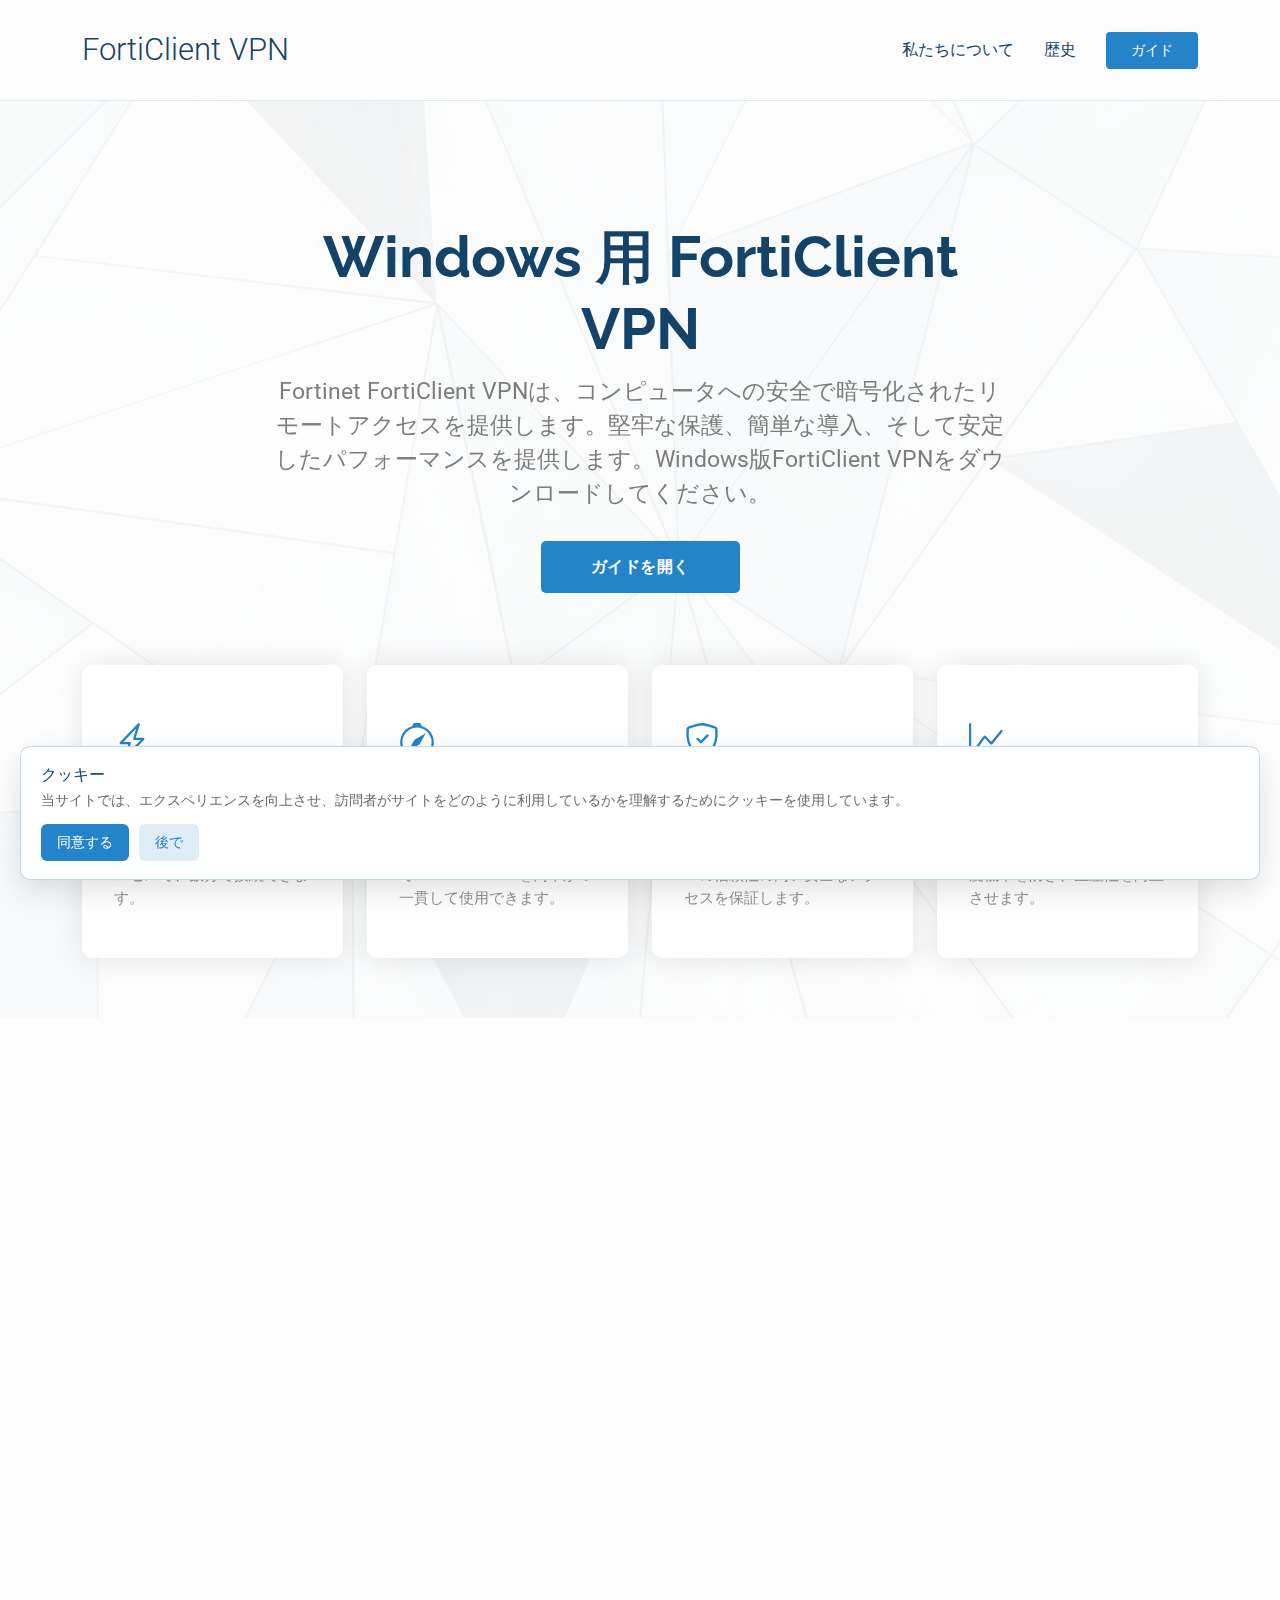
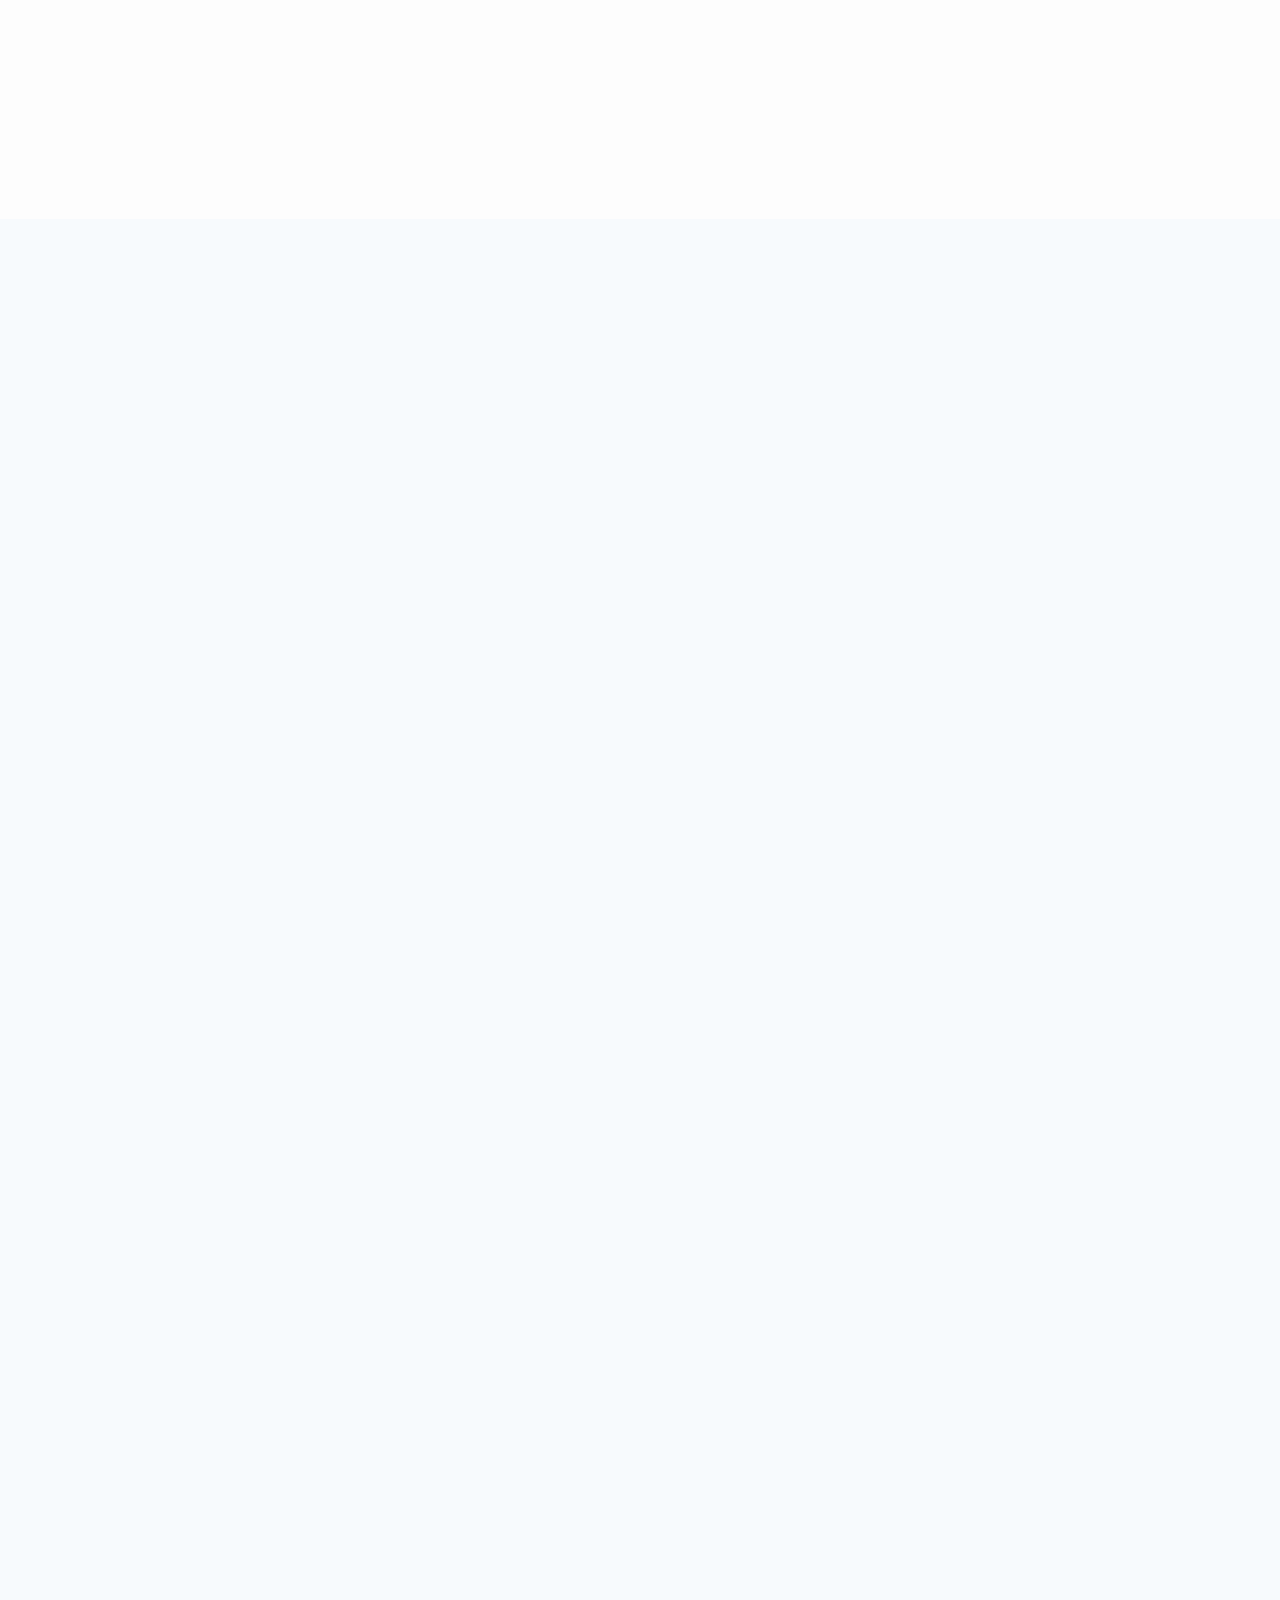
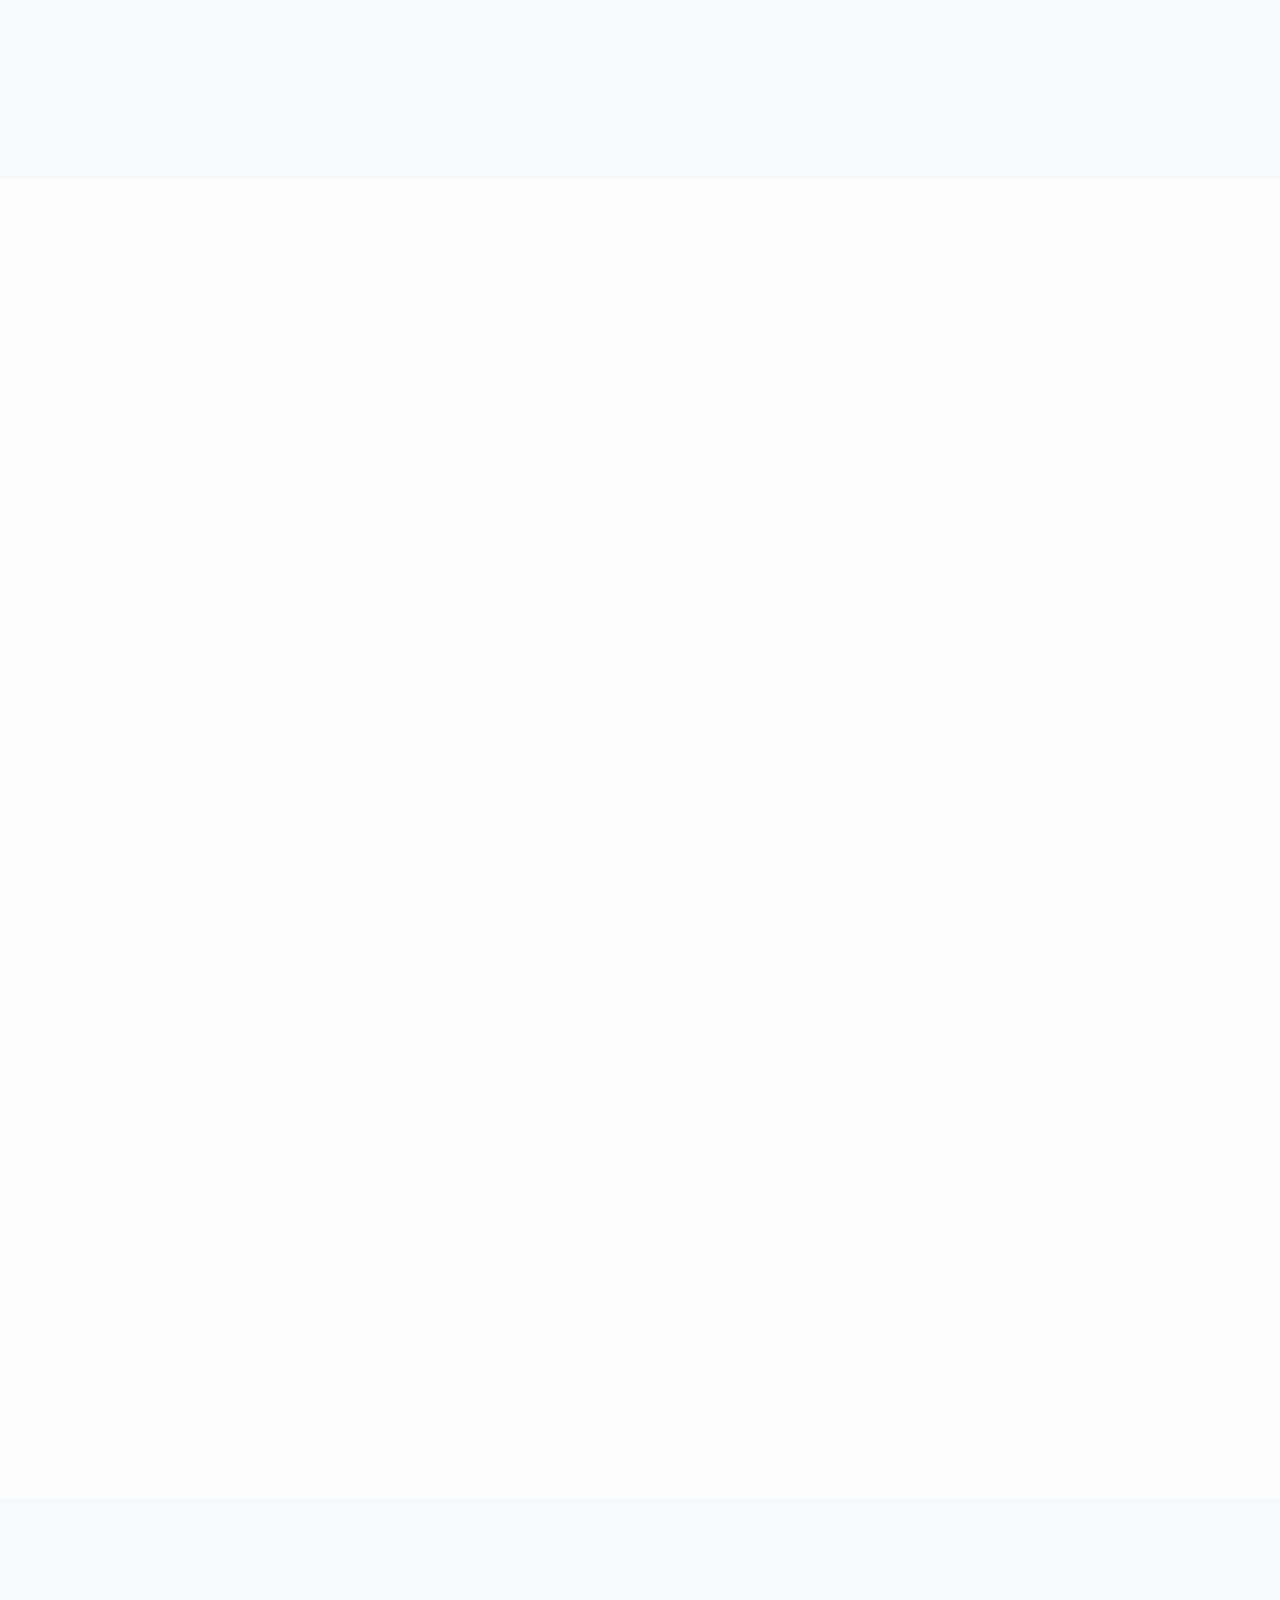
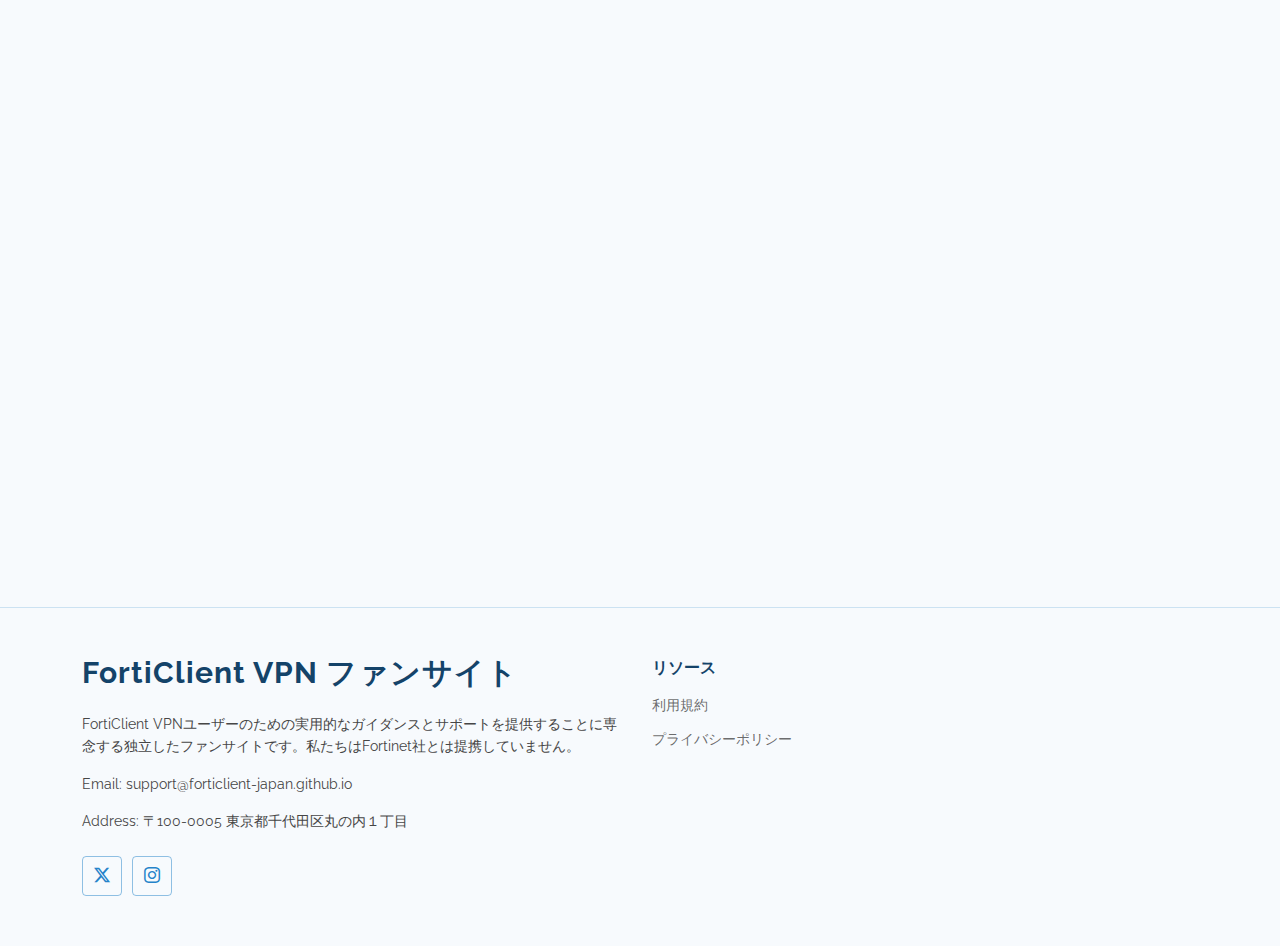
<file: index.html>
<!DOCTYPE html>
<html lang="ja">

<head>
  <meta name="msvalidate.01" content="61E36C0D5D10DA81AC1B5D55337C2CC4" />
  <meta charset="utf-8">
  <meta content="width=device-width, initial-scale=1.0" name="viewport">
  <title>Forticlient ダウンロード | Fortinet VPN</title>
  <meta name="description" content="Fortinet FortiClient VPNは、コンピュータへの安全で暗号化されたリモートアクセスを提供します。堅牢な保護、簡単な導入、そして安定したパフォーマンスを提供します。Windows版FortiClient VPNをダウンロードしてください。">
  <meta name="keywords" content="Forticlient VPN ダウンロード, forticlient download, fortinet VPN">

  <meta property="og:locale" content="ja_JP">
  <meta property="og:type" content="website">
  <meta property="og:title" content="Forticlient ダウンロード | Fortinet VPN">
  <meta property="og:description" content="Fortinet FortiClient VPNは、コンピュータへの安全で暗号化されたリモートアクセスを提供します。堅牢な保護、簡単な導入、そして安定したパフォーマンスを提供します。Windows版FortiClient VPNをダウンロードしてください。">
  <meta property="og:url" content="https://forticlient-japan.github.io/">
  <meta property="og:site_name" content="FortiClient VPN ファンサイト">
  <meta property="og:image" content="https://forticlient-japan.github.io/assets/img/hero-bg-abstract.jpg">

  <script type="application/ld+json">
    {
      "@context": "https://schema.org",
      "@type": "WebSite",
      "name": "FortiClient VPN ファンサイト",
      "url": "https://forticlient-japan.github.io/",
      "inLanguage": "ja",
      "description": "Fortinet FortiClient VPNは、コンピュータへの安全で暗号化されたリモートアクセスを提供します。堅牢な保護、簡単な導入、そして安定したパフォーマンスを提供します。Windows版FortiClient VPNをダウンロードしてください。"
    }
  </script>

  <!-- Favicons -->
  <link href="assets/img/favicon.ico" rel="icon">

  <!-- Fonts -->
  <link href="https://fonts.googleapis.com" rel="preconnect">
  <link href="https://fonts.gstatic.com" rel="preconnect" crossorigin>
  <link href="https://fonts.googleapis.com/css2?family=Roboto:ital,wght@0,100;0,300;0,400;0,500;0,700;0,900;1,100;1,300;1,400;1,500;1,700;1,900&family=Poppins:ital,wght@0,100;0,200;0,300;0,400;0,500;0,600;0,700;0,800;0,900;1,100;1,200;1,300;1,400;1,500;1,600;1,700;1,800;1,900&family=Raleway:ital,wght@0,100;0,200;0,300;0,400;0,500;0,600;0,700;0,800;0,900;1,100;1,200;1,300;1,400;1,500;1,600;1,700;1,800;1,900&display=swap" rel="stylesheet">

  <!-- Vendor CSS Files -->
  <link href="assets/vendor/bootstrap/css/bootstrap.min.css" rel="stylesheet">
  <link href="assets/vendor/bootstrap-icons/bootstrap-icons.css" rel="stylesheet">
  <link href="assets/vendor/aos/aos.css" rel="stylesheet">
  <link href="assets/vendor/glightbox/css/glightbox.min.css" rel="stylesheet">
  <link href="assets/vendor/swiper/swiper-bundle.min.css" rel="stylesheet">

  <!-- Main CSS File -->
  <link href="assets/css/main.css" rel="stylesheet">
  <link href="assets/css/custom.css" rel="stylesheet">
</head>

<body class="index-page">

  <header id="header" class="header d-flex align-items-center sticky-top">
    <div class="container-fluid container-xl position-relative d-flex align-items-center">

      <a href="index.html" class="logo d-flex align-items-center me-auto">
        <div class="sitename">FortiClient VPN</div>
      </a>

      <nav id="navmenu" class="navmenu">
        <ul>
          <li><a href="aboutus.html">私たちについて</a></li>
          <li><a href="history.html">歴史</a></li>
        </ul>
        <i class="mobile-nav-toggle d-xl-none bi bi-list"></i>
      </nav>

      <a class="btn-getstarted" href="guide/index.html">ガイド</a>

    </div>
  </header>

  <main class="main">

    <!-- Hero Section -->
    <section id="hero" class="hero section">

      <img src="assets/img/hero-bg-abstract.jpg" alt="セキュアなVPN接続" data-aos="fade-in">

      <div class="container">
        <div class="row justify-content-center" data-aos="zoom-out">
          <div class="col-xl-8 col-lg-10 text-center">
            <h1>Windows 用 FortiClient VPN</h1>
            <p>
              Fortinet FortiClient VPNは、コンピュータへの安全で暗号化されたリモートアクセスを提供します。堅牢な保護、簡単な導入、そして安定したパフォーマンスを提供します。Windows版FortiClient VPNをダウンロードしてください。
            </p>
          </div>
        </div>
        <div class="text-center" data-aos="zoom-out" data-aos-delay="100">
          <a href="guide/index.html" class="btn-get-started">ガイドを開く</a>
        </div>

        <div class="row gy-4 mt-5">
          <div class="col-md-6 col-lg-3" data-aos="zoom-out" data-aos-delay="100">
            <div class="icon-box">
              <div class="icon"><i class="bi bi-lightning-charge"></i></div>
              <h4 class="title"><a href="guide/index.html">迅速なインストール</a></h4>
              <p class="description">すべてのユーザー向けに設計された簡単なセットアッププロセスで、数分で接続できます。</p>
            </div>
          </div>

          <div class="col-md-6 col-lg-3" data-aos="zoom-out" data-aos-delay="200">
            <div class="icon-box">
              <div class="icon"><i class="bi bi-compass"></i></div>
              <h4 class="title"><a href="guide/index.html">使いやすいガイド</a></h4>
              <p class="description">ステップバイステップのガイドにより、すべてのデバイスでFortiClient VPNを簡単かつ一貫して使用できます。</p>
            </div>
          </div>

          <div class="col-md-6 col-lg-3" data-aos="zoom-out" data-aos-delay="300">
            <div class="icon-box">
              <div class="icon"><i class="bi bi-shield-check"></i></div>
              <h4 class="title"><a href="guide/index.html">堅牢なセキュリティ</a></h4>
              <p class="description">SSLおよびIPsec暗号化がデータを保護し、ネットワークへの信頼性の高い安全なアクセスを保証します。</p>
            </div>
          </div>

          <div class="col-md-6 col-lg-3" data-aos="zoom-out" data-aos-delay="400">
            <div class="icon-box">
              <div class="icon"><i class="bi bi-graph-up"></i></div>
              <h4 class="title"><a href="guide/index.html">高性能</a></h4>
              <p class="description">最適化されたルーティングにより、リモートワーク中の速度低下を防ぎ、生産性を向上させます。</p>
            </div>
          </div>

        </div>
      </div>

    </section>

    <!-- Deep Dive Section -->
    <section id="deep-dive" class="about section">

      <div class="container section-title" data-aos="fade-up">
        <h2>実用的なアプリケーション向けに構築</h2>
        <p>セキュリティは、生産性をサポートし、リモートユーザーを中断なく接続し続けるときに最も効果的です。</p>
      </div>

      <div class="container">
        <div class="row gy-4">
          <div class="col-lg-6 content" data-aos="fade-up" data-aos-delay="100">
            <p>
              FortiClient VPNは、複雑な設定なしで安全なリモートアクセスを必要とするチーム向けに設計されています。このクライアントは、強力な認証と暗号化を優先し、ユーザーがタスクに集中できるようにします。組織がFortinet VPNを選択すると、予測可能なアクセスコントロールとすべてのデバイスでの一貫したパフォーマンスの恩恵を受けます。信頼性の高いソリューションをお探しの場合は、forticlient downloadがより安全なネットワークへの第一歩です。
            </p>
            <p>
              私たちの目標は、技術的な概念をわかりやすいステップに単純化することです。新しい展開のためにFortiClient VPNをダウンロードする予定がある場合は、当社のガイドが明確な操作順序、推奨プロファイル設定、およびサポートリクエストを最小限に抑えるための一般的なトラブルシューティングのヒントを提供します。このアプローチは、オンボーディングプロセスを合理化し、チーム全体が初日から高いセキュリティ基準を順守することを保証します。Forticlient VPN ダウンロードのプロセスは、私たちのガイドで詳しく説明されています。
            </p>
            <ul>
              <li><i class="bi bi-check2-circle"></i> <span>SSLおよびIPsecトンネルの動作を簡単な言葉で理解します。</span></li>
              <li><i class="bi bi-check2-circle"></i> <span>信頼できる証明書を検証し、セキュリティポリシーを適用する方法を学びます。</span></li>
              <li><i class="bi bi-check2-circle"></i> <span>安定した高速接続を維持するための実用的なアドバイスを得ます。</span></li>
            </ul>
          </div>

          <div class="col-lg-6" data-aos="fade-up" data-aos-delay="200">
            <p>
              効果的なリモートアクセスは、セキュリティとパフォーマンスが統一されたシステムとして扱われるときに達成されます。Fortinet VPNは、堅牢なSSL/IPsecレイヤーを提供すると同時に、管理者にトラフィックフローに対する明確で一貫した制御を提供します。これにより、クリーンなユーザーエクスペリエンスが実現し、ITチームはアクセスパターンに対する可視性と制御を得て、コンプライアンスとセキュリティを確保します。
            </p>
            <p>
              FortiClient VPNは、クラウドアプリケーションと内部リソースの両方に依存する分散チームにとっても優れた選択肢です。クリーンなスプリットトンネリングポリシーの維持、複数のゲートウェイの管理、およびすべての機密データがエンドツーエンドで暗号化されたままであることの確認に関するドキュメントを提供します。forticlient vpnは、リモートワーカーの生産性と安全性を確保します。
            </p>
            <a href="guide/index.html" class="read-more"><span>ガイドを探す</span><i class="bi bi-arrow-right"></i></a>
          </div>
        </div>
      </div>

    </section>

    <!-- Highlights Section -->
    <section id="highlights" class="services section light-background">

      <div class="container section-title" data-aos="fade-up">
        <h2>FortiClient VPNの主な利点</h2>
        <p>FortiClient VPNは、強力な暗号化とシームレスなユーザーエクスペリエンスを組み合わせ、安全なリモートアクセスに理想的な選択肢です。</p>
      </div>

      <div class="container">
        <div class="row gy-4">

          <div class="col-lg-4 col-md-6" data-aos="fade-up" data-aos-delay="100">
            <div class="service-item item-cyan position-relative">
              <div class="icon">
                <svg width="100" height="100" viewBox="0 0 600 600" xmlns="http://www.w3.org/2000/svg">
                  <path stroke="none" stroke-width="0" fill="#f5f5f5" d="M300,521.0016835830174C376.1290562159157,517.8887921683347,466.0731472004068,529.7835943286574,510.70327084640275,468.03025145048787C554.3714126377745,407.6079735673963,508.03601936045806,328.9844924480964,491.2728898941984,256.3432110539036C474.5976632858925,184.082847569629,479.9380746630129,96.60480741107993,416.23090153303,58.64404602377083C348.86323505073057,18.502131276798302,261.93793281208167,40.57373210992963,193.5410806939664,78.93577620505333C130.42746243093433,114.334589627462,98.30271207620316,179.96522072025542,76.75703585869454,249.04625023123273C51.97151888228291,328.5150500222984,13.704378332031375,421.85034740162234,66.52175969318436,486.19268352777647C119.04800174914682,550.1803526380478,217.28368757567262,524.383925680826,300,521.0016835830174"></path>
                </svg>
                <i class="bi bi-journal-text"></i>
              </div>
              <h3>一元管理</h3>
              <p>設定とポリシーを簡単に管理し、チーム全体で一貫性のある予測可能なリモートアクセスを保証します。</p>
            </div>
          </div>

          <div class="col-lg-4 col-md-6" data-aos="fade-up" data-aos-delay="200">
            <div class="service-item item-orange position-relative">
              <div class="icon">
                <svg width="100" height="100" viewBox="0 0 600 600" xmlns="http://www.w3.org/2000/svg">
                  <path stroke="none" stroke-width="0" fill="#f5f5f5" d="M300,521.0016835830174C376.1290562159157,517.8887921683347,466.0731472004068,529.7835943286574,510.70327084640275,468.03025145048787C554.3714126377745,407.6079735673963,508.03601936045806,328.9844924480964,491.2728898941984,256.3432110539036C474.5976632858925,184.082847569629,479.9380746630129,96.60480741107993,416.23090153303,58.64404602377083C348.86323505073057,18.502131276798302,261.93793281208167,40.57373210992963,193.5410806939664,78.93577620505333C130.42746243093433,114.334589627462,98.30271207620316,179.96522072025542,76.75703585869454,249.04625023123273C51.97151888228291,328.5150500222984,13.704378332031375,421.85034740162234,66.52175969318436,486.19268352777647C119.04800174914682,550.1803526380478,217.28368757567262,524.383925680826,300,521.0016835830174"></path>
                </svg>
                <i class="bi bi-diagram-3"></i>
              </div>
              <h3>安全なVPNトンネル</h3>
              <p>FortiClient VPNは、SSLとIPsecトンネルの両方を使用して、ニーズに合わせた柔軟で安全な接続を提供します。</p>
            </div>
          </div>

          <div class="col-lg-4 col-md-6" data-aos="fade-up" data-aos-delay="300">
            <div class="service-item item-teal position-relative">
              <div class="icon">
                <svg width="100" height="100" viewBox="0 0 600 600" xmlns="http://www.w3.org/2000/svg">
                  <path stroke="none" stroke-width="0" fill="#f5f5f5" d="M300,521.0016835830174C376.1290562159157,517.8887921683347,466.0731472004068,529.7835943286574,510.70327084640275,468.03025145048787C554.3714126377745,407.6079735673963,508.03601936045806,328.9844924480964,491.2728898941984,256.3432110539036C474.5976632858925,184.082847569629,479.9380746630129,96.60480741107993,416.23090153303,58.64404602377083C348.86323505073057,18.502131276798302,261.93793281208167,40.57373210992963,193.5410806939664,78.93577620505333C130.42746243093433,114.334589627462,98.30271207620316,179.96522072025542,76.75703585869454,249.04625023123273C51.97151888228291,328.5150500222984,13.704378332031375,421.85034740162234,66.52175969318436,486.19268352777647C119.04800174914682,550.1803526380478,217.28368757567262,524.383925680826,300,521.0016835830174"></path>
                </svg>
                <i class="bi bi-clipboard-check"></i>
              </div>
              <h3>ポリシーベースのアクセス</h3>
              <p>セキュリティポリシーを実装および強制し、ユーザーの簡単なワークフローを維持しながらリスクを軽減します。</p>
            </div>
          </div>

          <div class="col-lg-4 col-md-6" data-aos="fade-up" data-aos-delay="400">
            <div class="service-item item-red position-relative">
              <div class="icon">
                <svg width="100" height="100" viewBox="0 0 600 600" xmlns="http://www.w3.org/2000/svg">
                  <path stroke="none" stroke-width="0" fill="#f5f5f5" d="M300,521.0016835830174C376.1290562159157,517.8887921683347,466.0731472004068,529.7835943286574,510.70327084640275,468.03025145048787C554.3714126377745,407.6079735673963,508.03601936045806,328.9844924480964,491.2728898941984,256.3432110539036C474.5976632858925,184.082847569629,479.9380746630129,96.60480741107993,416.23090153303,58.64404602377083C348.86323505073057,18.502131276798302,261.93793281208167,40.57373210992963,193.5410806939664,78.93577620505333C130.42746243093433,114.334589627462,98.30271207620316,179.96522072025542,76.75703585869454,249.04625023123273C51.97151888228291,328.5150500222984,13.704378332031375,421.85034740162234,66.52175969318436,486.19268352777647C119.04800174914682,550.1803526380478,217.28368757567262,524.383925680826,300,521.0016835830174"></path>
                </svg>
                <i class="bi bi-bullseye"></i>
              </div>
              <h3>効率的なトラフィックルーティング</h3>
              <p>スプリットトンネリングオプションは、機密性の高いトラフィックのみをVPN経由でルーティングすることで、ネットワークの負担を軽減します。</p>
            </div>
          </div>

          <div class="col-lg-4 col-md-6" data-aos="fade-up" data-aos-delay="500">
            <div class="service-item item-indigo position-relative">
              <div class="icon">
                <svg width="100" height="100" viewBox="0 0 600 600" xmlns="http://www.w3.org/2000/svg">
                  <path stroke="none" stroke-width="0" fill="#f5f5f5" d="M300,521.0016835830174C376.1290562159157,517.8887921683347,466.0731472004068,529.7835943286574,510.70327084640275,468.03025145048787C554.3714126377745,407.6079735673963,508.03601936045806,328.9844924480964,491.2728898941984,256.3432110539036C474.5976632858925,184.082847569629,479.9380746630129,96.60480741107993,416.23090153303,58.64404602377083C348.86323505073057,18.502131276798302,261.93793281208167,40.57373210992963,193.5410806939664,78.93577620505333C130.42746243093433,114.334589627462,98.30271207620316,179.96522072025542,76.75703585869454,249.04625023123273C51.97151888228291,328.5150500222984,13.704378332031375,421.85034740162234,66.52175969318436,486.19268352777647C119.04800174914682,550.1803526380478,217.28368757567262,524.383925680826,300,521.0016835830174"></path>
                </svg>
                <i class="bi bi-people"></i>
              </div>
              <h3>チーム対応</h3>
              <p>私たちのガイドとベストプラクティスは、あらゆるスキルレベルのユーザーが自信とセキュリティを持って接続するのに役立ちます。</p>
            </div>
          </div>

          <div class="col-lg-4 col-md-6" data-aos="fade-up" data-aos-delay="600">
            <div class="service-item item-pink position-relative">
              <div class="icon">
                <svg width="100" height="100" viewBox="0 0 600 600" xmlns="http://www.w3.org/2000/svg">
                  <path stroke="none" stroke-width="0" fill="#f5f5f5" d="M300,521.0016835830174C376.1290562159157,517.8887921683347,466.0731472004068,529.7835943286574,510.70327084640275,468.03025145048787C554.3714126377745,407.6079735673963,508.03601936045806,328.9844924480964,491.2728898941984,256.3432110539036C474.5976632858925,184.082847569629,479.9380746630129,96.60480741107993,416.23090153303,58.64404602377083C348.86323505073057,18.502131276798302,261.93793281208167,40.57373210992963,193.5410806939664,78.93577620505333C130.42746243093433,114.334589627462,98.30271207620316,179.96522072025542,76.75703585869454,249.04625023123273C51.97151888228291,328.5150500222984,13.704378332031375,421.85034740162234,66.52175969318436,486.19268352777647C119.04800174914682,550.1803526380478,217.28368757567262,524.383925680826,300,521.0016835830174"></path>
                </svg>
                <i class="bi bi-heart"></i>
              </div>
              <h3>コミュニティ主導のサポート</h3>
              <p>迅速な解決策を求めるFortiClient VPNユーザーに、ファン主導のガイダンスと実用的なヒントを提供します。</p>
            </div>
          </div>

        </div>
      </div>

    </section>

    <!-- Content Section -->
    <section class="section light-background">
      <div class="container" data-aos="fade-up">
        <div class="row gy-4 align-items-center">
          <div class="col-lg-6" data-aos="fade-up" data-aos-delay="100">
            <img src="assets/img/about.jpg" class="img-fluid rounded-4" alt="FortiClient VPNクライアントの概要">
          </div>
          <div class="col-lg-6" data-aos="fade-up" data-aos-delay="200">
            <h3>なぜチームはFortiClient VPNを好むのか</h3>
            <p>
              現代の組織には、複雑ではなく信頼性の高いVPNクライアントが必要です。FortiClient VPNは、明確なステータスインジケーター、迅速な再接続、予測可能なルーティングで優れています。ユーザーは保護されている時期を簡単に確認でき、ITチームは複雑なメニューをナビゲートすることなくトンネルのステータスを確認できます。
            </p>
            <p>
              このファンサイトは教育に専念しています。実際の設定アドバイスをまとめ、SSLおよびIPsec暗号化の実用的な応用を説明し、摩擦を最小限に抑える構成パターンを共有します。私たちの使命は、チームが日常業務を損なうことなく安全を確保できるよう支援することです。forticlient downloadは、ガイドを通じて開始できます。
            </p>
            <p>
              展開する前に、ガイドから始め、トラブルシューティングのチェックリストを確認し、アクセスポリシーを定義することをお勧めします。適切な計画により、スムーズな初期展開が保証され、一貫した長期的な安全なアクセスのための基盤が確立されます。
            </p>
          </div>
        </div>
      </div>
    </section>

    <!-- Comparison Section -->
    <section id="comparison" class="section">
      <div class="container section-title" data-aos="fade-up">
        <h2>比較</h2>
        <p>FortiClient VPNが他の一般的なリモートアクセスソリューションとどのように比較されるかをご覧ください。</p>
      </div>

      <div class="container" data-aos="fade-up" data-aos-delay="100">
        <div class="table-responsive comparison-table">
          <table class="table align-middle mb-0">
            <thead>
              <tr>
                <th>機能</th>
                <th>FortiClient VPN</th>
                <th>Cisco AnyConnect</th>
                <th>OpenVPN</th>
              </tr>
            </thead>
            <tbody>
              <tr>
                <td class="feature-name" data-label="Feature">セットアップの容易さ</td>
                <td class="compare-cell" data-label="FortiClient VPN"><span class="best-choice">ガイド付きで高速</span></td>
                <td class="compare-cell" data-label="Cisco AnyConnect">重いポリシー設定が必要</td>
                <td class="compare-cell" data-label="OpenVPN">手動で複雑なプロファイル設定</td>
              </tr>
              <tr>
                <td class="feature-name" data-label="Feature">トンネリングプロトコル</td>
                <td class="compare-cell" data-label="FortiClient VPN"><span class="best-choice">SSL & IPsec</span></td>
                <td class="compare-cell" data-label="Cisco AnyConnect">ライセンスに依存</td>
                <td class="compare-cell" data-label="OpenVPN">設定により大きく異なる</td>
              </tr>
              <tr>
                <td class="feature-name" data-label="Feature">ユーザーエクスペリエンス</td>
                <td class="compare-cell" data-label="FortiClient VPN"><span class="best-choice">クリーンで直感的</span></td>
                <td class="compare-cell" data-label="Cisco AnyConnect">多くの場合、複雑で雑然としたUI</td>
                <td class="compare-cell" data-label="OpenVPN">技術的でユーザーフレンドリーではない</td>
              </tr>
              <tr>
                <td class="feature-name" data-label="Feature">管理者コントロール</td>
                <td class="compare-cell" data-label="FortiClient VPN"><span class="best-choice">明確なレポートと可視性</span></td>
                <td class="compare-cell" data-label="Cisco AnyConnect">広範なツールが必要</td>
                <td class="compare-cell" data-label="OpenVPN">初期設定によって制限される</td>
              </tr>
              <tr>
                <td class="feature-name" data-label="Feature">サポートリソース</td>
                <td class="compare-cell" data-label="FortiClient VPN"><span class="best-choice">包括的なガイドライブラリ</span></td>
                <td class="compare-cell" data-label="Cisco AnyConnect">主に企業向け</td>
                <td class="compare-cell" data-label="OpenVPN">コミュニティベースのサポートのみ</td>
              </tr>
            </tbody>
          </table>
        </div>
        <p class="mt-3">
          堅牢なセキュリティと日常的な使いやすさのバランスを求めるチームにとって、FortiClient VPNは明確で実用的な選択肢です。
        </p>
      </div>
    </section>

    <!-- Testimonials Section -->
    <section id="testimonials" class="testimonials section">
      <div class="container section-title" data-aos="fade-up">
        <h2>ユーザーの声</h2>
        <p>安全な毎日のリモートアクセスにFortiClient VPNを頼りにしている専門家の声をお聞きください。</p>
      </div>

      <div class="container" data-aos="fade-up" data-aos-delay="100">

        <div class="swiper init-swiper" data-speed="600" data-delay="5000" data-breakpoints="{ "320": { "slidesPerView": 1, "spaceBetween": 40 }, "1200": { "slidesPerView": 3, "spaceBetween": 40 } }">
          <script type="application/json" class="swiper-config">
            {
              "loop": true,
              "speed": 600,
              "autoplay": {
                "delay": 5000
              },
              "slidesPerView": "auto",
              "pagination": {
                "el": ".swiper-pagination",
                "type": "bullets",
                "clickable": true
              },
              "breakpoints": {
                "320": {
                  "slidesPerView": 1,
                  "spaceBetween": 40
                },
                "1200": {
                  "slidesPerView": 3,
                  "spaceBetween": 20
                }
              }
            }
          </script>
          <div class="swiper-wrapper">

            <div class="swiper-slide">
              <div class="testimonial-item">
                <p>
                  <i class="bi bi-quote quote-icon-left"></i>
                  <span>FortiClient VPNは、私たちのリモートチームに、広範なトレーニングを必要とせずに安全に接続するための一貫した簡単な方法を提供してくれます。ただ機能するだけです。</span>
                  <i class="bi bi-quote quote-icon-right"></i>
                </p>
                <img src="assets/img/testimonials/testimonials-1.jpg" class="testimonial-img" alt="ユーザーのポートレート">
                <h3>佐藤さん</h3>
                <h4>ITマネージャー</h4>
              </div>
            </div>

            <div class="swiper-slide">
              <div class="testimonial-item">
                <p>
                  <i class="bi bi-quote quote-icon-left"></i>
                  <span>Fortinet VPNの使用は画期的でした。信頼性の低いネットワークでも安定しており、旅行中のワークフローが中断されません。</span>
                  <i class="bi bi-quote quote-icon-right"></i>
                </p>
                <img src="assets/img/testimonials/testimonials-2.jpg" class="testimonial-img" alt="ユーザーのポートレート">
                <h3>鈴木さん</h3>
                <h4>サイバーセキュリティコンサルタント</h4>
              </div>
            </div>

            <div class="swiper-slide">
              <div class="testimonial-item">
                <p>
                  <i class="bi bi-quote quote-icon-left"></i>
                  <span>forticlient downloadのガイドに従い、わずか一午後でチーム全体をオンボーディングしました。プロセスはシームレスでした。</span>
                  <i class="bi bi-quote quote-icon-right"></i>
                </p>
                <img src="assets/img/testimonials/testimonials-3.jpg" class="testimonial-img" alt="ユーザーのポートレート">
                <h3>高橋さん</h3>
                <h4>プロジェクトリーダー</h4>
              </div>
            </div>

          </div>
          <div class="swiper-pagination"></div>
        </div>

      </div>

    </section>

    <!-- Faq Section -->
    <section id="faq" class="faq section light-background">
      <div class="container section-title" data-aos="fade-up">
        <h2>FortiClient VPN FAQ</h2>
        <p>FortiClient VPNと安全なリモートアクセスに関する一般的な質問への回答をご覧ください。</p>
      </div>

      <div class="container">
        <div class="row justify-content-center">
          <div class="col-lg-10" data-aos="fade-up" data-aos-delay="100">
            <div class="faq-container">

              <div class="faq-item faq-active">
                <h3>FortiClientとFortinet VPNの違いは何ですか？</h3>
                <div class="faq-content">
                  <p>FortiClientは、Fortinet VPN機能を含むエンドポイントアプリケーションです。「Fortinet VPN」という用語は、多くの場合、Fortinetが提供する全体的な安全な接続技術を指します。</p>
                </div>
                <i class="faq-toggle bi bi-chevron-right"></i>
              </div>

              <div class="faq-item">
                <h3>安全なforticlient downloadリンクはどこにありますか？</h3>
                <div class="faq-content">
                  <p>インストーラーが本物で安全であることを確認するために、常に公式サイトまたは組織からの信頼できるガイダンスを通じてFortiClientをダウンロードしてください。</p>
                </div>
                <i class="faq-toggle bi bi-chevron-right"></i>
              </div>

              <div class="faq-item">
                <h3>FortiClient VPNはモバイルとデスクトップの両方で動作しますか？</h3>
                <div class="faq-content">
                  <p>はい、FortiClient VPNは、Windows、macOS、Android、iOSなど、さまざまなオペレーティングシステムをサポートしており、チームはどのデバイスでも接続を維持できます。</p>
                </div>
                <i class="faq-toggle bi bi-chevron-right"></i>
              </div>

              <div class="faq-item">
                <h3>FortiClient VPN接続を安定させるにはどうすればよいですか？</h3>
                <div class="faq-content">
                  <p>安定した接続のためには、一貫した構成プロファイルを使用し、ネットワーク時刻設定が正確であることを確認し、ガイドのトラブルシューティングチェックリストを参照してください。</p>
                </div>
                <i class="faq-toggle bi bi-chevron-right"></i>
              </div>

              <div class="faq-item">
                <h3>Fortinet VPNでスプリットトンネリングを使用できますか？</h3>
                <div class="faq-content">
                  <p>はい、FortiClient VPNではスプリットトンネリング構成が可能です。これは、機密トラフィックを暗号化し、他のアクティビティの帯域幅を節約するために、セキュリティポリシーに基づいて設定できます。</p>
                </div>
                <i class="faq-toggle bi bi-chevron-right"></i>
              </div>

            </div>
          </div>
        </div>
      </div>

    </section>

  </main>

  <footer id="footer" class="footer light-background">

    <div class="container footer-top">
      <div class="row gy-4">
        <div class="col-lg-6 col-md-12 footer-about">
          <a href="index.html" class="logo d-flex align-items-center">
            <span class="sitename">FortiClient VPN ファンサイト</span>
          </a>
          <p>FortiClient VPNユーザーのための実用的なガイダンスとサポートを提供することに専念する独立したファンサイトです。私たちはFortinet社とは提携していません。</p>
          <p>Email: support@forticlient-japan.github.io</p>
          <p>Address: 〒100-0005 東京都千代田区丸の内１丁目</p>
          <div class="social-links d-flex mt-4">
            <a href="https://twitter.com/itmedia_news" aria-label="Twitter"><i class="bi bi-twitter-x"></i></a>
            <a href="https://www.instagram.com/microsoft/" aria-label="Instagram"><i class="bi bi-instagram"></i></a>
          </div>
        </div>

        <div class="col-lg-3 col-6 footer-links">
          <h4>リソース</h4>
          <ul>
            <li><a href="terms-of-use.html">利用規約</a></li>
            <li><a href="privacy.html">プライバシーポリシー</a></li>
          </ul>
        </div>
      </div>
    </div>

  </footer>

  <!-- Cookie Banner -->
  <div class="cookie-banner" role="dialog" aria-live="polite" aria-label="Cookie notice">
    <h4>クッキー</h4>
    <p>当サイトでは、エクスペリエンスを向上させ、訪問者がサイトをどのように利用しているかを理解するためにクッキーを使用しています。</p>
    <div class="cookie-actions">
      <button class="cookie-btn cookie-accept" type="button">同意する</button>
      <button class="cookie-btn secondary cookie-later" type="button">後で</button>
    </div>
  </div>

  <!-- Scroll Top -->
  <a href="#" id="scroll-top" class="scroll-top d-flex align-items-center justify-content-center"><i class="bi bi-arrow-up-short"></i></a>

  <!-- Preloader -->
  <div id="preloader"></div>

  <!-- Vendor JS Files -->
  <script src="assets/vendor/bootstrap/js/bootstrap.bundle.min.js"></script>
  <script src="assets/vendor/php-email-form/validate.js"></script>
  <script src="assets/vendor/aos/aos.js"></script>
  <script src="assets/vendor/purecounter/purecounter_vanilla.js"></script>
  <script src="assets/vendor/glightbox/js/glightbox.min.js"></script>
  <script src="assets/vendor/swiper/swiper-bundle.min.js"></script>
  <script src="assets/vendor/imagesloaded/imagesloaded.pkgd.min.js"></script>
  <script src="assets/vendor/isotope-layout/isotope.pkgd.min.js"></script>

  <!-- Main JS File -->
  <script src="assets/js/main.js"></script>

</body>

</html>
</file>
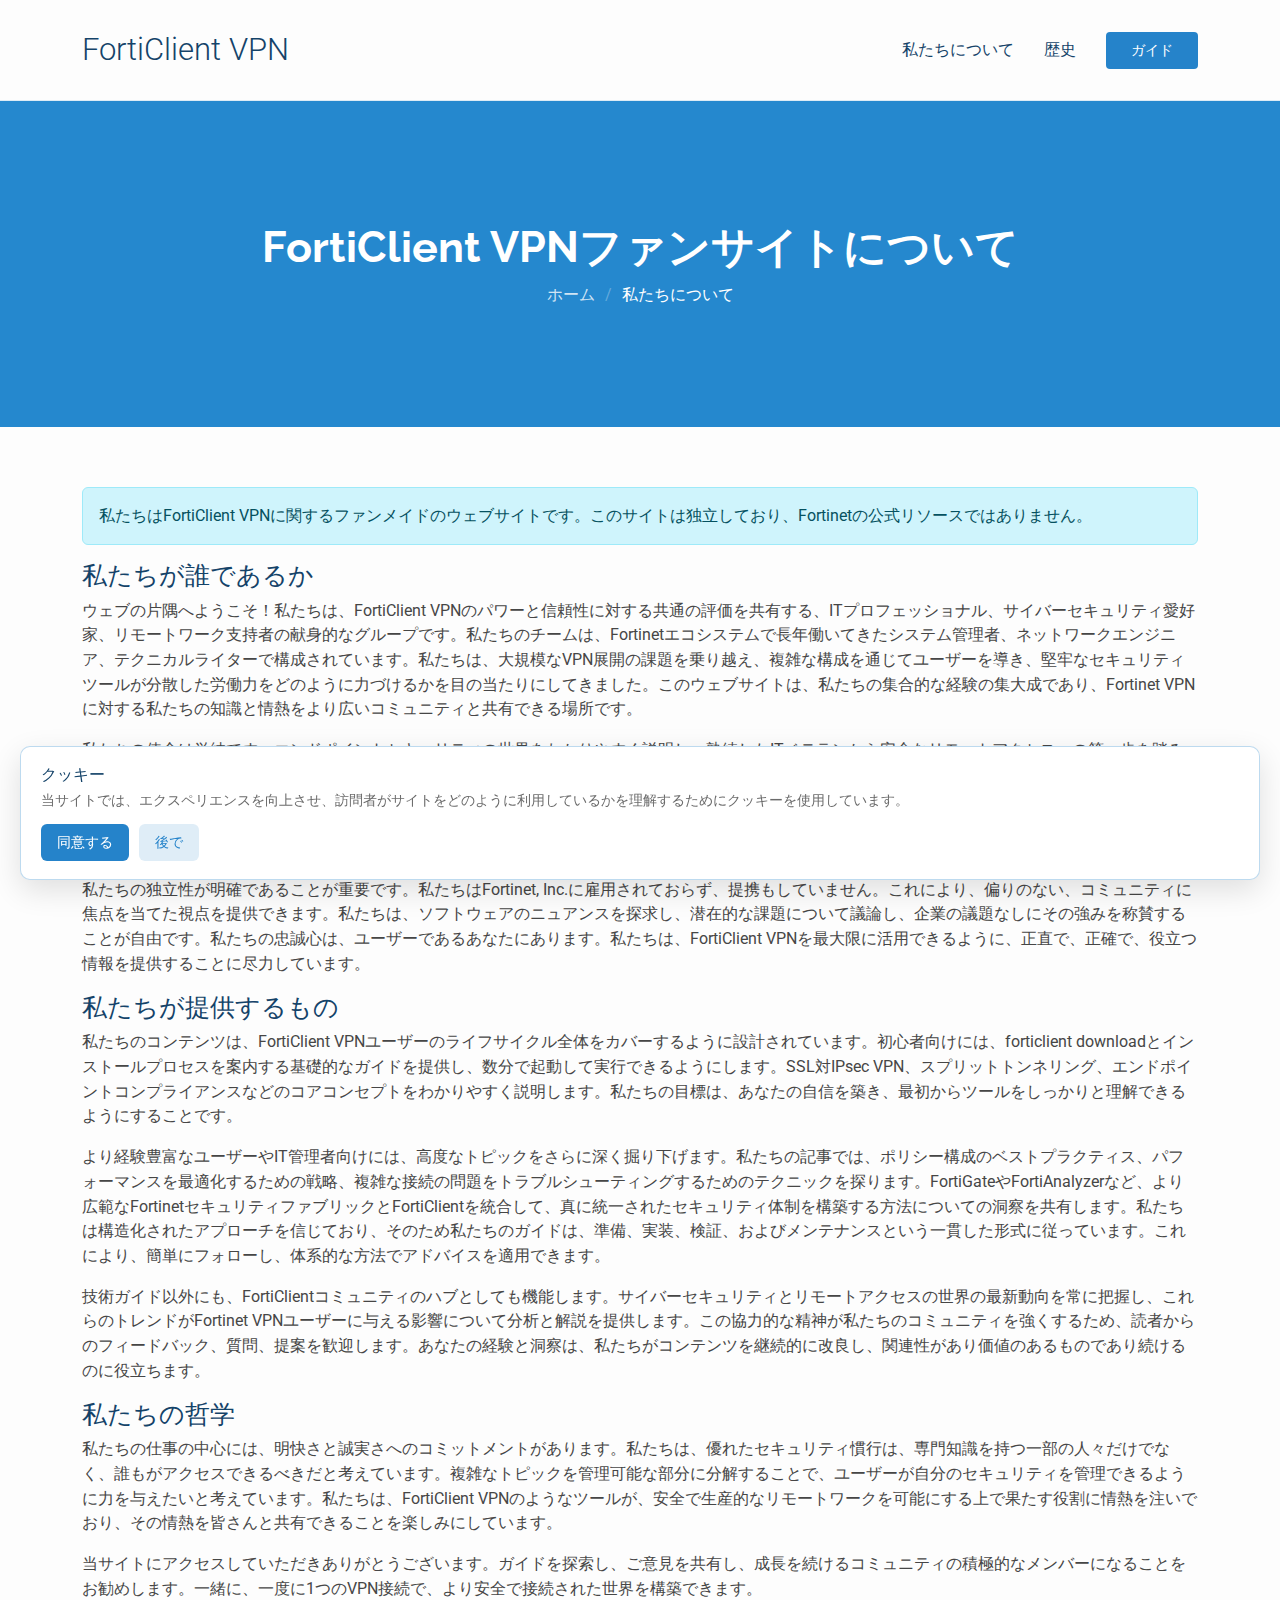
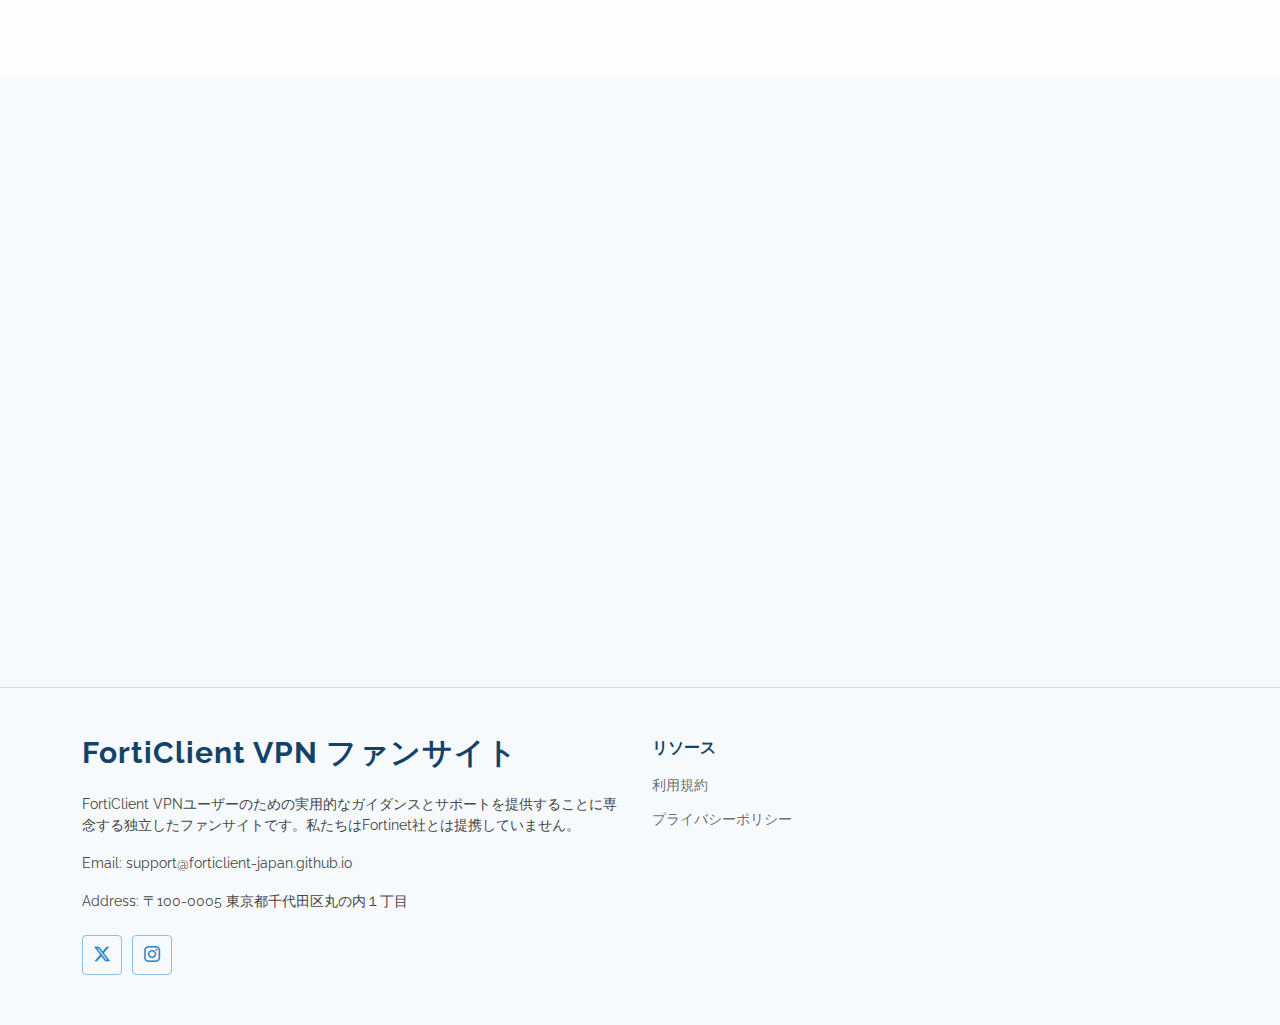
<file: aboutus.html>
<!DOCTYPE html>
<html lang="ja">

<head>
  <meta charset="utf-8">
  <meta content="width=device-width, initial-scale=1.0" name="viewport">
  <title>FortiClient VPN ファンサイトについて</title>
  <meta name="description" content="私たちのFortiClient VPNファンサイトの背後にあるチームに会いましょう。私たちは、Fortinet VPNユーザーに実用的なガイド、セキュリティのヒント、サポートを提供することに専念するIT愛好家のグループです。">
  <meta name="keywords" content="forticlient vpn, fortinet vpn, 私たちについて, ファンサイト">

  <meta property="og:locale" content="ja_JP">
  <meta property="og:type" content="article">
  <meta property="og:title" content="FortiClient VPN ファンサイトについて">
  <meta property="og:description" content="私たちのFortiClient VPNファンサイトの背後にあるチームに会いましょう。私たちは、Fortinet VPNユーザーに実用的なガイド、セキュリティのヒント、サポートを提供することに専念するIT愛好家のグループです。">
  <meta property="og:url" content="https://forticlient-japan.github.io/aboutus.html">
  <meta property="og:site_name" content="FortiClient VPN ファンサイト">
  <meta property="og:image" content="https://forticlient-japan.github.io/assets/img/about.jpg">

  <script type="application/ld+json">
    {
      "@context": "https://schema.org",
      "@type": "WebPage",
      "name": "FortiClient VPN ファンサイトについて",
      "url": "https://forticlient-japan.github.io/aboutus.html",
      "inLanguage": "ja",
      "description": "私たちのFortiClient VPNファンサイトの背後にあるチームに会いましょう。私たちは、Fortinet VPNユーザーに実用的なガイド、セキュリティのヒント、サポートを提供することに専念するIT愛好家のグループです。"
    }
  </script>

  <!-- Favicons -->
  <link href="assets/img/favicon.ico" rel="icon">

  <!-- Fonts -->
  <link href="https://fonts.googleapis.com" rel="preconnect">
  <link href="https://fonts.gstatic.com" rel="preconnect" crossorigin>
  <link href="https://fonts.googleapis.com/css2?family=Roboto:ital,wght@0,100;0,300;0,400;0,500;0,700;0,900;1,100;1,300;1,400;1,500;1,700;1,900&family=Poppins:ital,wght@0,100;0,200;0,300;0,400;0,500;0,600;0,700;0,800;0,900;1,100;1,200;1,300;1,400;1,500;1,600;1,700;1,800;1,900&family=Raleway:ital,wght@0,100;0,200;0,300;0,400;0,500;0,600;0,700;0,800;0,900;1,100;1,200;1,300;1,400;1,500;1,600;1,700;1,800;1,900&display=swap" rel="stylesheet">

  <!-- Vendor CSS Files -->
  <link href="assets/vendor/bootstrap/css/bootstrap.min.css" rel="stylesheet">
  <link href="assets/vendor/bootstrap-icons/bootstrap-icons.css" rel="stylesheet">
  <link href="assets/vendor/aos/aos.css" rel="stylesheet">
  <link href="assets/vendor/glightbox/css/glightbox.min.css" rel="stylesheet">
  <link href="assets/vendor/swiper/swiper-bundle.min.css" rel="stylesheet">

  <!-- Main CSS File -->
  <link href="assets/css/main.css" rel="stylesheet">
  <link href="assets/css/custom.css" rel="stylesheet">
</head>

<body class="starter-page-page">

  <header id="header" class="header d-flex align-items-center sticky-top">
    <div class="container-fluid container-xl position-relative d-flex align-items-center">

      <a href="index.html" class="logo d-flex align-items-center me-auto">
        <div class="sitename">FortiClient VPN</div>
      </a>

      <nav id="navmenu" class="navmenu">
        <ul>
          <li><a href="aboutus.html">私たちについて</a></li>
          <li><a href="history.html">歴史</a></li>
        </ul>
        <i class="mobile-nav-toggle d-xl-none bi bi-list"></i>
      </nav>

      <a class="btn-getstarted" href="guide/index.html">ガイド</a>

    </div>
  </header>

  <main class="main">

    <div class="page-title accent-background">
      <div class="container">
        <h1>FortiClient VPNファンサイトについて</h1>
        <nav class="breadcrumbs">
          <ol>
            <li><a href="index.html">ホーム</a></li>
            <li class="current">私たちについて</li>
          </ol>
        </nav>
      </div>
    </div>

    <section class="section">
      <div class="container" data-aos="fade-up">
        <div class="alert alert-info" role="alert">
          私たちはFortiClient VPNに関するファンメイドのウェブサイトです。このサイトは独立しており、Fortinetの公式リソースではありません。
        </div>
        <h2>私たちが誰であるか</h2>
        <p>
          ウェブの片隅へようこそ！私たちは、FortiClient VPNのパワーと信頼性に対する共通の評価を共有する、ITプロフェッショナル、サイバーセキュリティ愛好家、リモートワーク支持者の献身的なグループです。私たちのチームは、Fortinetエコシステムで長年働いてきたシステム管理者、ネットワークエンジニア、テクニカルライターで構成されています。私たちは、大規模なVPN展開の課題を乗り越え、複雑な構成を通じてユーザーを導き、堅牢なセキュリティツールが分散した労働力をどのように力づけるかを目の当たりにしてきました。このウェブサイトは、私たちの集合的な経験の集大成であり、Fortinet VPNに対する私たちの知識と情熱をより広いコミュニティと共有できる場所です。
        </p>
        <p>
          私たちの使命は単純です。エンドポイントセキュリティの世界をわかりやすく説明し、熟練したITベテランから安全なリモートアクセスへの第一歩を踏み出す人々まで、誰もがFortiClient VPNにアクセスできるようにすることです。私たちは、テクノロジーが理解され、効果的に使用されるときに最高であると信じています。そのため、私たちは明確で、簡潔で、実用的なコンテンツを作成することに重点を置いています。私たちは、難解な技術用語を避け、代わりに、すぐに適用できるステップバイステップのガイド、実世界の例、および実用的なヒントを提供します。迅速なforticlient downloadリンクを探している場合でも、高度な構成に関する詳細なチュートリアルを探している場合でも、私たちの目標は、あなたの信頼できるリソースになることです。
        </p>
        <p>
          私たちの独立性が明確であることが重要です。私たちはFortinet, Inc.に雇用されておらず、提携もしていません。これにより、偏りのない、コミュニティに焦点を当てた視点を提供できます。私たちは、ソフトウェアのニュアンスを探求し、潜在的な課題について議論し、企業の議題なしにその強みを称賛することが自由です。私たちの忠誠心は、ユーザーであるあなたにあります。私たちは、FortiClient VPNを最大限に活用できるように、正直で、正確で、役立つ情報を提供することに尽力しています。
        </p>
        <h2>私たちが提供するもの</h2>
        <p>
          私たちのコンテンツは、FortiClient VPNユーザーのライフサイクル全体をカバーするように設計されています。初心者向けには、forticlient downloadとインストールプロセスを案内する基礎的なガイドを提供し、数分で起動して実行できるようにします。SSL対IPsec VPN、スプリットトンネリング、エンドポイントコンプライアンスなどのコアコンセプトをわかりやすく説明します。私たちの目標は、あなたの自信を築き、最初からツールをしっかりと理解できるようにすることです。
        </p>
        <p>
          より経験豊富なユーザーやIT管理者向けには、高度なトピックをさらに深く掘り下げます。私たちの記事では、ポリシー構成のベストプラクティス、パフォーマンスを最適化するための戦略、複雑な接続の問題をトラブルシューティングするためのテクニックを探ります。FortiGateやFortiAnalyzerなど、より広範なFortinetセキュリティファブリックとFortiClientを統合して、真に統一されたセキュリティ体制を構築する方法についての洞察を共有します。私たちは構造化されたアプローチを信じており、そのため私たちのガイドは、準備、実装、検証、およびメンテナンスという一貫した形式に従っています。これにより、簡単にフォローし、体系的な方法でアドバイスを適用できます。
        </p>
        <p>
          技術ガイド以外にも、FortiClientコミュニティのハブとしても機能します。サイバーセキュリティとリモートアクセスの世界の最新動向を常に把握し、これらのトレンドがFortinet VPNユーザーに与える影響について分析と解説を提供します。この協力的な精神が私たちのコミュニティを強くするため、読者からのフィードバック、質問、提案を歓迎します。あなたの経験と洞察は、私たちがコンテンツを継続的に改良し、関連性があり価値のあるものであり続けるのに役立ちます。
        </p>
        <h2>私たちの哲学</h2>
        <p>
          私たちの仕事の中心には、明快さと誠実さへのコミットメントがあります。私たちは、優れたセキュリティ慣行は、専門知識を持つ一部の人々だけでなく、誰もがアクセスできるべきだと考えています。複雑なトピックを管理可能な部分に分解することで、ユーザーが自分のセキュリティを管理できるように力を与えたいと考えています。私たちは、FortiClient VPNのようなツールが、安全で生産的なリモートワークを可能にする上で果たす役割に情熱を注いでおり、その情熱を皆さんと共有できることを楽しみにしています。
        </p>
        <p>
          当サイトにアクセスしていただきありがとうございます。ガイドを探索し、ご意見を共有し、成長を続けるコミュニティの積極的なメンバーになることをお勧めします。一緒に、一度に1つのVPN接続で、より安全で接続された世界を構築できます。
        </p>
      </div>
    </section>

    <section class="contact section light-background">
      <div class="container" data-aos="fade-up" data-aos-delay="100">
        <div class="section-title">
          <h2>チームへのお問い合わせ</h2>
          <p>メッセージを送信していただければ、数営業日以内に返信いたします。</p>
        </div>

        <div class="row gy-4 justify-content-center">
          <div class="col-lg-8">
            <form class="php-email-form js-fake-form" data-aos="fade-up" data-aos-delay="200">
              <div class="row gy-4">

                <div class="col-md-6">
                  <input type="text" name="name" class="form-control" placeholder="名前" required>
                </div>

                <div class="col-md-6">
                  <input type="email" class="form-control" name="email" placeholder="Eメール" required>
                </div>

                <div class="col-md-12">
                  <input type="text" class="form-control" name="subject" placeholder="件名" required>
                </div>

                <div class="col-md-12">
                  <textarea class="form-control" name="message" rows="6" placeholder="メッセージ" required></textarea>
                </div>

                <div class="col-md-12 text-center">
                  <div class="sent-message">メッセージが送信されました。返信には最大3日かかる場合があります。</div>
                  <button type="submit">メッセージを送信</button>
                </div>

              </div>
            </form>
          </div>
        </div>
      </div>
    </section>

  </main>

  <footer id="footer" class="footer light-background">

    <div class="container footer-top">
      <div class="row gy-4">
        <div class="col-lg-6 col-md-12 footer-about">
          <a href="index.html" class="logo d-flex align-items-center">
            <span class="sitename">FortiClient VPN ファンサイト</span>
          </a>
          <p>FortiClient VPNユーザーのための実用的なガイダンスとサポートを提供することに専念する独立したファンサイトです。私たちはFortinet社とは提携していません。</p>
          <p>Email: support@forticlient-japan.github.io</p>
          <p>Address: 〒100-0005 東京都千代田区丸の内１丁目</p>
          <div class="social-links d-flex mt-4">
            <a href="https://twitter.com/itmedia_news" aria-label="Twitter"><i class="bi bi-twitter-x"></i></a>
            <a href="https://www.instagram.com/microsoft/" aria-label="Instagram"><i class="bi bi-instagram"></i></a>
          </div>
        </div>

        <div class="col-lg-3 col-6 footer-links">
          <h4>リソース</h4>
          <ul>
            <li><a href="terms-of-use.html">利用規約</a></li>
            <li><a href="privacy.html">プライバシーポリシー</a></li>
          </ul>
        </div>
      </div>
    </div>

  </footer>

  <!-- Cookie Banner -->
  <div class="cookie-banner" role="dialog" aria-live="polite" aria-label="Cookie notice">
    <h4>クッキー</h4>
    <p>当サイトでは、エクスペリエンスを向上させ、訪問者がサイトをどのように利用しているかを理解するためにクッキーを使用しています。</p>
    <div class="cookie-actions">
      <button class="cookie-btn cookie-accept" type="button">同意する</button>
      <button class="cookie-btn secondary cookie-later" type="button">後で</button>
    </div>
  </div>

  <!-- Scroll Top -->
  <a href="#" id="scroll-top" class="scroll-top d-flex align-items-center justify-content-center"><i class="bi bi-arrow-up-short"></i></a>

  <!-- Preloader -->
  <div id="preloader"></div>

  <!-- Vendor JS Files -->
  <script src="assets/vendor/bootstrap/js/bootstrap.bundle.min.js"></script>
  <script src="assets/vendor/php-email-form/validate.js"></script>
  <script src="assets/vendor/aos/aos.js"></script>
  <script src="assets/vendor/purecounter/purecounter_vanilla.js"></script>
  <script src="assets/vendor/glightbox/js/glightbox.min.js"></script>
  <script src="assets/vendor/swiper/swiper-bundle.min.js"></script>
  <script src="assets/vendor/imagesloaded/imagesloaded.pkgd.min.js"></script>
  <script src="assets/vendor/isotope-layout/isotope.pkgd.min.js"></script>

  <!-- Main JS File -->
  <script src="assets/js/main.js"></script>

</body>

</html>
</file>
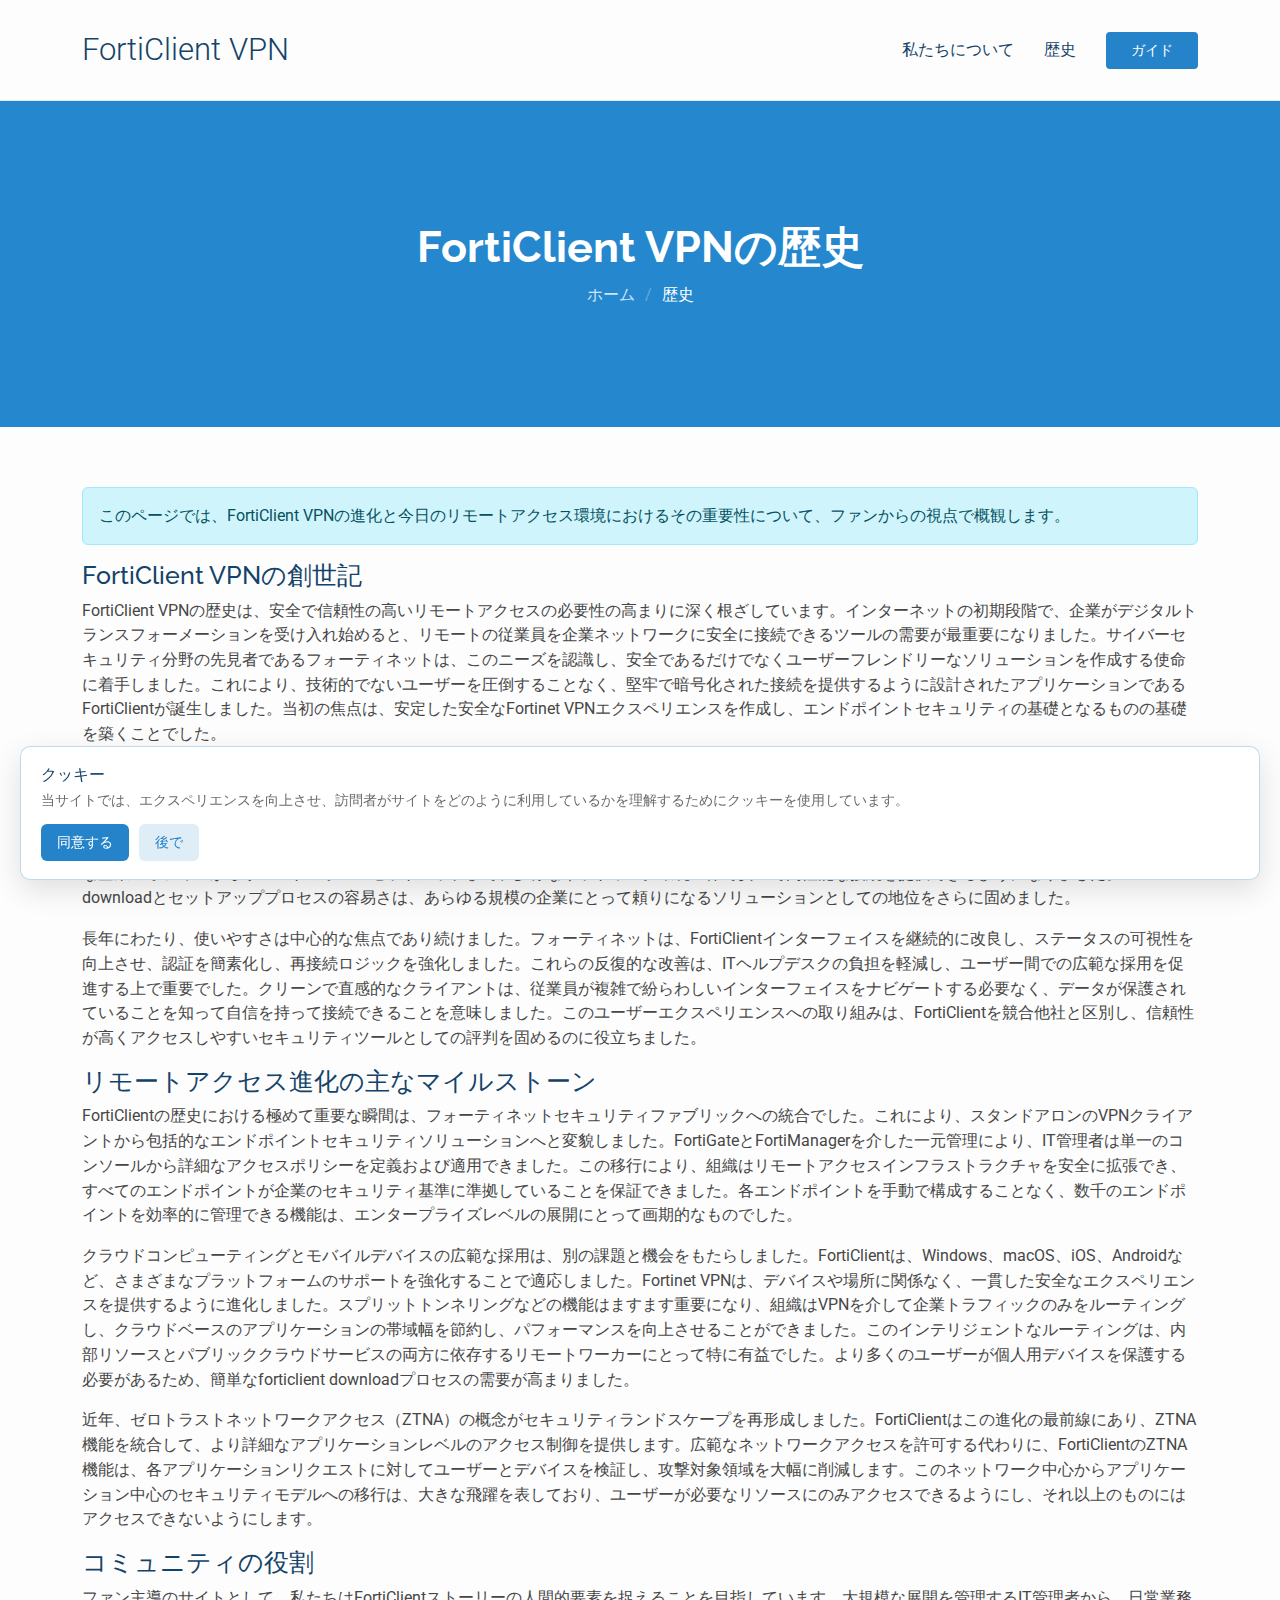
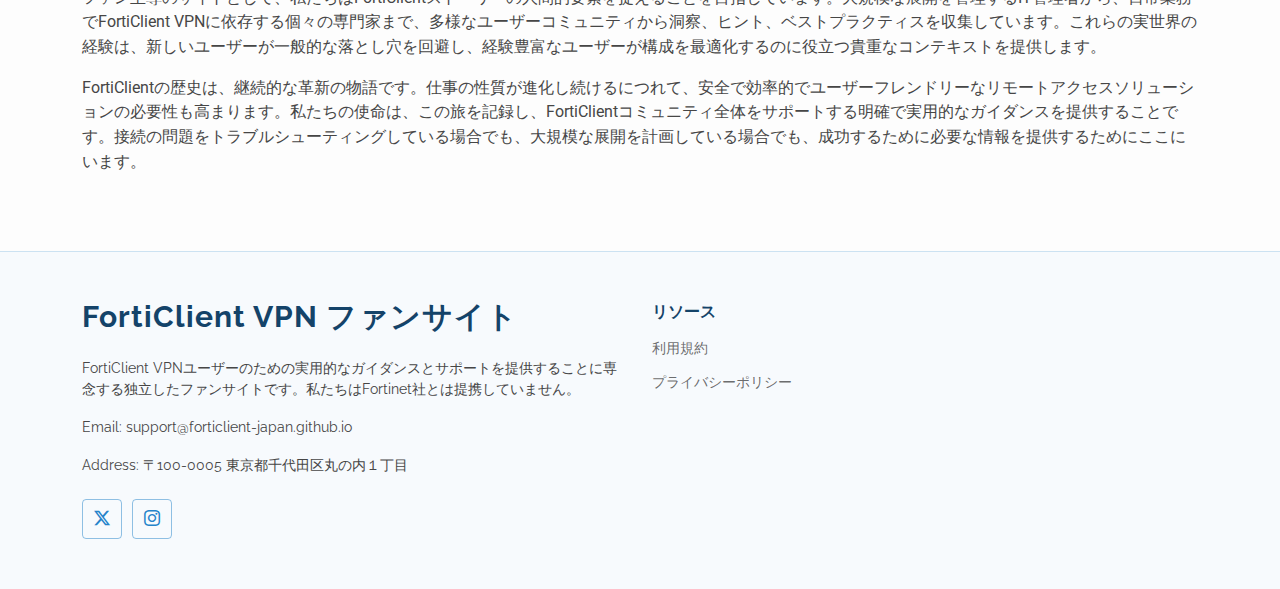
<file: history.html>
<!DOCTYPE html>
<html lang="ja">

<head>
  <meta charset="utf-8">
  <meta content="width=device-width, initial-scale=1.0" name="viewport">
  <title>FortiClient VPNの歴史 - Fortinetセキュリティ</title>
  <meta name="description" content="FortiClient VPNの歴史を探ります。単純なリモートアクセスツールとしての起源から、Fortinetセキュリティファブリック内の包括的なエンドポイントセキュリティソリューションへの進化まで。">
  <meta name="keywords" content="forticlient vpn, forticlient download, fortinet vpn, forticlient 歴史">

  <meta property="og:locale" content="ja_JP">
  <meta property="og:type" content="article">
  <meta property="og:title" content="FortiClient VPNの歴史 - Fortinetセキュリティ">
  <meta property="og:description" content="FortiClient VPNの歴史を探ります。単純なリモートアクセスツールとしての起源から、Fortinetセキュリティファブリック内の包括的なエンドポイントセキュリティソリューションへの進化まで。">
  <meta property="og:url" content="https://forticlient-japan.github.io/history.html">
  <meta property="og:site_name" content="FortiClient VPN ファンサイト">
  <meta property="og:image" content="https://forticlient-japan.github.io/assets/img/about.jpg">

  <script type="application/ld+json">
    {
      "@context": "https://schema.org",
      "@type": "WebPage",
      "name": "FortiClient VPNの歴史 - Fortinetセキュリティ",
      "url": "https://forticlient-japan.github.io/history.html",
      "inLanguage": "ja",
      "description": "FortiClient VPNの歴史を探ります。単純なリモートアクセスツールとしての起源から、Fortinetセキュリティファブリック内の包括的なエンドポイントセキュリティソリューションへの進化まで。"
    }
  </script>

  <!-- Favicons -->
  <link href="assets/img/favicon.ico" rel="icon">

  <!-- Fonts -->
  <link href="https://fonts.googleapis.com" rel="preconnect">
  <link href="https://fonts.gstatic.com" rel="preconnect" crossorigin>
  <link href="https://fonts.googleapis.com/css2?family=Roboto:ital,wght@0,100;0,300;0,400;0,500;0,700;0,900;1,100;1,300;1,400;1,500;1,700;1,900&family=Poppins:ital,wght@0,100;0,200;0,300;0,400;0,500;0,600;0,700;0,800;0,900;1,100;1,200;1,300;1,400;1,500;1,600;1,700;1,800;1,900&family=Raleway:ital,wght@0,100;0,200;0,300;0,400;0,500;0,600;0,700;0,800;0,900;1,100;1,200;1,300;1,400;1,500;1,600;1,700;1,800;1,900&display=swap" rel="stylesheet">

  <!-- Vendor CSS Files -->
  <link href="assets/vendor/bootstrap/css/bootstrap.min.css" rel="stylesheet">
  <link href="assets/vendor/bootstrap-icons/bootstrap-icons.css" rel="stylesheet">
  <link href="assets/vendor/aos/aos.css" rel="stylesheet">
  <link href="assets/vendor/glightbox/css/glightbox.min.css" rel="stylesheet">
  <link href="assets/vendor/swiper/swiper-bundle.min.css" rel="stylesheet">

  <!-- Main CSS File -->
  <link href="assets/css/main.css" rel="stylesheet">
  <link href="assets/css/custom.css" rel="stylesheet">
</head>

<body class="starter-page-page">

  <header id="header" class="header d-flex align-items-center sticky-top">
    <div class="container-fluid container-xl position-relative d-flex align-items-center">

      <a href="index.html" class="logo d-flex align-items-center me-auto">
        <div class="sitename">FortiClient VPN</div>
      </a>

      <nav id="navmenu" class="navmenu">
        <ul>
          <li><a href="aboutus.html">私たちについて</a></li>
          <li><a href="history.html">歴史</a></li>
        </ul>
        <i class="mobile-nav-toggle d-xl-none bi bi-list"></i>
      </nav>

      <a class="btn-getstarted" href="guide/index.html">ガイド</a>

    </div>
  </header>

  <main class="main">

    <div class="page-title accent-background">
      <div class="container">
        <h1>FortiClient VPNの歴史</h1>
        <nav class="breadcrumbs">
          <ol>
            <li><a href="index.html">ホーム</a></li>
            <li class="current">歴史</li>
          </ol>
        </nav>
      </div>
    </div>

    <section class="section">
      <div class="container" data-aos="fade-up">
        <div class="alert alert-info" role="alert">
          このページでは、FortiClient VPNの進化と今日のリモートアクセス環境におけるその重要性について、ファンからの視点で概観します。
        </div>
        <h2>FortiClient VPNの創世記</h2>
        <p>
          FortiClient VPNの歴史は、安全で信頼性の高いリモートアクセスの必要性の高まりに深く根ざしています。インターネットの初期段階で、企業がデジタルトランスフォーメーションを受け入れ始めると、リモートの従業員を企業ネットワークに安全に接続できるツールの需要が最重要になりました。サイバーセキュリティ分野の先見者であるフォーティネットは、このニーズを認識し、安全であるだけでなくユーザーフレンドリーなソリューションを作成する使命に着手しました。これにより、技術的でないユーザーを圧倒することなく、堅牢で暗号化された接続を提供するように設計されたアプリケーションであるFortiClientが誕生しました。当初の焦点は、安定した安全なFortinet VPNエクスペリエンスを作成し、エンドポイントセキュリティの基礎となるものの基礎を築くことでした。
        </p>
        <p>
          リモートワークがニッチな慣行から世界標準に移行するにつれて、VPNクライアントの要件は進化しました。単に安全なトンネルを提供するだけではもはや十分ではありませんでした。ソリューションは、スケーラブルで、管理可能で、パフォーマンスが高い必要がありました。FortiClientは、より広範なフォーティネットセキュリティファブリックとシームレスに統合することで、この課題に対応しました。SSLとIPsec VPN機能の両方の導入により、組織はニーズに最適なプロトコルを選択できる柔軟性が得られました。このデュアルプロトコルアプローチは重要なマイルストーンであり、FortiClient VPNが、賑やかな企業のオフィスからリモートのホームセットアップまで、多様なネットワーク環境全体で安全で高性能な接続を提供できるようになりました。forticlient downloadとセットアッププロセスの容易さは、あらゆる規模の企業にとって頼りになるソリューションとしての地位をさらに固めました。
        </p>
        <p>
          長年にわたり、使いやすさは中心的な焦点であり続けました。フォーティネットは、FortiClientインターフェイスを継続的に改良し、ステータスの可視性を向上させ、認証を簡素化し、再接続ロジックを強化しました。これらの反復的な改善は、ITヘルプデスクの負担を軽減し、ユーザー間での広範な採用を促進する上で重要でした。クリーンで直感的なクライアントは、従業員が複雑で紛らわしいインターフェイスをナビゲートする必要なく、データが保護されていることを知って自信を持って接続できることを意味しました。このユーザーエクスペリエンスへの取り組みは、FortiClientを競合他社と区別し、信頼性が高くアクセスしやすいセキュリティツールとしての評判を固めるのに役立ちました。
        </p>
        <h2>リモートアクセス進化の主なマイルストーン</h2>
        <p>
          FortiClientの歴史における極めて重要な瞬間は、フォーティネットセキュリティファブリックへの統合でした。これにより、スタンドアロンのVPNクライアントから包括的なエンドポイントセキュリティソリューションへと変貌しました。FortiGateとFortiManagerを介した一元管理により、IT管理者は単一のコンソールから詳細なアクセスポリシーを定義および適用できました。この移行により、組織はリモートアクセスインフラストラクチャを安全に拡張でき、すべてのエンドポイントが企業のセキュリティ基準に準拠していることを保証できました。各エンドポイントを手動で構成することなく、数千のエンドポイントを効率的に管理できる機能は、エンタープライズレベルの展開にとって画期的なものでした。
        </p>
        <p>
          クラウドコンピューティングとモバイルデバイスの広範な採用は、別の課題と機会をもたらしました。FortiClientは、Windows、macOS、iOS、Androidなど、さまざまなプラットフォームのサポートを強化することで適応しました。Fortinet VPNは、デバイスや場所に関係なく、一貫した安全なエクスペリエンスを提供するように進化しました。スプリットトンネリングなどの機能はますます重要になり、組織はVPNを介して企業トラフィックのみをルーティングし、クラウドベースのアプリケーションの帯域幅を節約し、パフォーマンスを向上させることができました。このインテリジェントなルーティングは、内部リソースとパブリッククラウドサービスの両方に依存するリモートワーカーにとって特に有益でした。より多くのユーザーが個人用デバイスを保護する必要があるため、簡単なforticlient downloadプロセスの需要が高まりました。
        </p>
        <p>
          近年、ゼロトラストネットワークアクセス（ZTNA）の概念がセキュリティランドスケープを再形成しました。FortiClientはこの進化の最前線にあり、ZTNA機能を統合して、より詳細なアプリケーションレベルのアクセス制御を提供します。広範なネットワークアクセスを許可する代わりに、FortiClientのZTNA機能は、各アプリケーションリクエストに対してユーザーとデバイスを検証し、攻撃対象領域を大幅に削減します。このネットワーク中心からアプリケーション中心のセキュリティモデルへの移行は、大きな飛躍を表しており、ユーザーが必要なリソースにのみアクセスできるようにし、それ以上のものにはアクセスできないようにします。
        </p>
        <h2>コミュニティの役割</h2>
        <p>
          ファン主導のサイトとして、私たちはFortiClientストーリーの人間的要素を捉えることを目指しています。大規模な展開を管理するIT管理者から、日常業務でFortiClient VPNに依存する個々の専門家まで、多様なユーザーコミュニティから洞察、ヒント、ベストプラクティスを収集しています。これらの実世界の経験は、新しいユーザーが一般的な落とし穴を回避し、経験豊富なユーザーが構成を最適化するのに役立つ貴重なコンテキストを提供します。
        </p>
        <p>
          FortiClientの歴史は、継続的な革新の物語です。仕事の性質が進化し続けるにつれて、安全で効率的でユーザーフレンドリーなリモートアクセスソリューションの必要性も高まります。私たちの使命は、この旅を記録し、FortiClientコミュニティ全体をサポートする明確で実用的なガイダンスを提供することです。接続の問題をトラブルシューティングしている場合でも、大規模な展開を計画している場合でも、成功するために必要な情報を提供するためにここにいます。
        </p>
      </div>
    </section>

  </main>

  <footer id="footer" class="footer light-background">

    <div class="container footer-top">
      <div class="row gy-4">
        <div class="col-lg-6 col-md-12 footer-about">
          <a href="index.html" class="logo d-flex align-items-center">
            <span class="sitename">FortiClient VPN ファンサイト</span>
          </a>
          <p>FortiClient VPNユーザーのための実用的なガイダンスとサポートを提供することに専念する独立したファンサイトです。私たちはFortinet社とは提携していません。</p>
          <p>Email: support@forticlient-japan.github.io</p>
          <p>Address: 〒100-0005 東京都千代田区丸の内１丁目</p>
          <div class="social-links d-flex mt-4">
            <a href="https://twitter.com/itmedia_news" aria-label="Twitter"><i class="bi bi-twitter-x"></i></a>
            <a href="https://www.instagram.com/microsoft/" aria-label="Instagram"><i class="bi bi-instagram"></i></a>
          </div>
        </div>

        <div class="col-lg-3 col-6 footer-links">
          <h4>リソース</h4>
          <ul>
            <li><a href="terms-of-use.html">利用規約</a></li>
            <li><a href="privacy.html">プライバシーポリシー</a></li>
          </ul>
        </div>
      </div>
    </div>

  </footer>

  <!-- Cookie Banner -->
  <div class="cookie-banner" role="dialog" aria-live="polite" aria-label="Cookie notice">
    <h4>クッキー</h4>
    <p>当サイトでは、エクスペリエンスを向上させ、訪問者がサイトをどのように利用しているかを理解するためにクッキーを使用しています。</p>
    <div class="cookie-actions">
      <button class="cookie-btn cookie-accept" type="button">同意する</button>
      <button class="cookie-btn secondary cookie-later" type="button">後で</button>
    </div>
  </div>

  <!-- Scroll Top -->
  <a href="#" id="scroll-top" class="scroll-top d-flex align-items-center justify-content-center"><i class="bi bi-arrow-up-short"></i></a>

  <!-- Preloader -->
  <div id="preloader"></div>

  <!-- Vendor JS Files -->
  <script src="assets/vendor/bootstrap/js/bootstrap.bundle.min.js"></script>
  <script src="assets/vendor/php-email-form/validate.js"></script>
  <script src="assets/vendor/aos/aos.js"></script>
  <script src="assets/vendor/purecounter/purecounter_vanilla.js"></script>
  <script src="assets/vendor/glightbox/js/glightbox.min.js"></script>
  <script src="assets/vendor/swiper/swiper-bundle.min.js"></script>
  <script src="assets/vendor/imagesloaded/imagesloaded.pkgd.min.js"></script>
  <script src="assets/vendor/isotope-layout/isotope.pkgd.min.js"></script>

  <!-- Main JS File -->
  <script src="assets/js/main.js"></script>

</body>

</html>
</file>
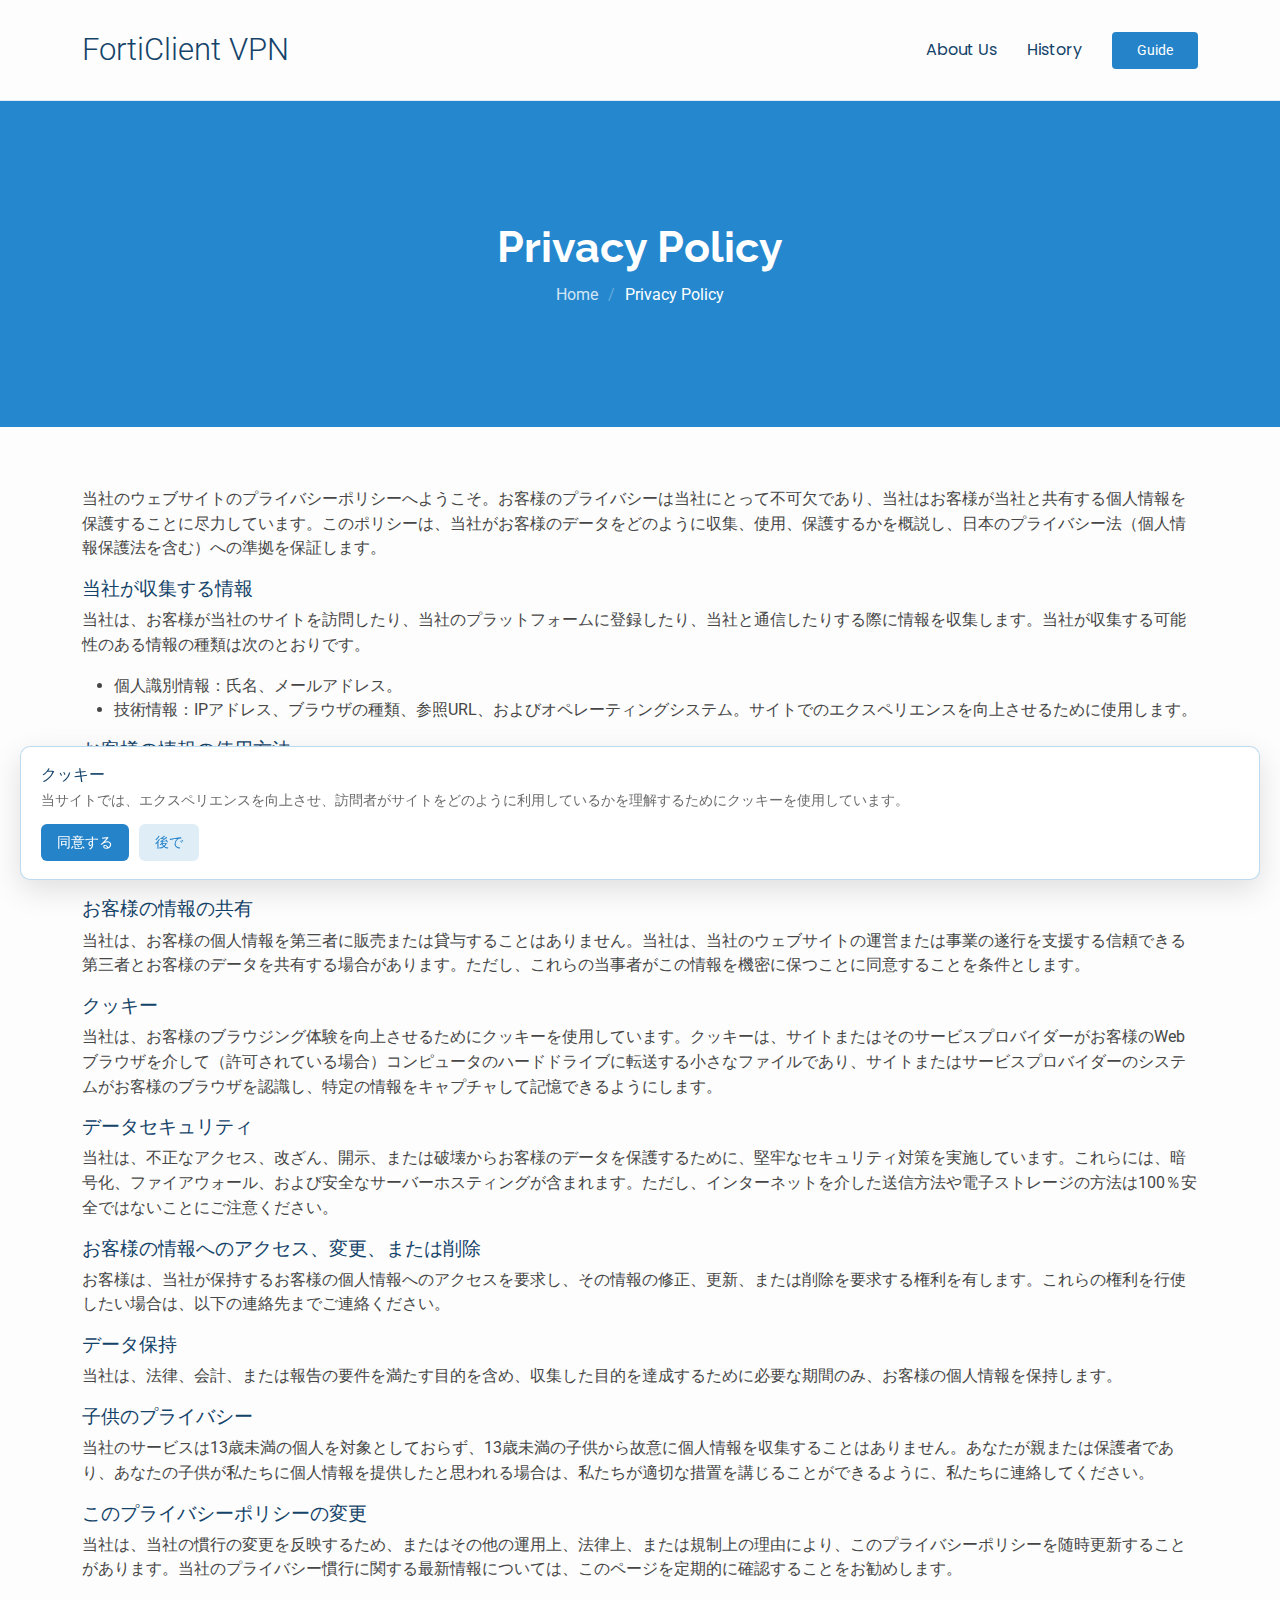
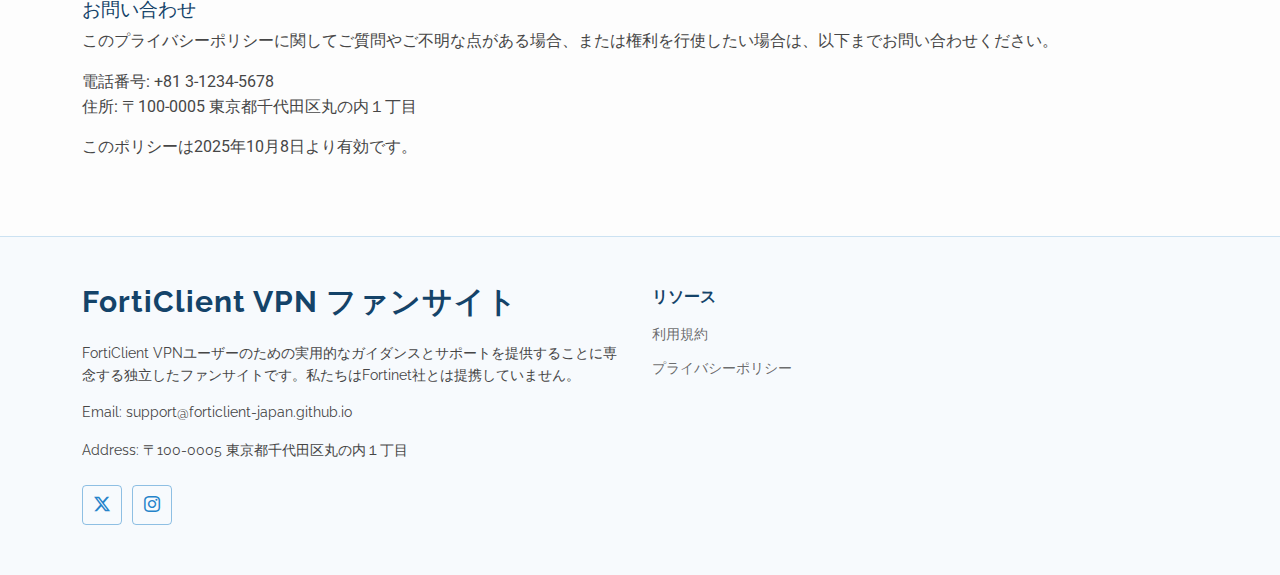
<file: privacy.html>
<!DOCTYPE html>
<html lang="ja">

<head>
  <meta charset="utf-8">
  <meta content="width=device-width, initial-scale=1.0" name="viewport">
  <title>プライバシーポリシー - FortiClient VPN ファンサイト</title>
  <meta name="description" content="当社のFortiClient VPNファンサイトがどのようにデータを処理し、クッキーを使用し、個人情報を保護するかを理解するために、当社のプライバシーポリシーをお読みください。">
  <meta name="keywords" content="forticlient vpn, プライバシーポリシー">

  <meta property="og:locale" content="ja_JP">
  <meta property="og:type" content="article">
  <meta property="og:title" content="プライバシーポリシー - FortiClient VPN ファンサイト">
  <meta property="og:description" content="当社のFortiClient VPNファンサイトがどのようにデータを処理し、クッキーを使用し、個人情報を保護するかを理解するために、当社のプライバシーポリシーをお読みください。">
  <meta property="og:url" content="https://forticlient-japan.github.io/privacy.html">
  <meta property="og:site_name" content="FortiClient VPN ファンサイト">
  <meta property="og:image" content="https://forticlient-japan.github.io/assets/img/about.jpg">

  <script type="application/ld+json">
    {
      "@context": "https://schema.org",
      "@type": "WebPage",
      "name": "プライバシーポリシー - FortiClient VPN ファンサイト",
      "url": "https://forticlient-japan.github.io/privacy.html",
      "inLanguage": "ja",
      "description": "当社のFortiClient VPNファンサイトがどのようにデータを処理し、クッキーを使用し、個人情報を保護するかを理解するために、当社のプライバシーポリシーをお読みください。"
    }
  </script>

  <!-- Favicons -->
  <link href="assets/img/favicon.ico" rel="icon">

  <!-- Fonts -->
  <link href="https://fonts.googleapis.com" rel="preconnect">
  <link href="https://fonts.gstatic.com" rel="preconnect" crossorigin>
  <link href="https://fonts.googleapis.com/css2?family=Roboto:ital,wght@0,100;0,300;0,400;0,500;0,700;0,900;1,100;1,300;1,400;1,500;1,700;1,900&family=Poppins:ital,wght@0,100;0,200;0,300;0,400;0,500;0,600;0,700;0,800;0,900;1,100;1,200;1,300;1,400;1,500;1,600;1,700;1,800;1,900&family=Raleway:ital,wght@0,100;0,200;0,300;0,400;0,500;0,600;0,700;0,800;0,900;1,100;1,200;1,300;1,400;1,500;1,600;1,700;1,800;1,900&display=swap" rel="stylesheet">

  <!-- Vendor CSS Files -->
  <link href="assets/vendor/bootstrap/css/bootstrap.min.css" rel="stylesheet">
  <link href="assets/vendor/bootstrap-icons/bootstrap-icons.css" rel="stylesheet">
  <link href="assets/vendor/aos/aos.css" rel="stylesheet">
  <link href="assets/vendor/glightbox/css/glightbox.min.css" rel="stylesheet">
  <link href="assets/vendor/swiper/swiper-bundle.min.css" rel="stylesheet">

  <!-- Main CSS File -->
  <link href="assets/css/main.css" rel="stylesheet">
  <link href="assets/css/custom.css" rel="stylesheet">
</head>

<body class="starter-page-page">

  <header id="header" class="header d-flex align-items-center sticky-top">
    <div class="container-fluid container-xl position-relative d-flex align-items-center">

      <a href="index.html" class="logo d-flex align-items-center me-auto">
        <div class="sitename">FortiClient VPN</div>
      </a>

      <nav id="navmenu" class="navmenu">
        <ul>
          <li><a href="aboutus.html">About Us</a></li>
          <li><a href="history.html">History</a></li>
        </ul>
        <i class="mobile-nav-toggle d-xl-none bi bi-list"></i>
      </nav>

      <a class="btn-getstarted" href="guide/index.html">Guide</a>

    </div>
  </header>

  <main class="main">

    <div class="page-title accent-background">
      <div class="container">
        <h1>Privacy Policy</h1>
        <nav class="breadcrumbs">
          <ol>
            <li><a href="index.html">Home</a></li>
            <li class="current">Privacy Policy</li>
          </ol>
        </nav>
      </div>
    </div>

    <section class="section">
      <div class="container" data-aos="fade-up">
        <p>当社のウェブサイトのプライバシーポリシーへようこそ。お客様のプライバシーは当社にとって不可欠であり、当社はお客様が当社と共有する個人情報を保護することに尽力しています。このポリシーは、当社がお客様のデータをどのように収集、使用、保護するかを概説し、日本のプライバシー法（個人情報保護法を含む）への準拠を保証します。</p>
        <h3>当社が収集する情報</h3>
        <p>当社は、お客様が当社のサイトを訪問したり、当社のプラットフォームに登録したり、当社と通信したりする際に情報を収集します。当社が収集する可能性のある情報の種類は次のとおりです。</p>
        <ul>
            <li>個人識別情報：氏名、メールアドレス。</li>
            <li>技術情報：IPアドレス、ブラウザの種類、参照URL、およびオペレーティングシステム。サイトでのエクスペリエンスを向上させるために使用します。</li>
        </ul>
        <h3>お客様の情報の使用方法</h3>
        <p>お客様の個人データは、以下の目的で使用される場合があります。</p>
        <ul>
            <li>当社のサービスとコンテンツを提供および改善するため。</li>
            <li>更新についてお客様に連絡し、問い合わせに回答するため。</li>
            <li>適用される法律および規制を遵守するため。</li>
        </ul>
        <h3>お客様の情報の共有</h3>
        <p>当社は、お客様の個人情報を第三者に販売または貸与することはありません。当社は、当社のウェブサイトの運営または事業の遂行を支援する信頼できる第三者とお客様のデータを共有する場合があります。ただし、これらの当事者がこの情報を機密に保つことに同意することを条件とします。</p>
        <h3>クッキー</h3>
        <p>当社は、お客様のブラウジング体験を向上させるためにクッキーを使用しています。クッキーは、サイトまたはそのサービスプロバイダーがお客様のWebブラウザを介して（許可されている場合）コンピュータのハードドライブに転送する小さなファイルであり、サイトまたはサービスプロバイダーのシステムがお客様のブラウザを認識し、特定の情報をキャプチャして記憶できるようにします。</p>
        <h3>データセキュリティ</h3>
        <p>当社は、不正なアクセス、改ざん、開示、または破壊からお客様のデータを保護するために、堅牢なセキュリティ対策を実施しています。これらには、暗号化、ファイアウォール、および安全なサーバーホスティングが含まれます。ただし、インターネットを介した送信方法や電子ストレージの方法は100％安全ではないことにご注意ください。</p>
        <h3>お客様の情報へのアクセス、変更、または削除</h3>
        <p>お客様は、当社が保持するお客様の個人情報へのアクセスを要求し、その情報の修正、更新、または削除を要求する権利を有します。これらの権利を行使したい場合は、以下の連絡先までご連絡ください。</p>
        <h3>データ保持</h3>
        <p>当社は、法律、会計、または報告の要件を満たす目的を含め、収集した目的を達成するために必要な期間のみ、お客様の個人情報を保持します。</p>
        <h3>子供のプライバシー</h3>
        <p>当社のサービスは13歳未満の個人を対象としておらず、13歳未満の子供から故意に個人情報を収集することはありません。あなたが親または保護者であり、あなたの子供が私たちに個人情報を提供したと思われる場合は、私たちが適切な措置を講じることができるように、私たちに連絡してください。</p>
        <h3>このプライバシーポリシーの変更</h3>
        <p>当社は、当社の慣行の変更を反映するため、またはその他の運用上、法律上、または規制上の理由により、このプライバシーポリシーを随時更新することがあります。当社のプライバシー慣行に関する最新情報については、このページを定期的に確認することをお勧めします。</p>
        <h3>お問い合わせ</h3>
        <p>このプライバシーポリシーに関してご質問やご不明な点がある場合、または権利を行使したい場合は、以下までお問い合わせください。</p>
        <p>
          電話番号: +81 3-1234-5678<br>
          住所: 〒100-0005 東京都千代田区丸の内１丁目
        </p>
        <p>このポリシーは2025年10月8日より有効です。</p>
      </div>
    </section>

  </main>

  <footer id="footer" class="footer light-background">

    <div class="container footer-top">
      <div class="row gy-4">
        <div class="col-lg-6 col-md-12 footer-about">
          <a href="index.html" class="logo d-flex align-items-center">
            <span class="sitename">FortiClient VPN ファンサイト</span>
          </a>
          <p>FortiClient VPNユーザーのための実用的なガイダンスとサポートを提供することに専念する独立したファンサイトです。私たちはFortinet社とは提携していません。</p>
          <p>Email: support@forticlient-japan.github.io</p>
          <p>Address: 〒100-0005 東京都千代田区丸の内１丁目</p>
          <div class="social-links d-flex mt-4">
            <a href="https://twitter.com/itmedia_news" aria-label="Twitter"><i class="bi bi-twitter-x"></i></a>
            <a href="https://www.instagram.com/microsoft/" aria-label="Instagram"><i class="bi bi-instagram"></i></a>
          </div>
        </div>

        <div class="col-lg-3 col-6 footer-links">
          <h4>リソース</h4>
          <ul>
            <li><a href="terms-of-use.html">利用規約</a></li>
            <li><a href="privacy.html">プライバシーポリシー</a></li>
          </ul>
        </div>
      </div>
    </div>

  </footer>

  <!-- Cookie Banner -->
  <div class="cookie-banner" role="dialog" aria-live="polite" aria-label="Cookie notice">
    <h4>クッキー</h4>
    <p>当サイトでは、エクスペリエンスを向上させ、訪問者がサイトをどのように利用しているかを理解するためにクッキーを使用しています。</p>
    <div class="cookie-actions">
      <button class="cookie-btn cookie-accept" type="button">同意する</button>
      <button class="cookie-btn secondary cookie-later" type="button">後で</button>
    </div>
  </div>

  <!-- Scroll Top -->
  <a href="#" id="scroll-top" class="scroll-top d-flex align-items-center justify-content-center"><i class="bi bi-arrow-up-short"></i></a>

  <!-- Preloader -->
  <div id="preloader"></div>

  <!-- Vendor JS Files -->
  <script src="assets/vendor/bootstrap/js/bootstrap.bundle.min.js"></script>
  <script src="assets/vendor/php-email-form/validate.js"></script>
  <script src="assets/vendor/aos/aos.js"></script>
  <script src="assets/vendor/purecounter/purecounter_vanilla.js"></script>
  <script src="assets/vendor/glightbox/js/glightbox.min.js"></script>
  <script src="assets/vendor/swiper/swiper-bundle.min.js"></script>
  <script src="assets/vendor/imagesloaded/imagesloaded.pkgd.min.js"></script>
  <script src="assets/vendor/isotope-layout/isotope.pkgd.min.js"></script>

  <!-- Main JS File -->
  <script src="assets/js/main.js"></script>

</body>

</html>
</file>
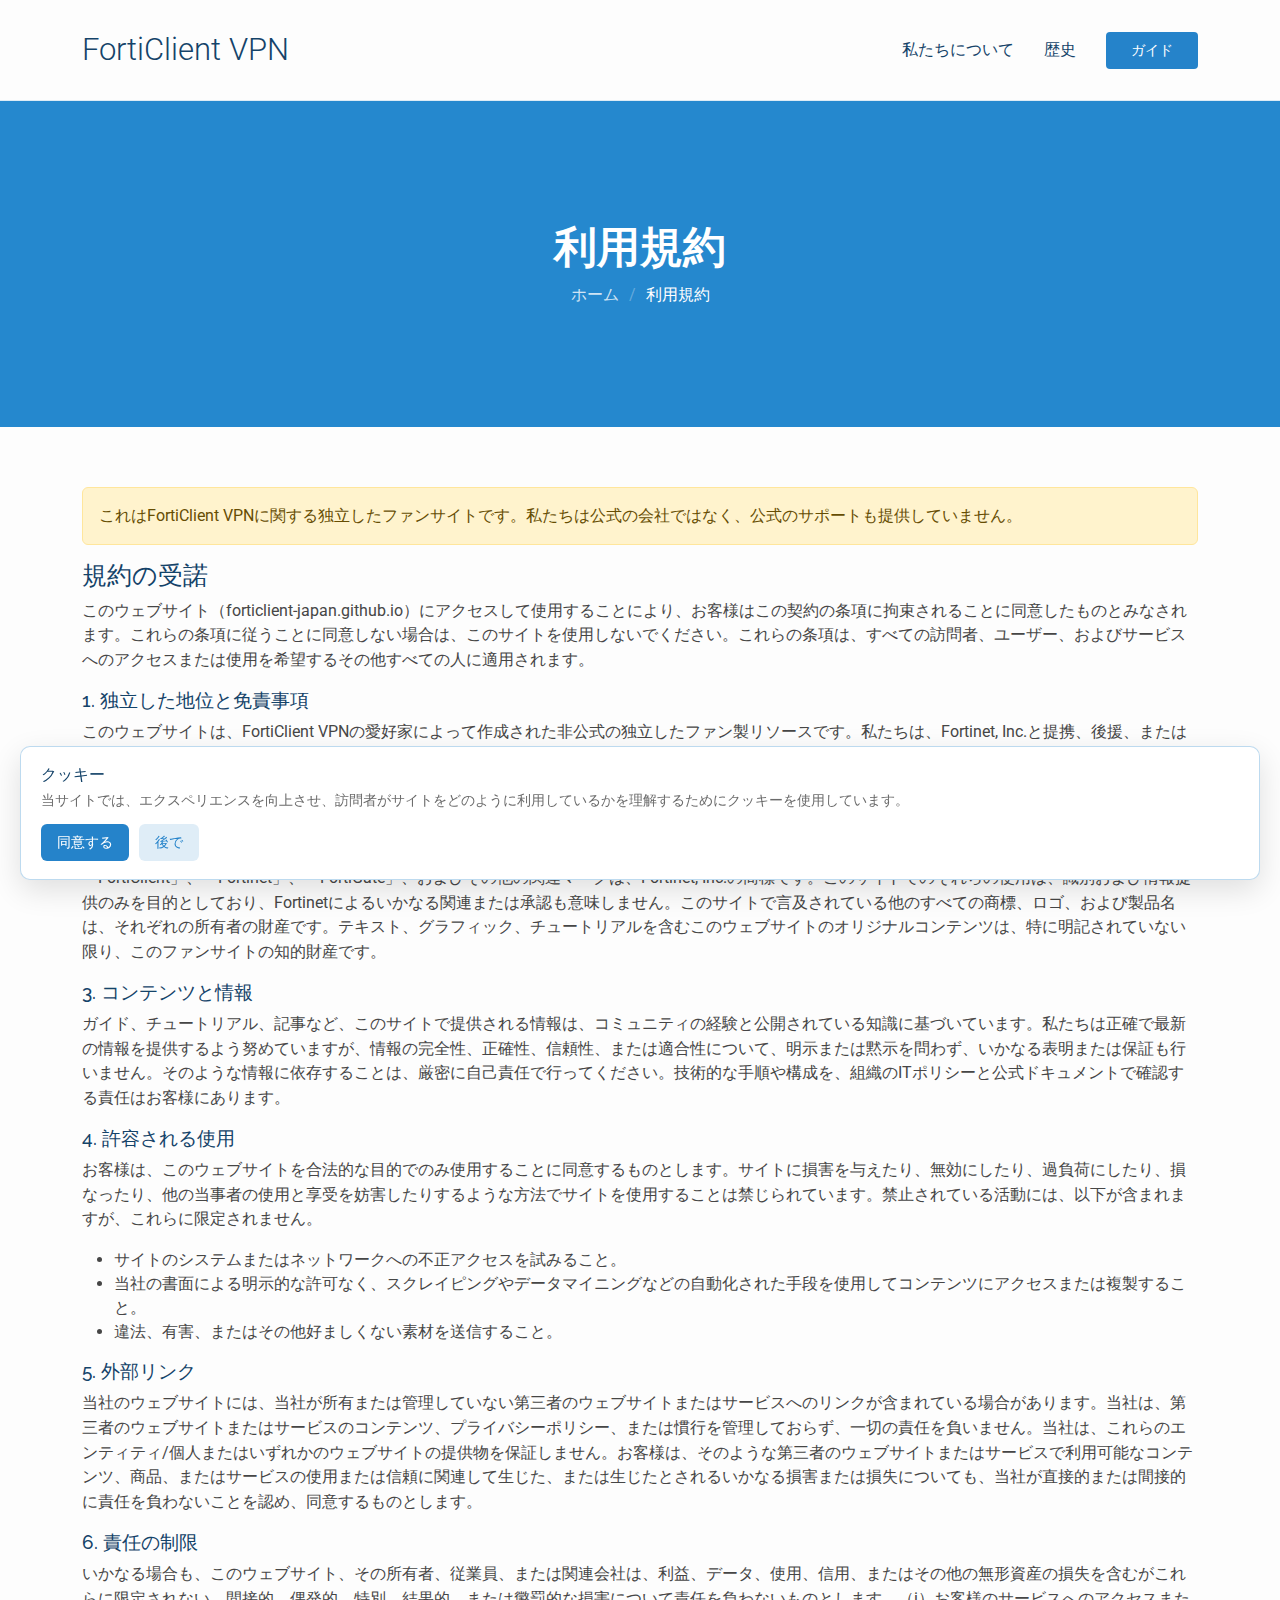
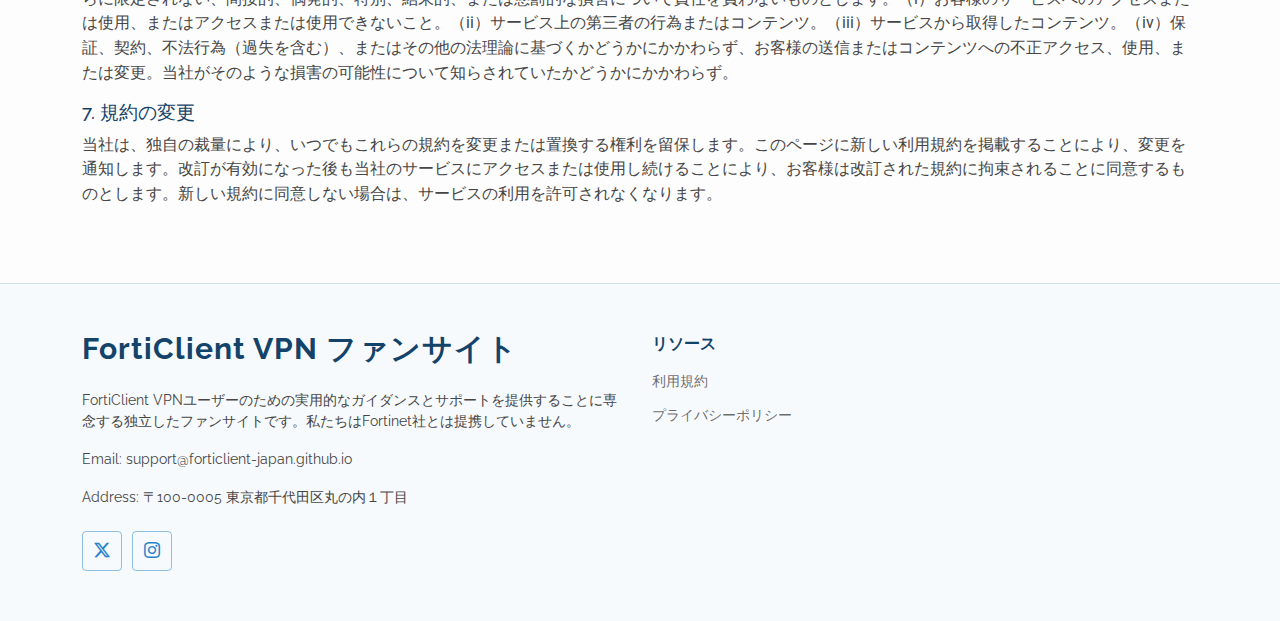
<file: terms-of-use.html>
<!DOCTYPE html>
<html lang="ja">

<head>
  <meta charset="utf-8">
  <meta content="width=device-width, initial-scale=1.0" name="viewport">
  <title>利用規約 - FortiClient VPN ファンサイト</title>
  <meta name="description" content="FortiClient VPNファンサイトの利用規約をお読みください。このページでは、当サイトの独立した立場、コンテンツの制限、および許容される利用ガイドラインについて明確にしています。">
  <meta name="keywords" content="forticlient vpn, 利用規約">

  <meta property="og:locale" content="ja_JP">
  <meta property="og:type" content="article">
  <meta property="og:title" content="利用規約 - FortiClient VPN ファンサイト">
  <meta property="og:description" content="FortiClient VPNファンサイトの利用規約をお読みください。このページでは、当サイトの独立した立場、コンテンツの制限、および許容される利用ガイドラインについて明確にしています。">
  <meta property="og:url" content="https://forticlient-japan.github.io/terms-of-use.html">
  <meta property="og:site_name" content="FortiClient VPN ファンサイト">
  <meta property="og:image" content="https://forticlient-japan.github.io/assets/img/about.jpg">

  <script type="application/ld+json">
    {
      "@context": "https://schema.org",
      "@type": "WebPage",
      "name": "利用規約 - FortiClient VPN ファンサイト",
      "url": "https://forticlient-japan.github.io/terms-of-use.html",
      "inLanguage": "ja",
      "description": "FortiClient VPNファンサイトの利用規約をお読みください。このページでは、当サイトの独立した立場、コンテンツの制限、および許容される利用ガイドラインについて明確にしています。"
    }
  </script>

  <!-- Favicons -->
  <link href="assets/img/favicon.ico" rel="icon">

  <!-- Fonts -->
  <link href="https://fonts.googleapis.com" rel="preconnect">
  <link href="https://fonts.gstatic.com" rel="preconnect" crossorigin>
  <link href="https://fonts.googleapis.com/css2?family=Roboto:ital,wght@0,100;0,300;0,400;0,500;0,700;0,900;1,100;1,300;1,400;1,500;1,700;1,900&family=Poppins:ital,wght@0,100;0,200;0,300;0,400;0,500;0,600;0,700;0,800;0,900;1,100;1,200;1,300;1,400;1,500;1,600;1,700;1,800;1,900&family=Raleway:ital,wght@0,100;0,200;0,300;0,400;0,500;0,600;0,700;0,800;0,900;1,100;1,200;1,300;1,400;1,500;1,600;1,700;1,800;1,900&display=swap" rel="stylesheet">

  <!-- Vendor CSS Files -->
  <link href="assets/vendor/bootstrap/css/bootstrap.min.css" rel="stylesheet">
  <link href="assets/vendor/bootstrap-icons/bootstrap-icons.css" rel="stylesheet">
  <link href="assets/vendor/aos/aos.css" rel="stylesheet">
  <link href="assets/vendor/glightbox/css/glightbox.min.css" rel="stylesheet">
  <link href="assets/vendor/swiper/swiper-bundle.min.css" rel="stylesheet">

  <!-- Main CSS File -->
  <link href="assets/css/main.css" rel="stylesheet">
  <link href="assets/css/custom.css" rel="stylesheet">
</head>

<body class="starter-page-page">

  <header id="header" class="header d-flex align-items-center sticky-top">
    <div class="container-fluid container-xl position-relative d-flex align-items-center">

      <a href="index.html" class="logo d-flex align-items-center me-auto">
        <div class="sitename">FortiClient VPN</div>
      </a>

      <nav id="navmenu" class="navmenu">
        <ul>
          <li><a href="aboutus.html">私たちについて</a></li>
          <li><a href="history.html">歴史</a></li>
        </ul>
        <i class="mobile-nav-toggle d-xl-none bi bi-list"></i>
      </nav>

      <a class="btn-getstarted" href="guide/index.html">ガイド</a>

    </div>
  </header>

  <main class="main">

    <div class="page-title accent-background">
      <div class="container">
        <h1>利用規約</h1>
        <nav class="breadcrumbs">
          <ol>
            <li><a href="index.html">ホーム</a></li>
            <li class="current">利用規約</li>
          </ol>
        </nav>
      </div>
    </div>

    <section class="section">
      <div class="container" data-aos="fade-up">
        <div class="alert alert-warning" role="alert">
          これはFortiClient VPNに関する独立したファンサイトです。私たちは公式の会社ではなく、公式のサポートも提供していません。
        </div>
        <h2>規約の受諾</h2>
        <p>
          このウェブサイト（forticlient-japan.github.io）にアクセスして使用することにより、お客様はこの契約の条項に拘束されることに同意したものとみなされます。これらの条項に従うことに同意しない場合は、このサイトを使用しないでください。これらの条項は、すべての訪問者、ユーザー、およびサービスへのアクセスまたは使用を希望するその他すべての人に適用されます。
        </p>
        <h3>1. 独立した地位と免責事項</h3>
        <p>
          このウェブサイトは、FortiClient VPNの愛好家によって作成された非公式の独立したファン製リソースです。私たちは、Fortinet, Inc.と提携、後援、または承認されていません。このサイトで提供されるコンテンツは、情報提供および教育目的のみです。すべての情報は、いかなる種類の保証もなく「現状有姿」で提供されます。私たちは公式の技術サポートを提供しておらず、従うガイダンスはすべて自己責任で行ってください。公式のサポートとドキュメントについては、Fortinetの公式ウェブサイトを参照してください。
        </p>
        <h3>2. 商標および知的財産</h3>
        <p>
          「FortiClient」、「Fortinet」、「FortiGate」、およびその他の関連マークは、Fortinet, Inc.の商標です。このサイトでのそれらの使用は、識別および情報提供のみを目的としており、Fortinetによるいかなる関連または承認も意味しません。このサイトで言及されている他のすべての商標、ロゴ、および製品名は、それぞれの所有者の財産です。テキスト、グラフィック、チュートリアルを含むこのウェブサイトのオリジナルコンテンツは、特に明記されていない限り、このファンサイトの知的財産です。
        </p>
        <h3>3. コンテンツと情報</h3>
        <p>
          ガイド、チュートリアル、記事など、このサイトで提供される情報は、コミュニティの経験と公開されている知識に基づいています。私たちは正確で最新の情報を提供するよう努めていますが、情報の完全性、正確性、信頼性、または適合性について、明示または黙示を問わず、いかなる表明または保証も行いません。そのような情報に依存することは、厳密に自己責任で行ってください。技術的な手順や構成を、組織のITポリシーと公式ドキュメントで確認する責任はお客様にあります。
        </p>
        <h3>4. 許容される使用</h3>
        <p>
          お客様は、このウェブサイトを合法的な目的でのみ使用することに同意するものとします。サイトに損害を与えたり、無効にしたり、過負荷にしたり、損なったり、他の当事者の使用と享受を妨害したりするような方法でサイトを使用することは禁じられています。禁止されている活動には、以下が含まれますが、これらに限定されません。
          <ul>
            <li>サイトのシステムまたはネットワークへの不正アクセスを試みること。</li>
            <li>当社の書面による明示的な許可なく、スクレイピングやデータマイニングなどの自動化された手段を使用してコンテンツにアクセスまたは複製すること。</li>
            <li>違法、有害、またはその他好ましくない素材を送信すること。</li>
          </ul>
        </p>
        <h3>5. 外部リンク</h3>
        <p>
          当社のウェブサイトには、当社が所有または管理していない第三者のウェブサイトまたはサービスへのリンクが含まれている場合があります。当社は、第三者のウェブサイトまたはサービスのコンテンツ、プライバシーポリシー、または慣行を管理しておらず、一切の責任を負いません。当社は、これらのエンティティ/個人またはいずれかのウェブサイトの提供物を保証しません。お客様は、そのような第三者のウェブサイトまたはサービスで利用可能なコンテンツ、商品、またはサービスの使用または信頼に関連して生じた、または生じたとされるいかなる損害または損失についても、当社が直接的または間接的に責任を負わないことを認め、同意するものとします。
        </p>
        <h3>6. 責任の制限</h3>
        <p>
          いかなる場合も、このウェブサイト、その所有者、従業員、または関連会社は、利益、データ、使用、信用、またはその他の無形資産の損失を含むがこれらに限定されない、間接的、偶発的、特別、結果的、または懲罰的な損害について責任を負わないものとします。（i）お客様のサービスへのアクセスまたは使用、またはアクセスまたは使用できないこと。（ii）サービス上の第三者の行為またはコンテンツ。（iii）サービスから取得したコンテンツ。（iv）保証、契約、不法行為（過失を含む）、またはその他の法理論に基づくかどうかにかかわらず、お客様の送信またはコンテンツへの不正アクセス、使用、または変更。当社がそのような損害の可能性について知らされていたかどうかにかかわらず。
        </p>
        <h3>7. 規約の変更</h3>
        <p>
          当社は、独自の裁量により、いつでもこれらの規約を変更または置換する権利を留保します。このページに新しい利用規約を掲載することにより、変更を通知します。改訂が有効になった後も当社のサービスにアクセスまたは使用し続けることにより、お客様は改訂された規約に拘束されることに同意するものとします。新しい規約に同意しない場合は、サービスの利用を許可されなくなります。
        </p>
      </div>
    </section>

  </main>

  <footer id="footer" class="footer light-background">

    <div class="container footer-top">
      <div class="row gy-4">
        <div class="col-lg-6 col-md-12 footer-about">
          <a href="index.html" class="logo d-flex align-items-center">
            <span class="sitename">FortiClient VPN ファンサイト</span>
          </a>
          <p>FortiClient VPNユーザーのための実用的なガイダンスとサポートを提供することに専念する独立したファンサイトです。私たちはFortinet社とは提携していません。</p>
          <p>Email: support@forticlient-japan.github.io</p>
          <p>Address: 〒100-0005 東京都千代田区丸の内１丁目</p>
          <div class="social-links d-flex mt-4">
            <a href="https://twitter.com/itmedia_news" aria-label="Twitter"><i class="bi bi-twitter-x"></i></a>
            <a href="https://www.instagram.com/microsoft/" aria-label="Instagram"><i class="bi bi-instagram"></i></a>
          </div>
        </div>

        <div class="col-lg-3 col-6 footer-links">
          <h4>リソース</h4>
          <ul>
            <li><a href="terms-of-use.html">利用規約</a></li>
            <li><a href="privacy.html">プライバシーポリシー</a></li>
          </ul>
        </div>
      </div>
    </div>

  </footer>

  <!-- Cookie Banner -->
  <div class="cookie-banner" role="dialog" aria-live="polite" aria-label="Cookie notice">
    <h4>クッキー</h4>
    <p>当サイトでは、エクスペリエンスを向上させ、訪問者がサイトをどのように利用しているかを理解するためにクッキーを使用しています。</p>
    <div class="cookie-actions">
      <button class="cookie-btn cookie-accept" type="button">同意する</button>
      <button class="cookie-btn secondary cookie-later" type="button">後で</button>
    </div>
  </div>

  <!-- Scroll Top -->
  <a href="#" id="scroll-top" class="scroll-top d-flex align-items-center justify-content-center"><i class="bi bi-arrow-up-short"></i></a>

  <!-- Preloader -->
  <div id="preloader"></div>

  <!-- Vendor JS Files -->
  <script src="assets/vendor/bootstrap/js/bootstrap.bundle.min.js"></script>
  <script src="assets/vendor/php-email-form/validate.js"></script>
  <script src="assets/vendor/aos/aos.js"></script>
  <script src="assets/vendor/purecounter/purecounter_vanilla.js"></script>
  <script src="assets/vendor/glightbox/js/glightbox.min.js"></script>
  <script src="assets/vendor/swiper/swiper-bundle.min.js"></script>
  <script src="assets/vendor/imagesloaded/imagesloaded.pkgd.min.js"></script>
  <script src="assets/vendor/isotope-layout/isotope.pkgd.min.js"></script>

  <!-- Main JS File -->
  <script src="assets/js/main.js"></script>

</body>

</html>
</file>
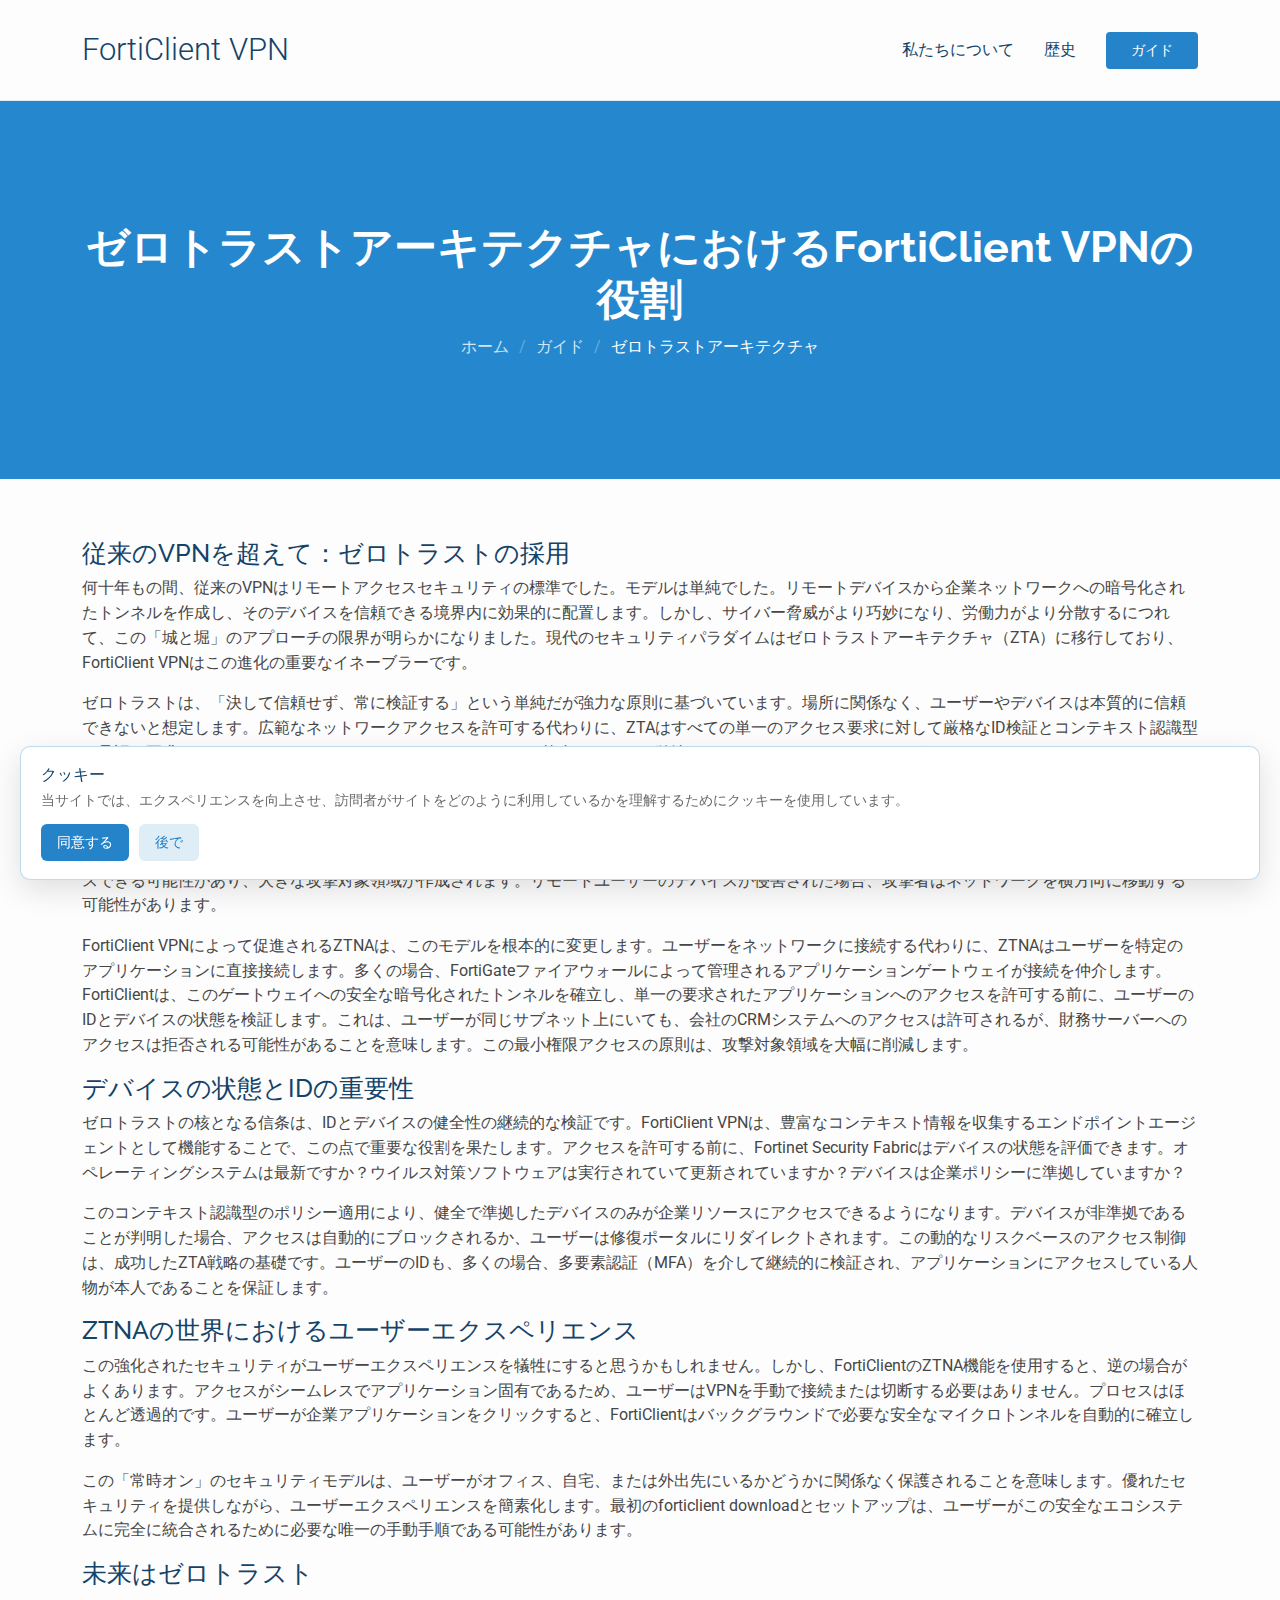
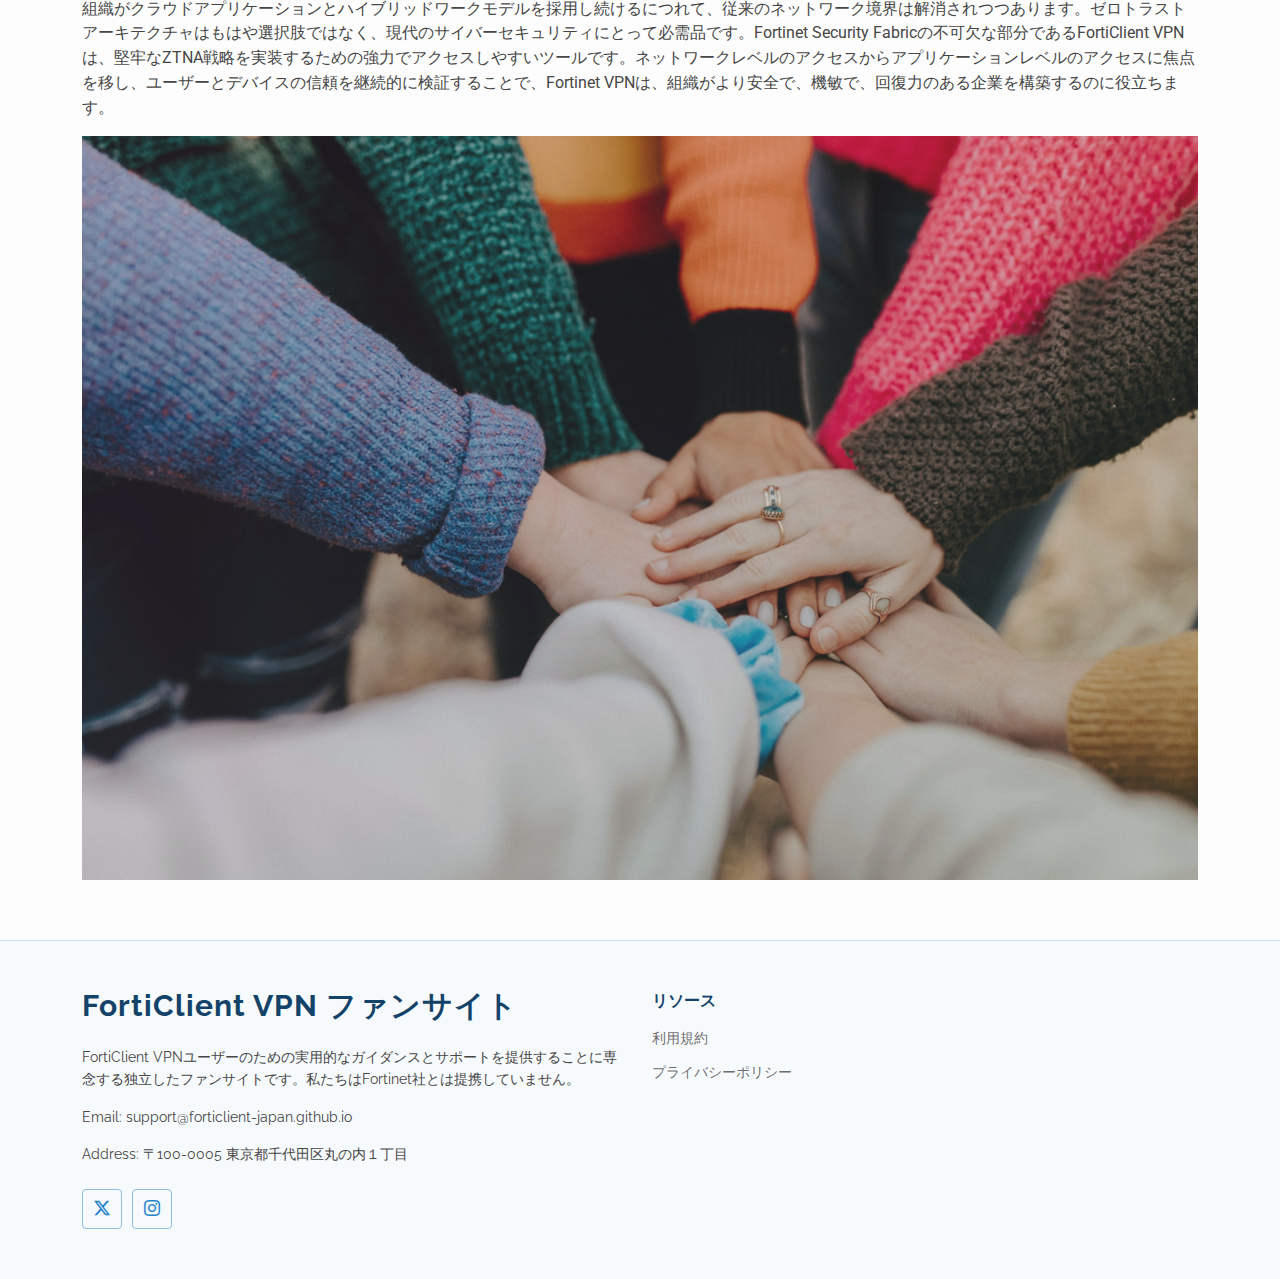
<file: guide/forticlient-vpn-in-zero-trust-architecture.html>
<!DOCTYPE html>
<html lang="ja">

<head>
  <meta charset="utf-8">
  <meta content="width=device-width, initial-scale=1.0" name="viewport">
  <title>ゼロトラストアーキテクチャにおけるFortiClient VPN</title>
  <meta name="description" content="従来のVPNセキュリティを超えて、ゼロトラストネットワークアクセス（ZTNA）戦略を実装する上でのFortiClient VPNの重要な役割を理解します。">
  <meta name="keywords" content="forticlient vpn, fortinet vpn, ゼロトラスト, ztna, ネットワークセキュリティ">

  <meta property="og:locale" content="ja_JP">
  <meta property="og:type" content="article">
  <meta property="og:title" content="現代のゼロトラストセキュリティモデルにおけるFortiClient VPNの役割を理解する">
  <meta property="og:description" content="FortiClient VPNがゼロトラストアーキテクチャの基礎としてどのように機能し、詳細なアプリケーションレベルのアクセス制御を提供するかを探ります。">
  <meta property="og:url" content="https://forticlient-japan.github.io/guide/forticlient-vpn-in-zero-trust-architecture.html">
  <meta property="og:site_name" content="FortiClient VPN ファンサイト">
  <meta property="og:image" content="https://forticlient-japan.github.io/assets/img/guide/article-5.jpg">

  <script type="application/ld+json">
    {
      "@context": "https://schema.org",
      "@type": "Article",
      "headline": "ゼロトラストアーキテクチャにおけるFortiClient VPNの役割",
      "name": "ゼロトラストアーキテクチャにおけるFortiClient VPNの役割",
      "description": "従来のVPNセキュリティを超えて、ゼロトラストネットワークアクセス（ZTNA）戦略を実装する上でのFortiClient VPNの重要な役割を理解します。",
      "url": "https://forticlient-japan.github.io/guide/forticlient-vpn-in-zero-trust-architecture.html",
      "inLanguage": "ja",
      "image": "https://forticlient-japan.github.io/assets/img/guide/article-5.jpg",
      "author": {
        "@type": "Organization",
        "name": "FortiClient VPN ファンサイト"
      },
      "publisher": {
        "@type": "Organization",
        "name": "FortiClient VPN ファンサイト"
      }
    }
  </script>

  <!-- Favicons -->
  <link href="../assets/img/favicon.ico" rel="icon">

  <!-- Fonts -->
  <link href="https://fonts.googleapis.com" rel="preconnect">
  <link href="https://fonts.gstatic.com" rel="preconnect" crossorigin>
  <link href="https://fonts.googleapis.com/css2?family=Roboto:ital,wght@0,100;0,300;0,400;0,500;0,700;0,900;1,100;1,300;1,400;1,500;1,700;1,900&family=Poppins:ital,wght@0,100;0,200;0,300;0,400;0,500;0,600;0,700;0,800;0,900;1,100;1,200;1,300;1,400;1,500;1,600;1,700;1,800;1,900&family=Raleway:ital,wght@0,100;0,200;0,300;0,400;0,500;0,600;0,700;0,800;0,900;1,100;1,200;1,300;1,400;1,500;1,600;1,700;1,800;1,900&display=swap" rel="stylesheet">

  <!-- Vendor CSS Files -->
  <link href="../assets/vendor/bootstrap/css/bootstrap.min.css" rel="stylesheet">
  <link href="../assets/vendor/bootstrap-icons/bootstrap-icons.css" rel="stylesheet">
  <link href="../assets/vendor/aos/aos.css" rel="stylesheet">
  <link href="../assets/vendor/glightbox/css/glightbox.min.css" rel="stylesheet">
  <link href="../assets/vendor/swiper/swiper-bundle.min.css" rel="stylesheet">

  <!-- Main CSS File -->
  <link href="../assets/css/main.css" rel="stylesheet">
  <link href="../assets/css/custom.css" rel="stylesheet">
</head>

<body class="starter-page-page">

  <header id="header" class="header d-flex align-items-center sticky-top">
    <div class="container-fluid container-xl position-relative d-flex align-items-center">

      <a href="../index.html" class="logo d-flex align-items-center me-auto">
        <div class="sitename">FortiClient VPN</div>
      </a>

      <nav id="navmenu" class="navmenu">
        <ul>
          <li><a href="../aboutus.html">私たちについて</a></li>
          <li><a href="../history.html">歴史</a></li>
        </ul>
        <i class="mobile-nav-toggle d-xl-none bi bi-list"></i>
      </nav>

      <a class="btn-getstarted" href="index.html">ガイド</a>

    </div>
  </header>

  <main class="main">

    <div class="page-title accent-background">
      <div class="container">
        <h1>ゼロトラストアーキテクチャにおけるFortiClient VPNの役割</h1>
        <nav class="breadcrumbs">
          <ol>
            <li><a href="../index.html">ホーム</a></li>
            <li><a href="index.html">ガイド</a></li>
            <li class="current">ゼロトラストアーキテクチャ</li>
          </ol>
        </nav>
      </div>
    </div>

    <section class="section">
      <div class="container" data-aos="fade-up">
        <h2>従来のVPNを超えて：ゼロトラストの採用</h2>
        <p>
          何十年もの間、従来のVPNはリモートアクセスセキュリティの標準でした。モデルは単純でした。リモートデバイスから企業ネットワークへの暗号化されたトンネルを作成し、そのデバイスを信頼できる境界内に効果的に配置します。しかし、サイバー脅威がより巧妙になり、労働力がより分散するにつれて、この「城と堀」のアプローチの限界が明らかになりました。現代のセキュリティパラダイムはゼロトラストアーキテクチャ（ZTA）に移行しており、FortiClient VPNはこの進化の重要なイネーブラーです。
        </p>
        <p>
          ゼロトラストは、「決して信頼せず、常に検証する」という単純だが強力な原則に基づいています。場所に関係なく、ユーザーやデバイスは本質的に信頼できないと想定します。広範なネットワークアクセスを許可する代わりに、ZTAはすべての単一のアクセス要求に対して厳格なID検証とコンテキスト認識型の承認を要求します。Fortinet VPNは、Fortinet Security Fabricに統合されると、単純なリモートアクセスツールからゼロトラストネットワークアクセス（ZTNA）の強力なエージェントに移行し、今日のセキュリティランドスケープに不可欠な詳細なアプリケーションレベルの制御を提供します。
        </p>

        <h2>ネットワークアクセスからアプリケーションアクセスへ</h2>
        <p>
          従来のVPNは、ユーザーにネットワークセグメント全体へのアクセスを許可します。接続すると、ユーザーはそのサブネット上の任意のリソースにアクセスできる可能性があり、大きな攻撃対象領域が作成されます。リモートユーザーのデバイスが侵害された場合、攻撃者はネットワークを横方向に移動する可能性があります。
        </p>
        <p>
          FortiClient VPNによって促進されるZTNAは、このモデルを根本的に変更します。ユーザーをネットワークに接続する代わりに、ZTNAはユーザーを特定のアプリケーションに直接接続します。多くの場合、FortiGateファイアウォールによって管理されるアプリケーションゲートウェイが接続を仲介します。FortiClientは、このゲートウェイへの安全な暗号化されたトンネルを確立し、単一の要求されたアプリケーションへのアクセスを許可する前に、ユーザーのIDとデバイスの状態を検証します。これは、ユーザーが同じサブネット上にいても、会社のCRMシステムへのアクセスは許可されるが、財務サーバーへのアクセスは拒否される可能性があることを意味します。この最小権限アクセスの原則は、攻撃対象領域を大幅に削減します。
        </p>

        <h2>デバイスの状態とIDの重要性</h2>
        <p>
          ゼロトラストの核となる信条は、IDとデバイスの健全性の継続的な検証です。FortiClient VPNは、豊富なコンテキスト情報を収集するエンドポイントエージェントとして機能することで、この点で重要な役割を果たします。アクセスを許可する前に、Fortinet Security Fabricはデバイスの状態を評価できます。オペレーティングシステムは最新ですか？ウイルス対策ソフトウェアは実行されていて更新されていますか？デバイスは企業ポリシーに準拠していますか？
        </p>
        <p>
          このコンテキスト認識型のポリシー適用により、健全で準拠したデバイスのみが企業リソースにアクセスできるようになります。デバイスが非準拠であることが判明した場合、アクセスは自動的にブロックされるか、ユーザーは修復ポータルにリダイレクトされます。この動的なリスクベースのアクセス制御は、成功したZTA戦略の基礎です。ユーザーのIDも、多くの場合、多要素認証（MFA）を介して継続的に検証され、アプリケーションにアクセスしている人物が本人であることを保証します。
        </p>

        <h2>ZTNAの世界におけるユーザーエクスペリエンス</h2>
        <p>
          この強化されたセキュリティがユーザーエクスペリエンスを犠牲にすると思うかもしれません。しかし、FortiClientのZTNA機能を使用すると、逆の場合がよくあります。アクセスがシームレスでアプリケーション固有であるため、ユーザーはVPNを手動で接続または切断する必要はありません。プロセスはほとんど透過的です。ユーザーが企業アプリケーションをクリックすると、FortiClientはバックグラウンドで必要な安全なマイクロトンネルを自動的に確立します。
        </p>
        <p>
          この「常時オン」のセキュリティモデルは、ユーザーがオフィス、自宅、または外出先にいるかどうかに関係なく保護されることを意味します。優れたセキュリティを提供しながら、ユーザーエクスペリエンスを簡素化します。最初のforticlient downloadとセットアップは、ユーザーがこの安全なエコシステムに完全に統合されるために必要な唯一の手動手順である可能性があります。
        </p>

        <h2>未来はゼロトラスト</h2>
        <p>
          組織がクラウドアプリケーションとハイブリッドワークモデルを採用し続けるにつれて、従来のネットワーク境界は解消されつつあります。ゼロトラストアーキテクチャはもはや選択肢ではなく、現代のサイバーセキュリティにとって必需品です。Fortinet Security Fabricの不可欠な部分であるFortiClient VPNは、堅牢なZTNA戦略を実装するための強力でアクセスしやすいツールです。ネットワークレベルのアクセスからアプリケーションレベルのアクセスに焦点を移し、ユーザーとデバイスの信頼を継続的に検証することで、Fortinet VPNは、組織がより安全で、機敏で、回復力のある企業を構築するのに役立ちます。
        </p>
        <img src="../assets/img/guide/article-5.jpg" class="img-fluid" alt="ゼロトラストネットワークアーキテクチャの概念図。">
      </div>
    </section>

  </main>

  <footer id="footer" class="footer light-background">

    <div class="container footer-top">
      <div class="row gy-4">
        <div class="col-lg-6 col-md-12 footer-about">
          <a href="../index.html" class="logo d-flex align-items-center">
            <span class="sitename">FortiClient VPN ファンサイト</span>
          </a>
          <p>FortiClient VPNユーザーのための実用的なガイダンスとサポートを提供することに専念する独立したファンサイトです。私たちはFortinet社とは提携していません。</p>
          <p>Email: support@forticlient-japan.github.io</p>
          <p>Address: 〒100-0005 東京都千代田区丸の内１丁目</p>
          <div class="social-links d-flex mt-4">
            <a href="https://twitter.com/itmedia_news" aria-label="Twitter"><i class="bi bi-twitter-x"></i></a>
            <a href="https://www.instagram.com/microsoft/" aria-label="Instagram"><i class="bi bi-instagram"></i></a>
          </div>
        </div>

        <div class="col-lg-3 col-6 footer-links">
          <h4>リソース</h4>
          <ul>
            <li><a href="../terms-of-use.html">利用規約</a></li>
            <li><a href="../privacy.html">プライバシーポリシー</a></li>
          </ul>
        </div>
      </div>
    </div>

  </footer>

  <!-- Cookie Banner -->
  <div class="cookie-banner" role="dialog" aria-live="polite" aria-label="Cookie notice">
    <h4>クッキー</h4>
    <p>当サイトでは、エクスペリエンスを向上させ、訪問者がサイトをどのように利用しているかを理解するためにクッキーを使用しています。</p>
    <div class="cookie-actions">
      <button class="cookie-btn cookie-accept" type="button">同意する</button>
      <button class="cookie-btn secondary cookie-later" type="button">後で</button>
    </div>
  </div>

  <!-- Scroll Top -->
  <a href="#" id="scroll-top" class="scroll-top d-flex align-items-center justify-content-center"><i class="bi bi-arrow-up-short"></i></a>

  <!-- Preloader -->
  <div id="preloader"></div>

  <!-- Vendor JS Files -->
  <script src="../assets/vendor/bootstrap/js/bootstrap.bundle.min.js"></script>
  <script src="../assets/vendor/php-email-form/validate.js"></script>
  <script src="../assets/vendor/aos/aos.js"></script>
  <script src="../assets/vendor/purecounter/purecounter_vanilla.js"></script>
  <script src="../assets/vendor/glightbox/js/glightbox.min.js"></script>
  <script src="../assets/vendor/swiper/swiper-bundle.min.js"></script>
  <script src="../assets/vendor/imagesloaded/imagesloaded.pkgd.min.js"></script>
  <script src="../assets/vendor/isotope-layout/isotope.pkgd.min.js"></script>

  <!-- Main JS File -->
  <script src="../assets/js/main.js"></script>

</body>

</html>
</file>
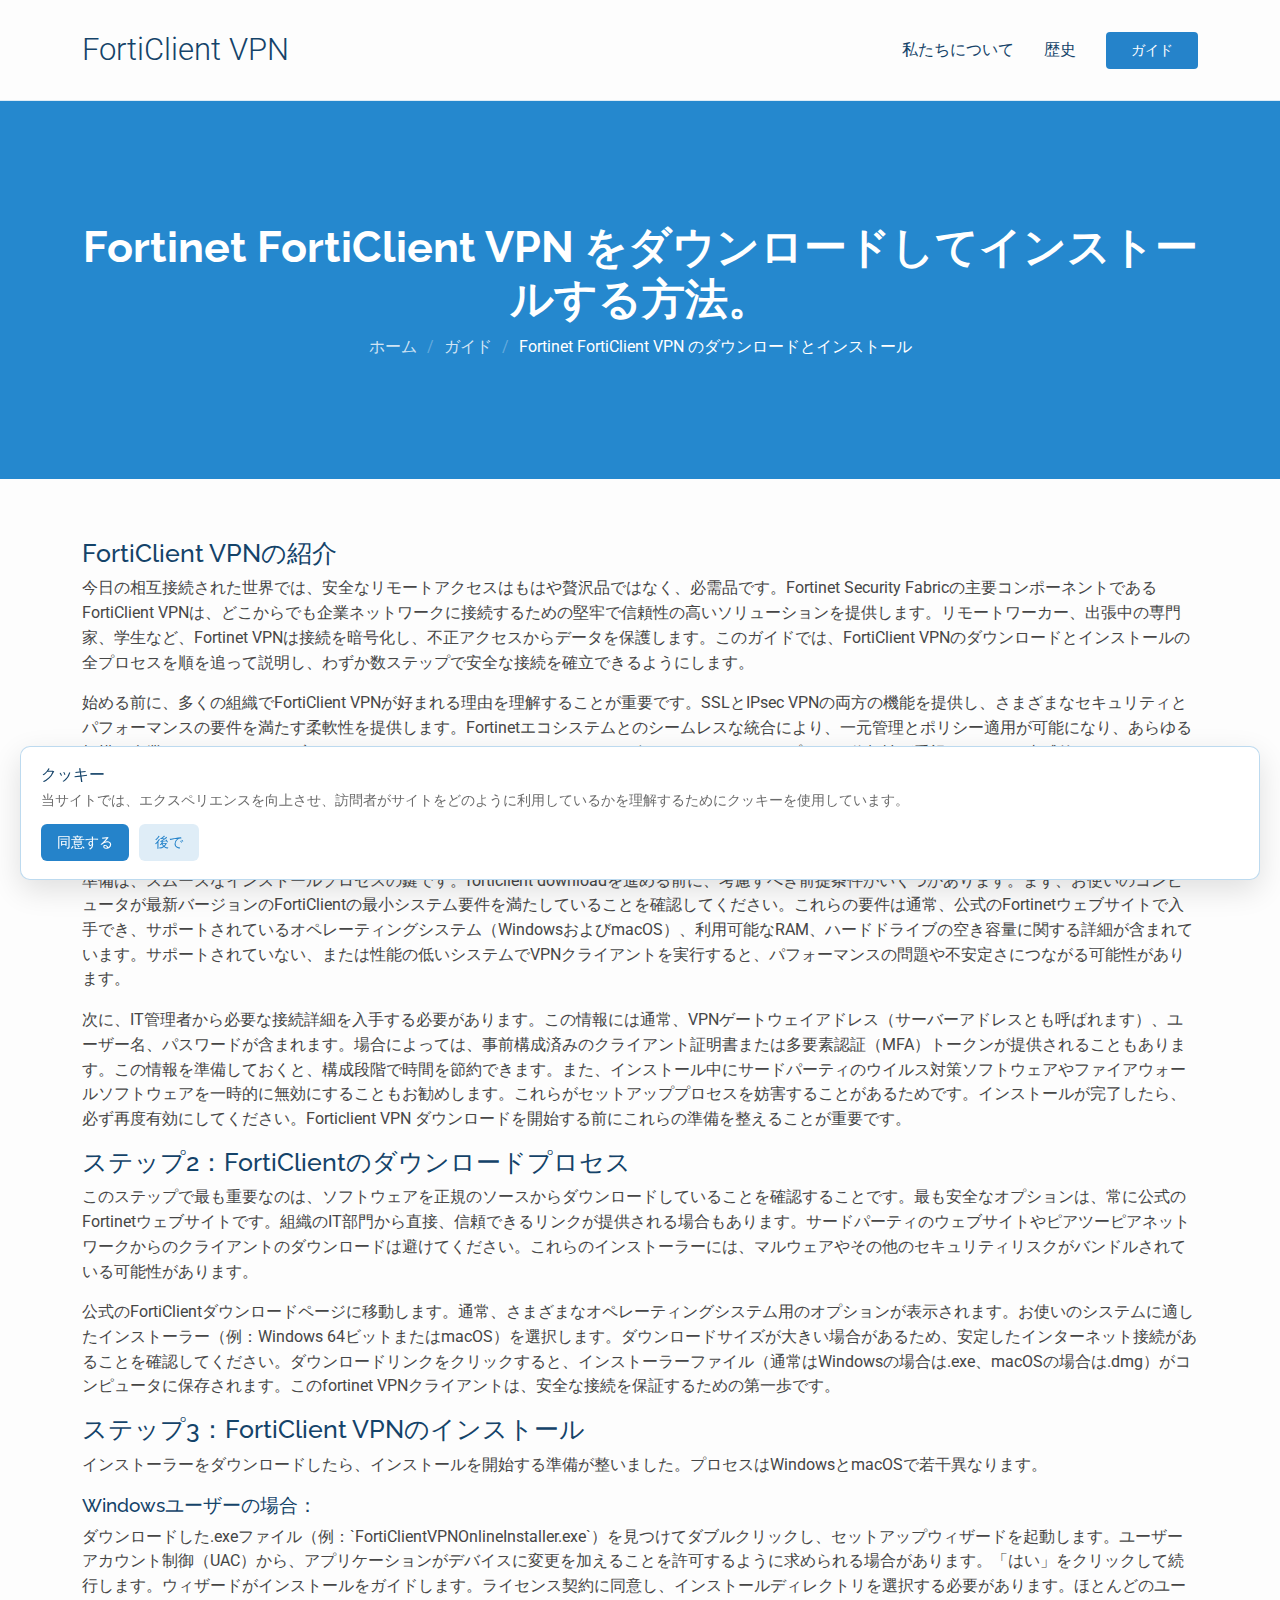
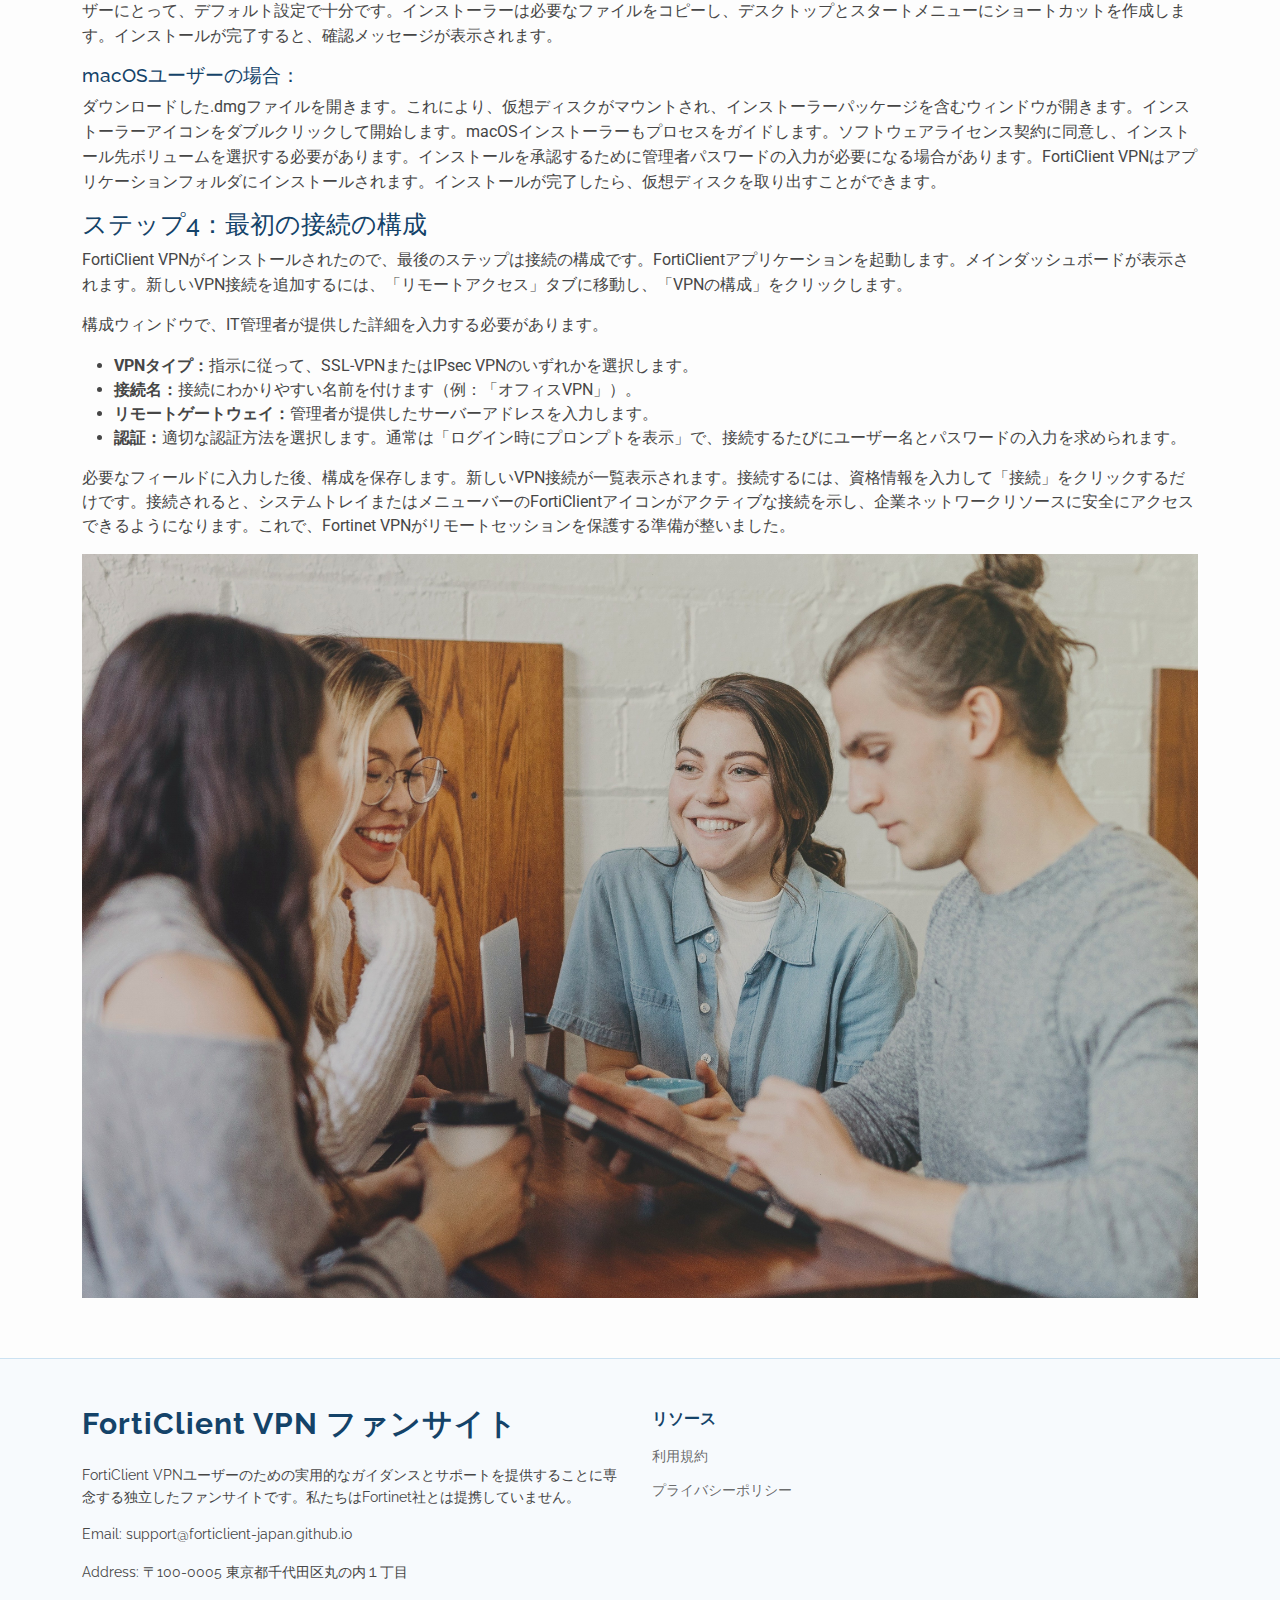
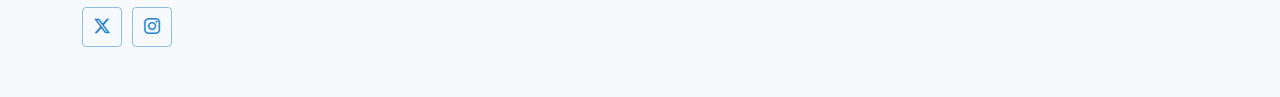
<file: guide/how-to-download-and-install-fortinet-forticlient-vpn.html>
<!DOCTYPE html>
<html lang="ja">

<head>
  <meta charset="utf-8">
  <meta content="width=device-width, initial-scale=1.0" name="viewport">
  <title>Fortinet FortiClient VPNのダウンロードとインストールの完全ガイド</title>
  <meta name="description" content="このステップバイステップガイドでは、WindowsおよびmacOSデバイスにFortinet FortiClient VPNを安全にダウンロードしてインストールする方法を詳しく説明します。">
  <meta name="keywords" content="Forticlient VPN ダウンロード, forticlient download, fortinet VPN, インストールガイド">

  <meta property="og:locale" content="ja_JP">
  <meta property="og:type" content="article">
  <meta property="og:title" content="Fortinet FortiClient VPNのダウンロードとインストールの完全ガイド">
  <meta property="og:description" content="このステップバイステップガイドでは、WindowsおよびmacOSデバイスにFortinet FortiClient VPNを安全にダウンロードしてインストールする方法を詳しく説明します。">
  <meta property="og:url" content="https://forticlient-japan.github.io/guide/how-to-download-and-install-fortinet-forticlient-vpn.html">
  <meta property="og:site_name" content="FortiClient VPN ファンサイト">
  <meta property="og:image" content="https://forticlient-japan.github.io/assets/img/guide/article-1.jpg">

  <script type="application/ld+json">
    {
      "@context": "https://schema.org",
      "@type": "Article",
      "headline": "Fortinet FortiClient VPN をダウンロードしてインストールする方法。",
      "name": "Fortinet FortiClient VPN をダウンロードしてインストールする方法。",
      "description": "このステップバイステップガイドでは、WindowsおよびmacOSデバイスにFortinet FortiClient VPNを安全にダウンロードしてインストールする方法を詳しく説明します。",
      "url": "https://forticlient-japan.github.io/guide/how-to-download-and-install-fortinet-forticlient-vpn.html",
      "inLanguage": "ja",
      "image": "https://forticlient-japan.github.io/assets/img/guide/article-1.jpg",
      "author": {
        "@type": "Organization",
        "name": "FortiClient VPN ファンサイト"
      },
      "publisher": {
        "@type": "Organization",
        "name": "FortiClient VPN ファンサイト"
      }
    }
  </script>

  <!-- Favicons -->
  <link href="../assets/img/favicon.ico" rel="icon">

  <!-- Fonts -->
  <link href="https://fonts.googleapis.com" rel="preconnect">
  <link href="https://fonts.gstatic.com" rel="preconnect" crossorigin>
  <link href="https://fonts.googleapis.com/css2?family=Roboto:ital,wght@0,100;0,300;0,400;0,500;0,700;0,900;1,100;1,300;1,400;1,500;1,700;1,900&family=Poppins:ital,wght@0,100;0,200;0,300;0,400;0,500;0,600;0,700;0,800;0,900;1,100;1,200;1,300;1,400;1,500;1,600;1,700;1,800;1,900&family=Raleway:ital,wght@0,100;0,200;0,300;0,400;0,500;0,600;0,700;0,800;0,900;1,100;1,200;1,300;1,400;1,500;1,600;1,700;1,800;1,900&display=swap" rel="stylesheet">

  <!-- Vendor CSS Files -->
  <link href="../assets/vendor/bootstrap/css/bootstrap.min.css" rel="stylesheet">
  <link href="../assets/vendor/bootstrap-icons/bootstrap-icons.css" rel="stylesheet">
  <link href="../assets/vendor/aos/aos.css" rel="stylesheet">
  <link href="../assets/vendor/glightbox/css/glightbox.min.css" rel="stylesheet">
  <link href="../assets/vendor/swiper/swiper-bundle.min.css" rel="stylesheet">

  <!-- Main CSS File -->
  <link href="../assets/css/main.css" rel="stylesheet">
  <link href="../assets/css/custom.css" rel="stylesheet">
</head>

<body class="starter-page-page">

  <header id="header" class="header d-flex align-items-center sticky-top">
    <div class="container-fluid container-xl position-relative d-flex align-items-center">

      <a href="../index.html" class="logo d-flex align-items-center me-auto">
        <div class="sitename">FortiClient VPN</div>
      </a>

      <nav id="navmenu" class="navmenu">
        <ul>
          <li><a href="../aboutus.html">私たちについて</a></li>
          <li><a href="../history.html">歴史</a></li>
        </ul>
        <i class="mobile-nav-toggle d-xl-none bi bi-list"></i>
      </nav>

      <a class="btn-getstarted" href="index.html">ガイド</a>

    </div>
  </header>

  <main class="main">

    <div class="page-title accent-background">
      <div class="container">
        <h1>Fortinet FortiClient VPN をダウンロードしてインストールする方法。</h1>
        <nav class="breadcrumbs">
          <ol>
            <li><a href="../index.html">ホーム</a></li>
            <li><a href="index.html">ガイド</a></li>
            <li class="current">Fortinet FortiClient VPN のダウンロードとインストール</li>
          </ol>
        </nav>
      </div>
    </div>

    <section class="section">
      <div class="container" data-aos="fade-up">
        <h2>FortiClient VPNの紹介</h2>
        <p>
          今日の相互接続された世界では、安全なリモートアクセスはもはや贅沢品ではなく、必需品です。Fortinet Security Fabricの主要コンポーネントであるFortiClient VPNは、どこからでも企業ネットワークに接続するための堅牢で信頼性の高いソリューションを提供します。リモートワーカー、出張中の専門家、学生など、Fortinet VPNは接続を暗号化し、不正アクセスからデータを保護します。このガイドでは、FortiClient VPNのダウンロードとインストールの全プロセスを順を追って説明し、わずか数ステップで安全な接続を確立できるようにします。
        </p>
        <p>
          始める前に、多くの組織でFortiClient VPNが好まれる理由を理解することが重要です。SSLとIPsec VPNの両方の機能を提供し、さまざまなセキュリティとパフォーマンスの要件を満たす柔軟性を提供します。Fortinetエコシステムとのシームレスな統合により、一元管理とポリシー適用が可能になり、あらゆる規模の企業にとってスケーラブルなソリューションになります。エンドユーザーにとっては、シンプルさと信頼性が重視されます。直感的なインターフェースと簡単なセットアッププロセスにより、技術的な専門知識が限られている人でも、迅速かつ安全に接続できます。この旅の第一歩は、常に信頼できるソースから行うべきforticlient downloadです。
        </p>

        <h2>ステップ1：インストールの準備</h2>
        <p>
          準備は、スムーズなインストールプロセスの鍵です。forticlient downloadを進める前に、考慮すべき前提条件がいくつかあります。まず、お使いのコンピュータが最新バージョンのFortiClientの最小システム要件を満たしていることを確認してください。これらの要件は通常、公式のFortinetウェブサイトで入手でき、サポートされているオペレーティングシステム（WindowsおよびmacOS）、利用可能なRAM、ハードドライブの空き容量に関する詳細が含まれています。サポートされていない、または性能の低いシステムでVPNクライアントを実行すると、パフォーマンスの問題や不安定さにつながる可能性があります。
        </p>
        <p>
          次に、IT管理者から必要な接続詳細を入手する必要があります。この情報には通常、VPNゲートウェイアドレス（サーバーアドレスとも呼ばれます）、ユーザー名、パスワードが含まれます。場合によっては、事前構成済みのクライアント証明書または多要素認証（MFA）トークンが提供されることもあります。この情報を準備しておくと、構成段階で時間を節約できます。また、インストール中にサードパーティのウイルス対策ソフトウェアやファイアウォールソフトウェアを一時的に無効にすることもお勧めします。これらがセットアッププロセスを妨害することがあるためです。インストールが完了したら、必ず再度有効にしてください。Forticlient VPN ダウンロードを開始する前にこれらの準備を整えることが重要です。
        </p>

        <h2>ステップ2：FortiClientのダウンロードプロセス</h2>
        <p>
          このステップで最も重要なのは、ソフトウェアを正規のソースからダウンロードしていることを確認することです。最も安全なオプションは、常に公式のFortinetウェブサイトです。組織のIT部門から直接、信頼できるリンクが提供される場合もあります。サードパーティのウェブサイトやピアツーピアネットワークからのクライアントのダウンロードは避けてください。これらのインストーラーには、マルウェアやその他のセキュリティリスクがバンドルされている可能性があります。
        </p>
        <p>
          公式のFortiClientダウンロードページに移動します。通常、さまざまなオペレーティングシステム用のオプションが表示されます。お使いのシステムに適したインストーラー（例：Windows 64ビットまたはmacOS）を選択します。ダウンロードサイズが大きい場合があるため、安定したインターネット接続があることを確認してください。ダウンロードリンクをクリックすると、インストーラーファイル（通常はWindowsの場合は.exe、macOSの場合は.dmg）がコンピュータに保存されます。このfortinet VPNクライアントは、安全な接続を保証するための第一歩です。
        </p>

        <h2>ステップ3：FortiClient VPNのインストール</h2>
        <p>
          インストーラーをダウンロードしたら、インストールを開始する準備が整いました。プロセスはWindowsとmacOSで若干異なります。
        </p>
        <h3>Windowsユーザーの場合：</h3>
        <p>
          ダウンロードした.exeファイル（例：`FortiClientVPNOnlineInstaller.exe`）を見つけてダブルクリックし、セットアップウィザードを起動します。ユーザーアカウント制御（UAC）から、アプリケーションがデバイスに変更を加えることを許可するように求められる場合があります。「はい」をクリックして続行します。ウィザードがインストールをガイドします。ライセンス契約に同意し、インストールディレクトリを選択する必要があります。ほとんどのユーザーにとって、デフォルト設定で十分です。インストーラーは必要なファイルをコピーし、デスクトップとスタートメニューにショートカットを作成します。インストールが完了すると、確認メッセージが表示されます。
        </p>
        <h3>macOSユーザーの場合：</h3>
        <p>
          ダウンロードした.dmgファイルを開きます。これにより、仮想ディスクがマウントされ、インストーラーパッケージを含むウィンドウが開きます。インストーラーアイコンをダブルクリックして開始します。macOSインストーラーもプロセスをガイドします。ソフトウェアライセンス契約に同意し、インストール先ボリュームを選択する必要があります。インストールを承認するために管理者パスワードの入力が必要になる場合があります。FortiClient VPNはアプリケーションフォルダにインストールされます。インストールが完了したら、仮想ディスクを取り出すことができます。
        </p>

        <h2>ステップ4：最初の接続の構成</h2>
        <p>
          FortiClient VPNがインストールされたので、最後のステップは接続の構成です。FortiClientアプリケーションを起動します。メインダッシュボードが表示されます。新しいVPN接続を追加するには、「リモートアクセス」タブに移動し、「VPNの構成」をクリックします。
        </p>
        <p>
          構成ウィンドウで、IT管理者が提供した詳細を入力する必要があります。
          <ul>
            <li><strong>VPNタイプ：</strong>指示に従って、SSL-VPNまたはIPsec VPNのいずれかを選択します。</li>
            <li><strong>接続名：</strong>接続にわかりやすい名前を付けます（例：「オフィスVPN」）。</li>
            <li><strong>リモートゲートウェイ：</strong>管理者が提供したサーバーアドレスを入力します。</li>
            <li><strong>認証：</strong>適切な認証方法を選択します。通常は「ログイン時にプロンプトを表示」で、接続するたびにユーザー名とパスワードの入力を求められます。</li>
          </ul>
          必要なフィールドに入力した後、構成を保存します。新しいVPN接続が一覧表示されます。接続するには、資格情報を入力して「接続」をクリックするだけです。接続されると、システムトレイまたはメニューバーのFortiClientアイコンがアクティブな接続を示し、企業ネットワークリソースに安全にアクセスできるようになります。これで、Fortinet VPNがリモートセッションを保護する準備が整いました。
        </p>
        <img src="../assets/img/guide/article-1.jpg" class="img-fluid" alt="FortiClient VPN接続プロセスの視覚的表現。">
      </div>
    </section>

  </main>

  <footer id="footer" class="footer light-background">

    <div class="container footer-top">
      <div class="row gy-4">
        <div class="col-lg-6 col-md-12 footer-about">
          <a href="../index.html" class="logo d-flex align-items-center">
            <span class="sitename">FortiClient VPN ファンサイト</span>
          </a>
          <p>FortiClient VPNユーザーのための実用的なガイダンスとサポートを提供することに専念する独立したファンサイトです。私たちはFortinet社とは提携していません。</p>
          <p>Email: support@forticlient-japan.github.io</p>
          <p>Address: 〒100-0005 東京都千代田区丸の内１丁目</p>
          <div class="social-links d-flex mt-4">
            <a href="https://twitter.com/itmedia_news" aria-label="Twitter"><i class="bi bi-twitter-x"></i></a>
            <a href="https://www.instagram.com/microsoft/" aria-label="Instagram"><i class="bi bi-instagram"></i></a>
          </div>
        </div>

        <div class="col-lg-3 col-6 footer-links">
          <h4>リソース</h4>
          <ul>
            <li><a href="../terms-of-use.html">利用規約</a></li>
            <li><a href="../privacy.html">プライバシーポリシー</a></li>
          </ul>
        </div>
      </div>
    </div>

  </footer>

  <!-- Cookie Banner -->
  <div class="cookie-banner" role="dialog" aria-live="polite" aria-label="Cookie notice">
    <h4>クッキー</h4>
    <p>当サイトでは、エクスペリエンスを向上させ、訪問者がサイトをどのように利用しているかを理解するためにクッキーを使用しています。</p>
    <div class="cookie-actions">
      <button class="cookie-btn cookie-accept" type="button">同意する</button>
      <button class="cookie-btn secondary cookie-later" type="button">後で</button>
    </div>
  </div>

  <!-- Scroll Top -->
  <a href="#" id="scroll-top" class="scroll-top d-flex align-items-center justify-content-center"><i class="bi bi-arrow-up-short"></i></a>

  <!-- Preloader -->
  <div id="preloader"></div>

  <!-- Vendor JS Files -->
  <script src="../assets/vendor/bootstrap/js/bootstrap.bundle.min.js"></script>
  <script src="../assets/vendor/php-email-form/validate.js"></script>
  <script src="../assets/vendor/aos/aos.js"></script>
  <script src="../assets/vendor/purecounter/purecounter_vanilla.js"></script>
  <script src="../assets/vendor/glightbox/js/glightbox.min.js"></script>
  <script src="../assets/vendor/swiper/swiper-bundle.min.js"></script>
  <script src="../assets/vendor/imagesloaded/imagesloaded.pkgd.min.js"></script>
  <script src="../assets/vendor/isotope-layout/isotope.pkgd.min.js"></script>

  <!-- Main JS File -->
  <script src="../assets/js/main.js"></script>

</body>

</html>
</file>
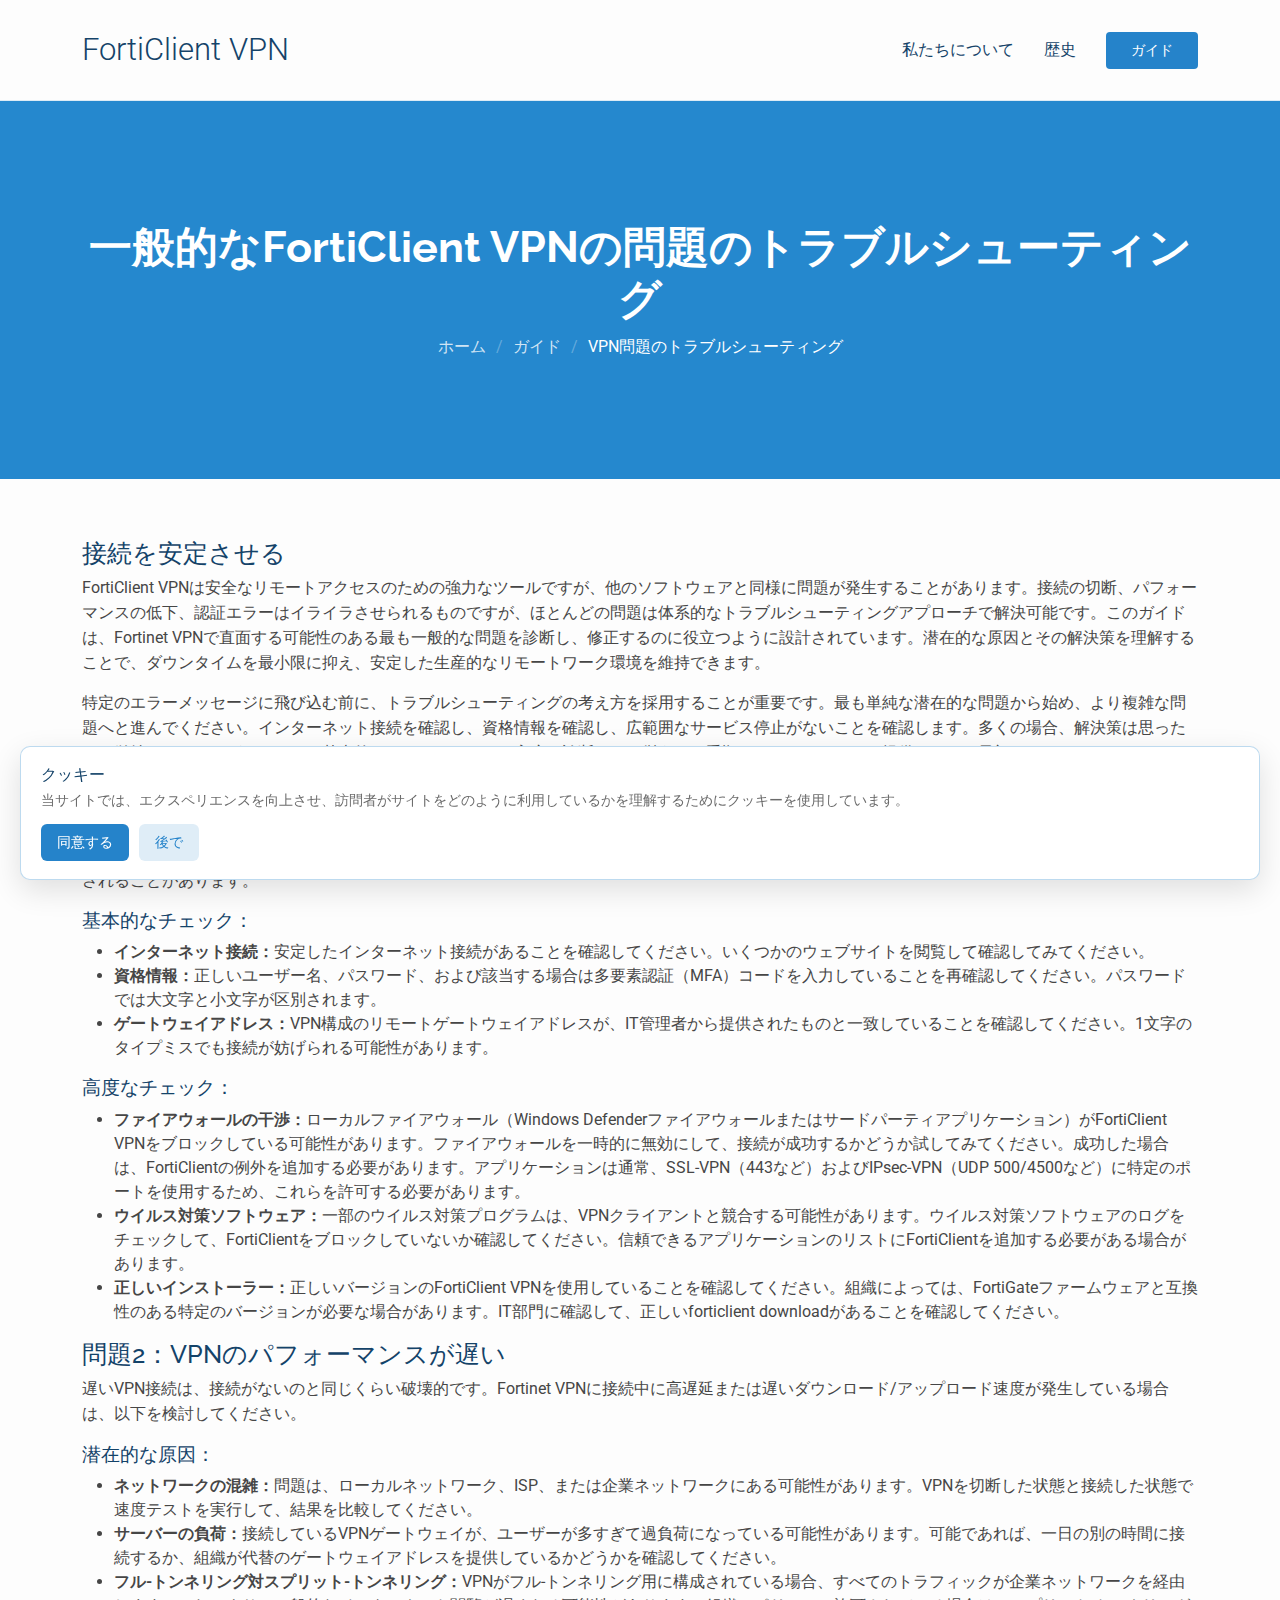
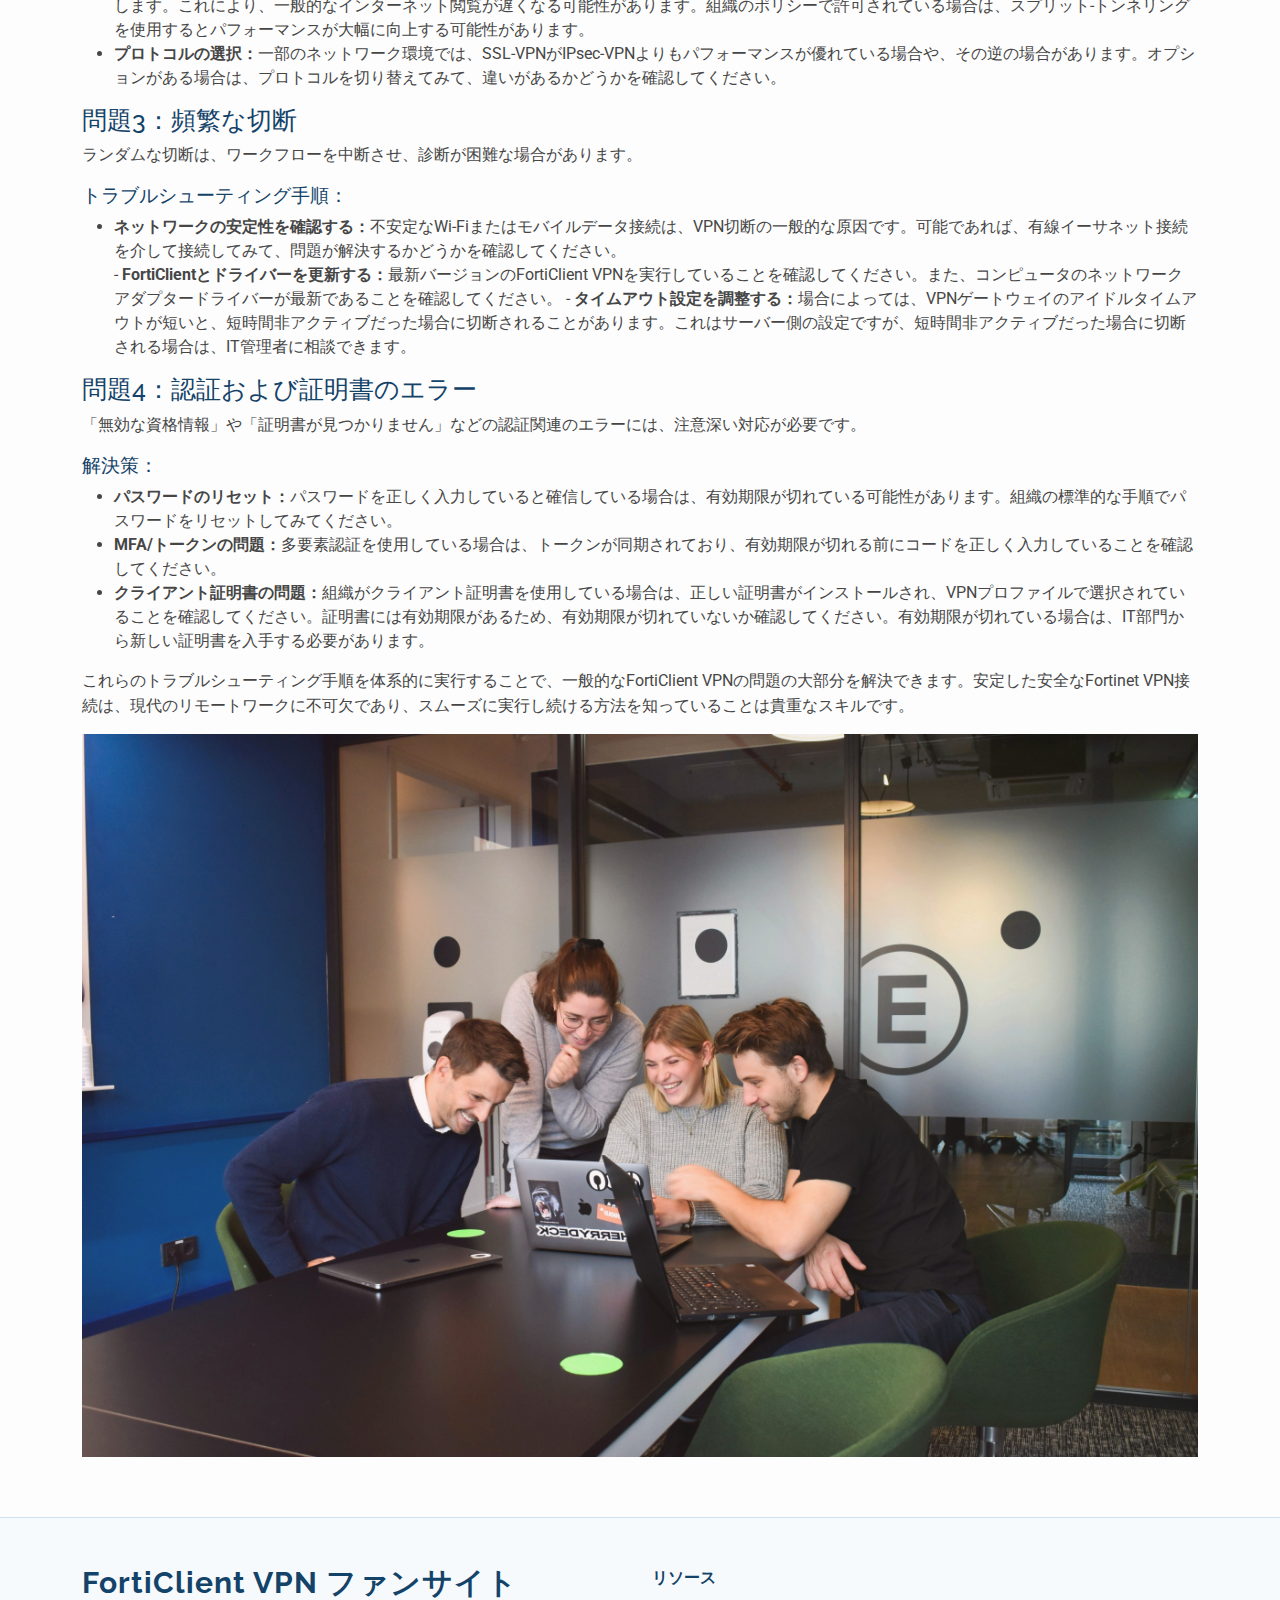
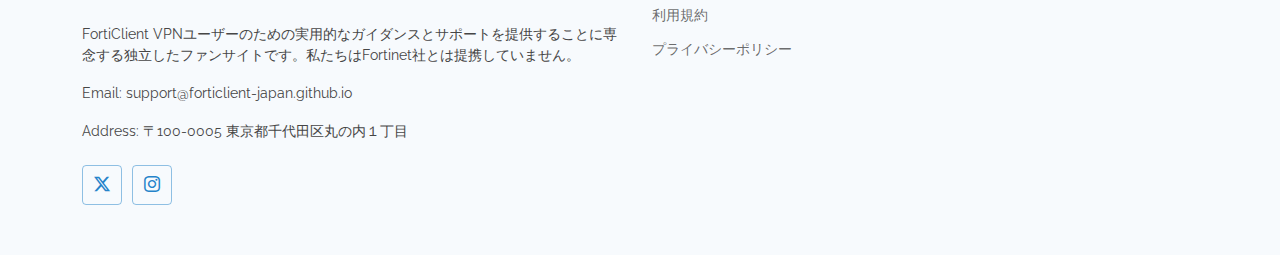
<file: guide/troubleshooting-common-forticlient-vpn-issues.html>
<!DOCTYPE html>
<html lang="ja">

<head>
  <meta charset="utf-8">
  <meta content="width=device-width, initial-scale=1.0" name="viewport">
  <title>一般的なFortiClient VPNの問題のトラブルシューティング</title>
  <meta name="description" content="接続エラー、パフォーマンスの低下、認証の問題など、FortiClient VPNの一般的な問題のトラブルシューティングに関する包括的なガイド。">
  <meta name="keywords" content="forticlient vpn, fortinet vpn, トラブルシューティング, vpnの問題, 接続エラー">

  <meta property="og:locale" content="ja_JP">
  <meta property="og:type" content="article">
  <meta property="og:title" content="一般的なFortiClient VPNの問題の解決：トラブルシューティングガイド">
  <meta property="og:description" content="Fortinet VPNで問題が発生していますか？このガイドは、一般的な接続エラー、パフォーマンスの問題などをトラブルシューティングして解決するのに役立ちます。">
  <meta property="og:url" content="https://forticlient-japan.github.io/guide/troubleshooting-common-forticlient-vpn-issues.html">
  <meta property="og:site_name" content="FortiClient VPN ファンサイト">
  <meta property="og:image" content="https://forticlient-japan.github.io/assets/img/guide/article-3.jpg">

  <script type="application/ld+json">
    {
      "@context": "https://schema.org",
      "@type": "Article",
      "headline": "一般的なFortiClient VPNの問題のトラブルシューティング",
      "name": "一般的なFortiClient VPNの問題のトラブルシューティング",
      "description": "接続エラー、パフォーマンスの低下、認証の問題など、FortiClient VPNの一般的な問題のトラブルシューティングに関する包括的なガイド。",
      "url": "https://forticlient-japan.github.io/guide/troubleshooting-common-forticlient-vpn-issues.html",
      "inLanguage": "ja",
      "image": "https://forticlient-japan.github.io/assets/img/guide/article-3.jpg",
      "author": {
        "@type": "Organization",
        "name": "FortiClient VPN ファンサイト"
      },
      "publisher": {
        "@type": "Organization",
        "name": "FortiClient VPN ファンサイト"
      }
    }
  </script>

  <!-- Favicons -->
  <link href="../assets/img/favicon.ico" rel="icon">

  <!-- Fonts -->
  <link href="https://fonts.googleapis.com" rel="preconnect">
  <link href="https://fonts.gstatic.com" rel="preconnect" crossorigin>
  <link href="https://fonts.googleapis.com/css2?family=Roboto:ital,wght@0,100;0,300;0,400;0,500;0,700;0,900;1,100;1,300;1,400;1,500;1,700;1,900&family=Poppins:ital,wght@0,100;0,200;0,300;0,400;0,500;0,600;0,700;0,800;0,900;1,100;1,200;1,300;1,400;1,500;1,600;1,700;1,800;1,900&family=Raleway:ital,wght@0,100;0,200;0,300;0,400;0,500;0,600;0,700;0,800;0,900;1,100;1,200;1,300;1,400;1,500;1,600;1,700;1,800;1,900&display=swap" rel="stylesheet">

  <!-- Vendor CSS Files -->
  <link href="../assets/vendor/bootstrap/css/bootstrap.min.css" rel="stylesheet">
  <link href="../assets/vendor/bootstrap-icons/bootstrap-icons.css" rel="stylesheet">
  <link href="../assets/vendor/aos/aos.css" rel="stylesheet">
  <link href="../assets/vendor/glightbox/css/glightbox.min.css" rel="stylesheet">
  <link href="../assets/vendor/swiper/swiper-bundle.min.css" rel="stylesheet">

  <!-- Main CSS File -->
  <link href="../assets/css/main.css" rel="stylesheet">
  <link href="../assets/css/custom.css" rel="stylesheet">
</head>

<body class="starter-page-page">

  <header id="header" class="header d-flex align-items-center sticky-top">
    <div class="container-fluid container-xl position-relative d-flex align-items-center">

      <a href="../index.html" class="logo d-flex align-items-center me-auto">
        <div class="sitename">FortiClient VPN</div>
      </a>

      <nav id="navmenu" class="navmenu">
        <ul>
          <li><a href="../aboutus.html">私たちについて</a></li>
          <li><a href="../history.html">歴史</a></li>
        </ul>
        <i class="mobile-nav-toggle d-xl-none bi bi-list"></i>
      </nav>

      <a class="btn-getstarted" href="index.html">ガイド</a>

    </div>
  </header>

  <main class="main">

    <div class="page-title accent-background">
      <div class="container">
        <h1>一般的なFortiClient VPNの問題のトラブルシューティング</h1>
        <nav class="breadcrumbs">
          <ol>
            <li><a href="../index.html">ホーム</a></li>
            <li><a href="index.html">ガイド</a></li>
            <li class="current">VPN問題のトラブルシューティング</li>
          </ol>
        </nav>
      </div>
    </div>

    <section class="section">
      <div class="container" data-aos="fade-up">
        <h2>接続を安定させる</h2>
        <p>
          FortiClient VPNは安全なリモートアクセスのための強力なツールですが、他のソフトウェアと同様に問題が発生することがあります。接続の切断、パフォーマンスの低下、認証エラーはイライラさせられるものですが、ほとんどの問題は体系的なトラブルシューティングアプローチで解決可能です。このガイドは、Fortinet VPNで直面する可能性のある最も一般的な問題を診断し、修正するのに役立つように設計されています。潜在的な原因とその解決策を理解することで、ダウンタイムを最小限に抑え、安定した生産的なリモートワーク環境を維持できます。
        </p>
        <p>
          特定のエラーメッセージに飛び込む前に、トラブルシューティングの考え方を採用することが重要です。最も単純な潜在的な問題から始め、より複雑な問題へと進んでください。インターネット接続を確認し、資格情報を確認し、広範囲なサービス停止がないことを確認します。多くの場合、解決策は思ったより単純です。このガイドでは、基本的なチェックからより高度な診断まで、従うべき手順のチェックリストを提供します。最初のforticlient downloadを完了したばかりで問題に直面している場合は、このガイドから始めるのが最適です。
        </p>

        <h2>問題1：接続できない</h2>
        <p>
          最も頻繁に発生する問題の1つは、VPN接続を確立できないことです。「VPN接続を確立できません」などのエラーメッセージやタイムアウトエラーが表示されることがあります。
        </p>
        <h3>基本的なチェック：</h3>
        <ul>
          <li><strong>インターネット接続：</strong>安定したインターネット接続があることを確認してください。いくつかのウェブサイトを閲覧して確認してみてください。</li>
          <li><strong>資格情報：</strong>正しいユーザー名、パスワード、および該当する場合は多要素認証（MFA）コードを入力していることを再確認してください。パスワードでは大文字と小文字が区別されます。</li>
          <li><strong>ゲートウェイアドレス：</strong>VPN構成のリモートゲートウェイアドレスが、IT管理者から提供されたものと一致していることを確認してください。1文字のタイプミスでも接続が妨げられる可能性があります。</li>
        </ul>
        <h3>高度なチェック：</h3>
        <ul>
          <li><strong>ファイアウォールの干渉：</strong>ローカルファイアウォール（Windows Defenderファイアウォールまたはサードパーティアプリケーション）がFortiClient VPNをブロックしている可能性があります。ファイアウォールを一時的に無効にして、接続が成功するかどうか試してみてください。成功した場合は、FortiClientの例外を追加する必要があります。アプリケーションは通常、SSL-VPN（443など）およびIPsec-VPN（UDP 500/4500など）に特定のポートを使用するため、これらを許可する必要があります。</li>
          <li><strong>ウイルス対策ソフトウェア：</strong>一部のウイルス対策プログラムは、VPNクライアントと競合する可能性があります。ウイルス対策ソフトウェアのログをチェックして、FortiClientをブロックしていないか確認してください。信頼できるアプリケーションのリストにFortiClientを追加する必要がある場合があります。</li>
          <li><strong>正しいインストーラー：</strong>正しいバージョンのFortiClient VPNを使用していることを確認してください。組織によっては、FortiGateファームウェアと互換性のある特定のバージョンが必要な場合があります。IT部門に確認して、正しいforticlient downloadがあることを確認してください。</li>
        </ul>

        <h2>問題2：VPNのパフォーマンスが遅い</h2>
        <p>
          遅いVPN接続は、接続がないのと同じくらい破壊的です。Fortinet VPNに接続中に高遅延または遅いダウンロード/アップロード速度が発生している場合は、以下を検討してください。
        </p>
        <h3>潜在的な原因：</h3>
        <ul>
          <li><strong>ネットワークの混雑：</strong>問題は、ローカルネットワーク、ISP、または企業ネットワークにある可能性があります。VPNを切断した状態と接続した状態で速度テストを実行して、結果を比較してください。</li>
          <li><strong>サーバーの負荷：</strong>接続しているVPNゲートウェイが、ユーザーが多すぎて過負荷になっている可能性があります。可能であれば、一日の別の時間に接続するか、組織が代替のゲートウェイアドレスを提供しているかどうかを確認してください。</li>
          <li><strong>フル-トンネリング対スプリット-トンネリング：</strong>VPNがフル-トンネリング用に構成されている場合、すべてのトラフィックが企業ネットワークを経由します。これにより、一般的なインターネット閲覧が遅くなる可能性があります。組織のポリシーで許可されている場合は、スプリット-トンネリングを使用するとパフォーマンスが大幅に向上する可能性があります。</li>
          <li><strong>プロトコルの選択：</strong>一部のネットワーク環境では、SSL-VPNがIPsec-VPNよりもパフォーマンスが優れている場合や、その逆の場合があります。オプションがある場合は、プロトコルを切り替えてみて、違いがあるかどうかを確認してください。</li>
        </ul>

        <h2>問題3：頻繁な切断</h2>
        <p>
          ランダムな切断は、ワークフローを中断させ、診断が困難な場合があります。
        </p>
        <h3>トラブルシューティング手順：</h3>
        <ul>
          <li><strong>ネットワークの安定性を確認する：</strong>不安定なWi-Fiまたはモバイルデータ接続は、VPN切断の一般的な原因です。可能であれば、有線イーサネット接続を介して接続してみて、問題が解決するかどうかを確認してください。</li>
          - <strong>FortiClientとドライバーを更新する：</strong>最新バージョンのFortiClient VPNを実行していることを確認してください。また、コンピュータのネットワークアダプタードライバーが最新であることを確認してください。
          - <strong>タイムアウト設定を調整する：</strong>場合によっては、VPNゲートウェイのアイドルタイムアウトが短いと、短時間非アクティブだった場合に切断されることがあります。これはサーバー側の設定ですが、短時間非アクティブだった場合に切断される場合は、IT管理者に相談できます。</li>
        </ul>

        <h2>問題4：認証および証明書のエラー</h2>
        <p>
          「無効な資格情報」や「証明書が見つかりません」などの認証関連のエラーには、注意深い対応が必要です。
        </p>
        <h3>解決策：</h3>
        <ul>
          <li><strong>パスワードのリセット：</strong>パスワードを正しく入力していると確信している場合は、有効期限が切れている可能性があります。組織の標準的な手順でパスワードをリセットしてみてください。</li>
          <li><strong>MFA/トークンの問題：</strong>多要素認証を使用している場合は、トークンが同期されており、有効期限が切れる前にコードを正しく入力していることを確認してください。</li>
          <li><strong>クライアント証明書の問題：</strong>組織がクライアント証明書を使用している場合は、正しい証明書がインストールされ、VPNプロファイルで選択されていることを確認してください。証明書には有効期限があるため、有効期限が切れていないか確認してください。有効期限が切れている場合は、IT部門から新しい証明書を入手する必要があります。</li>
        </ul>
        <p>
          これらのトラブルシューティング手順を体系的に実行することで、一般的なFortiClient VPNの問題の大部分を解決できます。安定した安全なFortinet VPN接続は、現代のリモートワークに不可欠であり、スムーズに実行し続ける方法を知っていることは貴重なスキルです。
        </p>
        <img src="../assets/img/guide/article-3.jpg" class="img-fluid" alt="ネットワーク接続のトラブルシューティング手順を示す図。">
      </div>
    </section>

  </main>

  <footer id="footer" class="footer light-background">

    <div class="container footer-top">
      <div class="row gy-4">
        <div class="col-lg-6 col-md-12 footer-about">
          <a href="../index.html" class="logo d-flex align-items-center">
            <span class="sitename">FortiClient VPN ファンサイト</span>
          </a>
          <p>FortiClient VPNユーザーのための実用的なガイダンスとサポートを提供することに専念する独立したファンサイトです。私たちはFortinet社とは提携していません。</p>
          <p>Email: support@forticlient-japan.github.io</p>
          <p>Address: 〒100-0005 東京都千代田区丸の内１丁目</p>
          <div class="social-links d-flex mt-4">
            <a href="https://twitter.com/itmedia_news" aria-label="Twitter"><i class="bi bi-twitter-x"></i></a>
            <a href="https://www.instagram.com/microsoft/" aria-label="Instagram"><i class="bi bi-instagram"></i></a>
          </div>
        </div>

        <div class="col-lg-3 col-6 footer-links">
          <h4>リソース</h4>
          <ul>
            <li><a href="../terms-of-use.html">利用規約</a></li>
            <li><a href="../privacy.html">プライバシーポリシー</a></li>
          </ul>
        </div>
      </div>
    </div>

  </footer>

  <!-- Cookie Banner -->
  <div class="cookie-banner" role="dialog" aria-live="polite" aria-label="Cookie notice">
    <h4>クッキー</h4>
    <p>当サイトでは、エクスペリエンスを向上させ、訪問者がサイトをどのように利用しているかを理解するためにクッキーを使用しています。</p>
    <div class="cookie-actions">
      <button class="cookie-btn cookie-accept" type="button">同意する</button>
      <button class="cookie-btn secondary cookie-later" type="button">後で</button>
    </div>
  </div>

  <!-- Scroll Top -->
  <a href="#" id="scroll-top" class="scroll-top d-flex align-items-center justify-content-center"><i class="bi bi-arrow-up-short"></i></a>

  <!-- Preloader -->
  <div id="preloader"></div>

  <!-- Vendor JS Files -->
  <script src="../assets/vendor/bootstrap/js/bootstrap.bundle.min.js"></script>
  <script src="../assets/vendor/php-email-form/validate.js"></script>
  <script src="../assets/vendor/aos/aos.js"></script>
  <script src="../assets/vendor/purecounter/purecounter_vanilla.js"></script>
  <script src="../assets/vendor/glightbox/js/glightbox.min.js"></script>
  <script src="../assets/vendor/swiper/swiper-bundle.min.js"></script>
  <script src="../assets/vendor/imagesloaded/imagesloaded.pkgd.min.js"></script>
  <script src="../assets/vendor/isotope-layout/isotope.pkgd.min.js"></script>

  <!-- Main JS File -->
  <script src="../assets/js/main.js"></script>

</body>

</html>
</file>
<file: assets/css/custom.css>
/* Custom Styles for Uniqueness */

/* Slightly adjusted colors */
:root { 
  --background-color: #fdfdfd;
  --default-color: #464646;
  --heading-color: #144369;
  --accent-color: #2583ca;
  --nav-color: #144369;
  --nav-hover-color: #2583ca;
  --nav-dropdown-color: #144369;
  --nav-dropdown-hover-color: #2583ca;
}

.light-background {
  --background-color: #f7fafd;
}

.dark-background {
  --background-color: #070707;
  --surface-color: #262626;
}

.accent-background {
  --background-color: #2588ce;
  --surface-color: #47a0df;
}

/* Slightly increased font sizes */
h1 {
  font-size: calc(2em * 1.03);
}

h2 {
  font-size: calc(1.5em * 1.03);
}

h3 {
  font-size: calc(1.17em * 1.03);
}

h4 {
  font-size: calc(1em * 1.03);
}

h5 {
  font-size: calc(0.83em * 1.03);
}

h6 {
  font-size: calc(0.67em * 1.03);
}

p {
  font-size: calc(1em * 1.03);
}

.header .logo img {
  max-height: calc(36px * 1.03);
}

.header .logo h1 {
  font-size: calc(30px * 1.03);
}

.header .logo .sitename {
  font-size: calc(30px * 1.03);
}

.footer .footer-about p {
  font-size: calc(14px * 1.03);
}

.footer h4 {
  font-size: calc(16px * 1.03);
}

.page-title h1 {
  font-size: calc(42px * 1.03);
}

.section-title h2 {
  font-size: calc(32px * 1.03);
}

.hero h1 {
  font-size: calc(56px * 1.03);
}

.hero p {
  font-size: calc(22px * 1.03);
}

@media (max-width: 992px) {
  .hero h1 {
    font-size: calc(28px * 1.03);
  }

  .hero p {
    font-size: calc(18px * 1.03);
  }
}

.hero .icon-box .title {
  font-size: calc(18px * 1.03);
}

.hero .icon-box .description {
  font-size: calc(15px * 1.03);
}

.about-alt .content h3 {
  font-size: calc(1.75rem * 1.03);
}

.testimonials .testimonial-item h3 {
  font-size: calc(18px * 1.03);
}

.testimonials .testimonial-item h4 {
  font-size: calc(14px * 1.03);
}

.services .service-item h3 {
  font-size: calc(22px * 1.03);
}

.services .service-item p {
  font-size: calc(14px * 1.03);
}

.call-to-action h3 {
  font-size: calc(28px * 1.03);
}

.portfolio .portfolio-item .portfolio-info h4 {
  font-size: calc(18px * 1.03);
}

.portfolio .portfolio-item .portfolio-info p {
  font-size: calc(14px * 1.03);
}

.team .team-member .member-info h4 {
  font-size: calc(18px * 1.03);
}

.pricing .pricing-item h3 {
  font-size: calc(20px * 1.03);
}

.pricing h4 {
  font-size: calc(48px * 1.03);
}

.pricing h4 sup {
  font-size: calc(28px * 1.03);
}

.pricing h4 span {
  font-size: calc(18px * 1.03);
}

.faq .faq-container .faq-item h3 {
  font-size: calc(18px * 1.03);
}

.comparison-table .compare-cell {
  font-size: calc(14px * 1.03);
}

.fan-insights .insight-card h3 {
  font-size: calc(20px * 1.03);
}

.fan-insights .insight-card p {
  font-size: calc(14px * 1.03);
}

.contact .info-item h3 {
  font-size: calc(18px * 1.03);
}

.contact .info-item p {
  font-size: calc(14px * 1.03);
}

.portfolio-details .portfolio-info h3 {
  font-size: calc(22px * 1.03);
}

.portfolio-details .portfolio-description h2 {
  font-size: calc(26px * 1.03);
}

.portfolio-details .portfolio-description .testimonial-item h3 {
  font-size: calc(18px * 1.03);
}

.portfolio-details .portfolio-description .testimonial-item h4 {
  font-size: calc(14px * 1.03);
}

.service-details h3 {
  font-size: calc(26px * 1.03);
}

.service-details h4 {
  font-size: calc(20px * 1.03);
}

.service-details p {
  font-size: calc(15px * 1.03);
}

.cookie-banner h4 {
  font-size: calc(16px * 1.03);
}

.cookie-banner p {
  font-size: calc(14px * 1.03);
}
</file>
<file: assets/css/main.css>
/**
* Template Name: OnePage
* Template URL: https://bootstrapmade.com/onepage-multipurpose-bootstrap-template/
* Updated: Aug 07 2024 with Bootstrap v5.3.3
* Author: BootstrapMade.com
* License: https://bootstrapmade.com/license/
*/

/*--------------------------------------------------------------
# Font & Color Variables
# Help: https://bootstrapmade.com/color-system/
--------------------------------------------------------------*/
/* Fonts */
:root {
  --default-font: "Roboto",  system-ui, -apple-system, "Segoe UI", Roboto, "Helvetica Neue", Arial, "Noto Sans", "Liberation Sans", sans-serif, "Apple Color Emoji", "Segoe UI Emoji", "Segoe UI Symbol", "Noto Color Emoji";
  --heading-font: "Raleway",  sans-serif;
  --nav-font: "Poppins",  sans-serif;
}

/* Global Colors - The following color variables are used throughout the website. Updating them here will change the color scheme of the entire website */
:root { 
  --background-color: #fefefe; /* Background color for the entire website, including individual sections */
  --default-color: #454545; /* Default color used for the majority of the text content across the entire website */
  --heading-color: #134268; /* Color for headings, subheadings and title throughout the website */
  --accent-color: #2482c8; /* Accent color that represents your brand on the website. It's used for buttons, links, and other elements that need to stand out */
  --surface-color: #ffffff; /* The surface color is used as a background of boxed elements within sections, such as cards, icon boxes, or other elements that require a visual separation from the global background. */
  --contrast-color: #ffffff; /* Contrast color for text, ensuring readability against backgrounds of accent, heading, or default colors. */
}

/* Nav Menu Colors - The following color variables are used specifically for the navigation menu. They are separate from the global colors to allow for more customization options */
:root {
  --nav-color: #134268;  /* The default color of the main navmenu links */
  --nav-hover-color: #2482c8; /* Applied to main navmenu links when they are hovered over or active */
  --nav-mobile-background-color: #ffffff; /* Used as the background color for mobile navigation menu */
  --nav-dropdown-background-color: #ffffff; /* Used as the background color for dropdown items that appear when hovering over primary navigation items */
  --nav-dropdown-color: #134268; /* Used for navigation links of the dropdown items in the navigation menu. */
  --nav-dropdown-hover-color: #2482c8; /* Similar to --nav-hover-color, this color is applied to dropdown navigation links when they are hovered over. */
}

/* Color Presets - These classes override global colors when applied to any section or element, providing reuse of the sam color scheme. */

.light-background {
  --background-color: #f6fafd;
  --surface-color: #ffffff;
}

.dark-background {
  --background-color: #060606;
  --default-color: #ffffff;
  --heading-color: #ffffff;
  --surface-color: #252525;
  --contrast-color: #ffffff;
}

.accent-background {
  --background-color: #2487ce;
  --default-color: #ffffff;
  --heading-color: #ffffff;
  --accent-color: #ffffff;
  --surface-color: #469fdf;
  --contrast-color: #ffffff;
}

/* Smooth scroll */
:root {
  scroll-behavior: smooth;
}

/*--------------------------------------------------------------
# General Styling & Shared Classes
--------------------------------------------------------------*/
body {
  color: var(--default-color);
  background-color: var(--background-color);
  font-family: var(--default-font);
}

a {
  color: var(--accent-color);
  text-decoration: none;
  transition: 0.3s;
}

a:hover {
  color: color-mix(in srgb, var(--accent-color), transparent 25%);
  text-decoration: none;
}

h1,
h2,
h3,
h4,
h5,
h6 {
  color: var(--heading-color);
  font-family: var(--heading-font);
}

h1 {
  font-size: calc(2em * 1.02);
}

h2 {
  font-size: calc(1.5em * 1.02);
}

h3 {
  font-size: calc(1.17em * 1.02);
}

h4 {
  font-size: calc(1em * 1.02);
}

h5 {
  font-size: calc(0.83em * 1.02);
}

h6 {
  font-size: calc(0.67em * 1.02);
}

p {
  font-size: calc(1em * 1.02);
}

/* Pulsating Play Button
------------------------------*/
.pulsating-play-btn {
  width: 94px;
  height: 94px;
  background: radial-gradient(var(--accent-color) 50%, color-mix(in srgb, var(--accent-color), transparent 75%) 52%);
  border-radius: 50%;
  display: block;
  position: relative;
  overflow: hidden;
}

.pulsating-play-btn:before {
  content: "";
  position: absolute;
  width: 120px;
  height: 120px;
  animation-delay: 0s;
  animation: pulsate-play-btn 2s;
  animation-direction: forwards;
  animation-iteration-count: infinite;
  animation-timing-function: steps;
  opacity: 1;
  border-radius: 50%;
  border: 5px solid color-mix(in srgb, var(--accent-color), transparent 30%);
  top: -15%;
  left: -15%;
  background: rgba(198, 16, 0, 0);
}

.pulsating-play-btn:after {
  content: "";
  position: absolute;
  left: 50%;
  top: 50%;
  transform: translateX(-40%) translateY(-50%);
  width: 0;
  height: 0;
  border-top: 10px solid transparent;
  border-bottom: 10px solid transparent;
  border-left: 15px solid #fff;
  z-index: 100;
  transition: all 400ms cubic-bezier(0.55, 0.055, 0.675, 0.19);
}

.pulsating-play-btn:hover:before {
  content: "";
  position: absolute;
  left: 50%;
  top: 50%;
  transform: translateX(-40%) translateY(-50%);
  width: 0;
  height: 0;
  border: none;
  border-top: 10px solid transparent;
  border-bottom: 10px solid transparent;
  border-left: 15px solid #fff;
  z-index: 200;
  animation: none;
  border-radius: 0;
}

.pulsating-play-btn:hover:after {
  border-left: 15px solid var(--accent-color);
  transform: scale(20);
}

@keyframes pulsate-play-btn {
  0% {
    transform: scale(0.6, 0.6);
    opacity: 1;
  }

  100% {
    transform: scale(1, 1);
    opacity: 0;
  }
}

/* PHP Email Form Messages
------------------------------*/
.php-email-form .error-message {
  display: none;
  background: #df1529;
  color: #ffffff;
  text-align: left;
  padding: 15px;
  margin-bottom: 24px;
  font-weight: 600;
}

.php-email-form .sent-message {
  display: none;
  color: #ffffff;
  background: #059652;
  text-align: center;
  padding: 15px;
  margin-bottom: 24px;
  font-weight: 600;
}

.php-email-form .loading {
  display: none;
  background: var(--surface-color);
  text-align: center;
  padding: 15px;
  margin-bottom: 24px;
}

.php-email-form .loading:before {
  content: "";
  display: inline-block;
  border-radius: 50%;
  width: 24px;
  height: 24px;
  margin: 0 10px -6px 0;
  border: 3px solid var(--accent-color);
  border-top-color: var(--surface-color);
  animation: php-email-form-loading 1s linear infinite;
}

@keyframes php-email-form-loading {
  0% {
    transform: rotate(0deg);
  }

  100% {
    transform: rotate(360deg);
  }
}

/*--------------------------------------------------------------
# Global Header
--------------------------------------------------------------*/
.header {
  color: var(--default-color);
  background-color: var(--background-color);
  padding: 20px 0;
  transition: all 0.5s;
  z-index: 997;
  border-bottom: 1px solid color-mix(in srgb, var(--accent-color), transparent 85%);
}

.header .logo {
  line-height: 1;
}

.header .logo img {
  max-height: calc(36px * 1.03);
  margin-right: 8px;
}

.header .logo h1 {
  font-size: calc(30px * 1.02);
  margin: 0;
  font-weight: 300;
  color: var(--heading-color);
}

.header .logo .sitename {
  font-size: calc(30px * 1.03);
  font-weight: 300;
  color: var(--heading-color);
}

.header .btn-getstarted,
.header .btn-getstarted:focus {
  color: var(--contrast-color);
  background: var(--accent-color);
  font-size: 14px;
  padding: 8px 25px;
  margin: 0 0 0 30px;
  border-radius: 4px;
  transition: 0.3s;
}

.header .btn-getstarted:hover,
.header .btn-getstarted:focus:hover {
  color: var(--contrast-color);
  background: color-mix(in srgb, var(--accent-color), transparent 15%);
}

@media (max-width: 1200px) {
  .header .logo {
    order: 1;
  }

  .header .btn-getstarted {
    order: 2;
    margin: 0 15px 0 0;
    padding: 6px 15px;
  }

  .header .navmenu {
    order: 3;
  }
}

.scrolled .header {
  border-color: var(--contrast-color);
  box-shadow: 0px 0 18px rgba(0, 0, 0, 0.1);
}

/*--------------------------------------------------------------
# Navigation Menu
--------------------------------------------------------------*/
/* Navmenu - Desktop */
@media (min-width: 1200px) {
  .navmenu {
    padding: 0;
  }

  .navmenu ul {
    margin: 0;
    padding: 0;
    display: flex;
    list-style: none;
    align-items: center;
  }

  .navmenu li {
    position: relative;
  }

  .navmenu a,
  .navmenu a:focus {
    color: var(--nav-color);
    padding: 18px 15px;
    font-size: 16px;
    font-family: var(--nav-font);
    font-weight: 400;
    display: flex;
    align-items: center;
    justify-content: space-between;
    white-space: nowrap;
    transition: 0.3s;
  }

  .navmenu a i,
  .navmenu a:focus i {
    font-size: 12px;
    line-height: 0;
    margin-left: 5px;
    transition: 0.3s;
  }

  .navmenu li:last-child a {
    padding-right: 0;
  }

  .navmenu li:hover>a,
  .navmenu .active,
  .navmenu .active:focus {
    color: var(--nav-hover-color);
  }

  .navmenu .dropdown ul {
    margin: 0;
    padding: 10px 0;
    background: var(--nav-dropdown-background-color);
    display: block;
    position: absolute;
    visibility: hidden;
    left: 14px;
    top: 130%;
    opacity: 0;
    transition: 0.3s;
    border-radius: 4px;
    z-index: 99;
    box-shadow: 0px 0px 30px rgba(0, 0, 0, 0.1);
  }

  .navmenu .dropdown ul li {
    min-width: 200px;
  }

  .navmenu .dropdown ul a {
    padding: 10px 20px;
    font-size: 15px;
    text-transform: none;
    color: var(--nav-dropdown-color);
  }

  .navmenu .dropdown ul a i {
    font-size: 12px;
  }

  .navmenu .dropdown ul a:hover,
  .navmenu .dropdown ul .active:hover,
  .navmenu .dropdown ul li:hover>a {
    color: var(--nav-dropdown-hover-color);
  }

  .navmenu .dropdown:hover>ul {
    opacity: 1;
    top: 100%;
    visibility: visible;
  }

  .navmenu .dropdown .dropdown ul {
    top: 0;
    left: -90%;
    visibility: hidden;
  }

  .navmenu .dropdown .dropdown:hover>ul {
    opacity: 1;
    top: 0;
    left: -100%;
    visibility: visible;
  }
}

/* Navmenu - Mobile */
@media (max-width: 1199px) {
  .mobile-nav-toggle {
    color: var(--nav-color);
    font-size: 28px;
    line-height: 0;
    margin-right: 10px;
    cursor: pointer;
    transition: color 0.3s;
  }

  .navmenu {
    padding: 0;
    z-index: 9997;
  }

  .navmenu ul {
    display: none;
    list-style: none;
    position: absolute;
    inset: 60px 20px 20px 20px;
    padding: 10px 0;
    margin: 0;
    border-radius: 6px;
    background-color: var(--nav-mobile-background-color);
    overflow-y: auto;
    transition: 0.3s;
    z-index: 9998;
    box-shadow: 0px 0px 30px rgba(0, 0, 0, 0.1);
  }

  .navmenu a,
  .navmenu a:focus {
    color: var(--nav-dropdown-color);
    padding: 10px 20px;
    font-family: var(--nav-font);
    font-size: 17px;
    font-weight: 500;
    display: flex;
    align-items: center;
    justify-content: space-between;
    white-space: nowrap;
    transition: 0.3s;
  }

  .navmenu a i,
  .navmenu a:focus i {
    font-size: 12px;
    line-height: 0;
    margin-left: 5px;
    width: 30px;
    height: 30px;
    display: flex;
    align-items: center;
    justify-content: center;
    border-radius: 50%;
    transition: 0.3s;
    background-color: color-mix(in srgb, var(--accent-color), transparent 90%);
  }

  .navmenu a i:hover,
  .navmenu a:focus i:hover {
    background-color: var(--accent-color);
    color: var(--contrast-color);
  }

  .navmenu a:hover,
  .navmenu .active,
  .navmenu .active:focus {
    color: var(--nav-dropdown-hover-color);
  }

  .navmenu .active i,
  .navmenu .active:focus i {
    background-color: var(--accent-color);
    color: var(--contrast-color);
    transform: rotate(180deg);
  }

  .navmenu .dropdown ul {
    position: static;
    display: none;
    z-index: 99;
    padding: 10px 0;
    margin: 10px 20px;
    background-color: var(--nav-dropdown-background-color);
    border: 1px solid color-mix(in srgb, var(--default-color), transparent 90%);
    box-shadow: none;
    transition: all 0.5s ease-in-out;
  }

  .navmenu .dropdown ul ul {
    background-color: rgba(33, 37, 41, 0.1);
  }

  .navmenu .dropdown>.dropdown-active {
    display: block;
    background-color: rgba(33, 37, 41, 0.03);
  }

  .mobile-nav-active {
    overflow: hidden;
  }

  .mobile-nav-active .mobile-nav-toggle {
    color: #fff;
    position: absolute;
    font-size: 32px;
    top: 15px;
    right: 15px;
    margin-right: 0;
    z-index: 9999;
  }

  .mobile-nav-active .navmenu {
    position: fixed;
    overflow: hidden;
    inset: 0;
    background: rgba(33, 37, 41, 0.8);
    transition: 0.3s;
  }

  .mobile-nav-active .navmenu>ul {
    display: block;
  }
}

/*--------------------------------------------------------------
# Global Footer
--------------------------------------------------------------*/
.footer {
  color: var(--default-color);
  background-color: var(--background-color);
  border-top: 1px solid color-mix(in srgb, var(--accent-color), transparent 80%);
  font-size: 14px;
  padding-bottom: 50px;
  position: relative;
}

.footer .footer-top {
  padding-top: 50px;
}

.footer .footer-about .logo {
  line-height: 1;
  margin-bottom: 25px;
}

.footer .footer-about .logo img {
  max-height: 40px;
  margin-right: 6px;
}

.footer .footer-about .logo span {
  color: var(--heading-color);
  font-size: 30px;
  font-weight: 700;
  letter-spacing: 1px;
  font-family: var(--heading-font);
}

.footer .footer-about p {
  font-size: calc(14px * 1.02);
  font-family: var(--heading-font);
}

.footer .social-links a {
  display: flex;
  align-items: center;
  justify-content: center;
  width: 40px;
  height: 40px;
  border-radius: 4px;
  border: 1px solid color-mix(in srgb, var(--accent-color), transparent 50%);
  font-size: 16px;
  color: var(--accent-color);
  margin-right: 10px;
  transition: 0.3s;
}

.footer .social-links a:hover {
  background-color: var(--accent-color);
  color: var(--contrast-color);
  border-color: var(--accent-color);
}

.footer h4 {
  font-size: calc(16px * 1.02);
  font-weight: bold;
  position: relative;
  padding-bottom: 12px;
}

.footer .footer-links {
  margin-bottom: 30px;
}

.footer .footer-links ul {
  list-style: none;
  padding: 0;
  margin: 0;
}

.footer .footer-links ul i {
  padding-right: 2px;
  font-size: 12px;
  line-height: 0;
}

.footer .footer-links ul li {
  padding: 10px 0;
  display: flex;
  align-items: center;
}

.footer .footer-links ul li:first-child {
  padding-top: 0;
}

.footer .footer-links ul a {
  color: color-mix(in srgb, var(--default-color), transparent 20%);
  display: inline-block;
  line-height: 1;
}

.footer .footer-links ul a:hover {
  color: var(--accent-color);
}

.footer .footer-contact p {
  margin-bottom: 5px;
}

.footer .copyright {
  padding-top: 25px;
  padding-bottom: 25px;
  background-color: var(--accent-color);
  color: var(--contrast-color);
}

.footer .copyright p {
  margin-bottom: 0;
}

.footer .credits {
  margin-top: 4px;
  font-size: 13px;
}

.footer .credits a {
  color: color-mix(in srgb, var(--contrast-color), transparent 30%);
}

/*--------------------------------------------------------------
# Preloader
--------------------------------------------------------------*/
#preloader {
  position: fixed;
  inset: 0;
  z-index: 999999;
  overflow: hidden;
  background: var(--background-color);
  transition: all 0.6s ease-out;
}

#preloader:before {
  content: "";
  position: fixed;
  top: calc(50% - 30px);
  left: calc(50% - 30px);
  border: 6px solid #ffffff;
  border-color: var(--accent-color) transparent var(--accent-color) transparent;
  border-radius: 50%;
  width: 60px;
  height: 60px;
  animation: animate-preloader 1.5s linear infinite;
}

@keyframes animate-preloader {
  0% {
    transform: rotate(0deg);
  }

  100% {
    transform: rotate(360deg);
  }
}

/*--------------------------------------------------------------
# Scroll Top Button
--------------------------------------------------------------*/
.scroll-top {
  position: fixed;
  visibility: hidden;
  opacity: 0;
  right: 15px;
  bottom: 15px;
  z-index: 99999;
  background-color: var(--accent-color);
  width: 40px;
  height: 40px;
  border-radius: 4px;
  transition: all 0.4s;
}

.scroll-top i {
  font-size: 24px;
  color: var(--contrast-color);
  line-height: 0;
}

.scroll-top:hover {
  background-color: color-mix(in srgb, var(--accent-color), transparent 20%);
  color: var(--contrast-color);
}

.scroll-top.active {
  visibility: visible;
  opacity: 1;
}

/*--------------------------------------------------------------
# Disable aos animation delay on mobile devices
--------------------------------------------------------------*/
@media screen and (max-width: 768px) {
  [data-aos-delay] {
    transition-delay: 0 !important;
  }
}

/*--------------------------------------------------------------
# Global Page Titles & Breadcrumbs
--------------------------------------------------------------*/
.page-title {
  color: var(--default-color);
  background-color: var(--background-color);
  padding: 120px 0;
  text-align: center;
  position: relative;
}

.page-title h1 {
  font-size: calc(42px * 1.02);
  font-weight: 700;
  margin-bottom: 10px;
}

.page-title .breadcrumbs ol {
  display: flex;
  flex-wrap: wrap;
  list-style: none;
  justify-content: center;
  padding: 0;
  margin: 0;
  font-size: 16px;
  font-weight: 400;
}

.page-title .breadcrumbs ol a {
  color: color-mix(in srgb, var(--default-color), transparent 20%);
}

.page-title .breadcrumbs ol li+li {
  padding-left: 10px;
}

.page-title .breadcrumbs ol li+li::before {
  content: "/";
  display: inline-block;
  padding-right: 10px;
  color: color-mix(in srgb, var(--default-color), transparent 70%);
}

/*--------------------------------------------------------------
# Global Sections
--------------------------------------------------------------*/
section,
.section {
  color: var(--default-color);
  background-color: var(--background-color);
  padding: 60px 0;
  scroll-margin-top: 100px;
  overflow: clip;
}

@media (max-width: 1199px) {

  section,
  .section {
    scroll-margin-top: 76px;
  }
}

/*--------------------------------------------------------------
# Global Section Titles
--------------------------------------------------------------*/
.section-title {
  text-align: center;
  padding-bottom: 60px;
  position: relative;
}

.section-title h2 {
  font-size: calc(32px * 1.02);
  font-weight: 700;
  margin-bottom: 15px;
  text-transform: uppercase;
}

.section-title p {
  margin-bottom: 0;
}

/*--------------------------------------------------------------
# Hero Section
--------------------------------------------------------------*/
.hero {
  width: 100%;
  min-height: calc(100vh - 100px);
  position: relative;
  display: flex;
  align-items: center;
  justify-content: center;
  padding: 120px 0 60px 0;
  overflow: hidden;
}

.hero:before {
  content: "";
  background: color-mix(in srgb, var(--background-color), transparent 30%);
  position: absolute;
  inset: 0;
  z-index: 2;
}

.hero img {
  position: absolute;
  inset: 0;
  display: block;
  width: 100%;
  height: 100%;
  object-fit: cover;
  z-index: 1;
}

.hero .container {
  position: relative;
  z-index: 3;
}

.hero h1 {
  margin: 0;
  font-size: calc(56px * 1.02);
  font-weight: 700;
  line-height: 72px;
}

.hero p {
  margin: 10px 0 0 0;
  font-size: calc(22px * 1.02);
  color: color-mix(in srgb, var(--default-color), transparent 30%);
}

@media (max-width: 992px) {
  .hero h1 {
    font-size: calc(28px * 1.02);
    line-height: 36px;
  }

  .hero p {
    font-size: calc(18px * 1.02);
    line-height: 24px;
  }
}

.hero .btn-get-started {
  color: var(--contrast-color);
  background: var(--accent-color);
  font-weight: 600;
  font-size: 16px;
  letter-spacing: 0.5px;
  display: inline-block;
  padding: 14px 50px;
  border-radius: 5px;
  transition: 0.5s;
  margin-top: 30px;
}

.hero .btn-get-started:hover {
  background: color-mix(in srgb, var(--accent-color), transparent 15%);
}

.hero .icon-box {
  background-color: var(--surface-color);
  padding: 48px 32px;
  position: relative;
  overflow: hidden;
  box-shadow: 0 0 29px 0 rgba(0, 0, 0, 0.1);
  transition: all 0.3s ease-in-out;
  border-radius: 10px;
  z-index: 1;
  height: 100%;
  width: 100%;
}

.hero .icon-box .title {
  font-weight: 700;
  margin-bottom: 15px;
  font-size: calc(18px * 1.02);
}

.hero .icon-box .title a {
  color: var(--heading-color);
  transition: 0.3s;
}

.hero .icon-box .description {
  font-size: calc(15px * 1.02);
  margin-bottom: 0;
  color: color-mix(in srgb, var(--default-color), transparent 40%);
}

.hero .icon-box .icon {
  margin-bottom: 20px;
  padding-top: 10px;
  display: inline-block;
  transition: all 0.3s ease-in-out;
  font-size: 36px;
  line-height: 1;
  color: var(--accent-color);
}

@media (min-width: 640px) {
  .hero .icon-box:hover {
    transform: scale(1.08);
  }

  .hero .icon-box:hover .title a {
    color: var(--accent-color);
  }
}

/*--------------------------------------------------------------
# About Section
--------------------------------------------------------------*/
.about ul {
  list-style: none;
  padding: 0;
}

.about ul li {
  padding-bottom: 5px;
  display: flex;
  align-items: center;
}

.about ul i {
  font-size: 20px;
  padding-right: 4px;
  color: var(--accent-color);
}

.about .read-more {
  background: var(--accent-color);
  color: var(--contrast-color);
  font-family: var(--heading-font);
  font-weight: 500;
  font-size: 16px;
  letter-spacing: 1px;
  padding: 10px 28px;
  border-radius: 5px;
  transition: 0.3s;
  display: inline-flex;
  align-items: center;
  justify-content: center;
}

.about .read-more i {
  font-size: 18px;
  margin-left: 5px;
  line-height: 0;
  transition: 0.3s;
}

.about .read-more:hover {
  background: color-mix(in srgb, var(--accent-color), transparent 20%);
}

.about .read-more:hover i {
  transform: translate(5px, 0);
}

/*--------------------------------------------------------------
# Stats Section
--------------------------------------------------------------*/
.stats {
  padding: 30px 0;
}

.stats .stats-item {
  padding: 30px;
  width: 100%;
}

.stats .stats-item span {
  font-size: 48px;
  display: block;
  color: var(--accent-color);
  font-weight: 700;
}

.stats .stats-item p {
  color: color-mix(in srgb, var(--default-color), transparent 40%);
  padding: 0;
  margin: 0;
  font-family: var(--heading-font);
  font-size: 15px;
  font-weight: 600;
}

/*--------------------------------------------------------------
# About Alt Section
--------------------------------------------------------------*/
.about-alt .content h3 {
  font-size: calc(1.75rem * 1.02);
  font-weight: 700;
}

.about-alt .content ul {
  list-style: none;
  padding: 0;
}

.about-alt .content ul li {
  padding: 10px 0 0 0;
  display: flex;
}

.about-alt .content ul i {
  color: var(--accent-color);
  margin-right: 0.5rem;
  line-height: 1.2;
  font-size: 1.25rem;
}

.about-alt .content p:last-child {
  margin-bottom: 0;
}

.about-alt .pulsating-play-btn {
  position: absolute;
  left: calc(50% - 47px);
  top: calc(50% - 47px);
}

/*--------------------------------------------------------------
# Clients Section
--------------------------------------------------------------*/
.clients {
  padding: 20px 0;
}

.clients .client-logo {
  display: flex;
  justify-content: center;
  align-items: center;
  overflow: hidden;
}

.clients .client-logo img {
  padding: 20px 40px;
  max-width: 90%;
  transition: 0.3s;
  opacity: 0.5;
  filter: grayscale(100);
}

.clients .client-logo img:hover {
  filter: none;
  opacity: 1;
  transform: scale(1.1);
}

@media (max-width: 640px) {
  .clients .client-logo img {
    padding: 20px;
  }
}

/*--------------------------------------------------------------
# Testimonials Section
--------------------------------------------------------------*/
.testimonials .testimonials-carousel,
.testimonials .testimonials-slider {
  overflow: hidden;
}

.testimonials .testimonial-item {
  box-sizing: content-box;
  min-height: 320px;
}

.testimonials .testimonial-item .testimonial-img {
  width: 90px;
  border-radius: 50%;
  margin: -40px 0 0 40px;
  position: relative;
  z-index: 2;
  border: 6px solid var(--background-color);
}

.testimonials .testimonial-item h3 {
  font-size: calc(18px * 1.02);
  font-weight: bold;
  margin: 10px 0 5px 45px;
}

.testimonials .testimonial-item h4 {
  font-size: calc(14px * 1.02);
  color: color-mix(in srgb, var(--default-color), transparent 20%);
  margin: 0 0 0 45px;
}

.testimonials .testimonial-item .quote-icon-left,
.testimonials .testimonial-item .quote-icon-right {
  color: color-mix(in srgb, var(--accent-color), transparent 50%);
  font-size: 26px;
  line-height: 0;
}

.testimonials .testimonial-item .quote-icon-left {
  display: inline-block;
  left: -5px;
  position: relative;
}

.testimonials .testimonial-item .quote-icon-right {
  display: inline-block;
  right: -5px;
  position: relative;
  top: 10px;
  transform: scale(-1, -1);
}

.testimonials .testimonial-item p {
  font-style: italic;
  margin: 0 15px 0 15px;
  padding: 20px 20px 60px 20px;
  background: color-mix(in srgb, var(--default-color), transparent 97%);
  position: relative;
  border-radius: 6px;
  position: relative;
  z-index: 1;
}

.testimonials .swiper-wrapper {
  height: auto;
}

.testimonials .swiper-pagination {
  margin-top: 20px;
  position: relative;
}

.testimonials .swiper-pagination .swiper-pagination-bullet {
  width: 12px;
  height: 12px;
  background-color: var(--background-color);
  opacity: 1;
  border: 1px solid var(--accent-color);
}

.testimonials .swiper-pagination .swiper-pagination-bullet-active {
  background-color: var(--accent-color);
}

/*--------------------------------------------------------------
# Services Section
--------------------------------------------------------------*/
.services .service-item {
  background-color: var(--surface-color);
  box-shadow: 0px 5px 90px 0px rgba(0, 0, 0, 0.1);
  height: 100%;
  padding: 58px 32px;
  text-align: center;
  transition: 0.3s;
  border-radius: 8px;
}

.services .service-item .icon {
  margin: 0 auto;
  width: 100px;
  height: 100px;
  display: flex;
  align-items: center;
  justify-content: center;
  transition: ease-in-out 0.3s;
  position: relative;
}

.services .service-item .icon i {
  font-size: 36px;
  transition: 0.5s;
  position: relative;
}

.services .service-item .icon svg {
  position: absolute;
  top: 0;
  left: 0;
}

.services .service-item .icon svg path {
  transition: 0.5s;
  fill: color-mix(in srgb, var(--default-color), transparent 95%);
}

.services .service-item h3 {
  font-weight: 700;
  margin: 10px 0 15px 0;
  font-size: calc(22px * 1.02);
}

.services .service-item p {
  line-height: 24px;
  font-size: calc(14px * 1.02);
  margin-bottom: 0;
}

.services .service-item:hover {
  box-shadow: 0px 5px 35px 0px rgba(0, 0, 0, 0.1);
}

.services .service-item.item-cyan i {
  color: #0dcaf0;
}

.services .service-item.item-cyan:hover .icon i {
  color: #fff;
}

.services .service-item.item-cyan:hover .icon path {
  fill: #0dcaf0;
}

.services .service-item.item-orange i {
  color: #fd7e14;
}

.services .service-item.item-orange:hover .icon i {
  color: #fff;
}

.services .service-item.item-orange:hover .icon path {
  fill: #fd7e14;
}

.services .service-item.item-teal i {
  color: #20c997;
}

.services .service-item.item-teal:hover .icon i {
  color: #fff;
}

.services .service-item.item-teal:hover .icon path {
  fill: #20c997;
}

.services .service-item.item-red i {
  color: #df1529;
}

.services .service-item.item-red:hover .icon i {
  color: #fff;
}

.services .service-item.item-red:hover .icon path {
  fill: #df1529;
}

.services .service-item.item-indigo i {
  color: #6610f2;
}

.services .service-item.item-indigo:hover .icon i {
  color: #fff;
}

.services .service-item.item-indigo:hover .icon path {
  fill: #6610f2;
}

.services .service-item.item-pink i {
  color: #f3268c;
}

.services .service-item.item-pink:hover .icon i {
  color: #fff;
}

.services .service-item.item-pink:hover .icon path {
  fill: #f3268c;
}

/*--------------------------------------------------------------
# Call To Action Section
--------------------------------------------------------------*/
.call-to-action {
  padding: 80px 0;
  position: relative;
  clip-path: inset(0);
}

.call-to-action h3 {
  font-size: calc(28px * 1.02);
  font-weight: 700;
  color: var(--default-color);
}

.call-to-action p {
  color: var(--default-color);
}

.call-to-action .cta-btn {
  font-family: var(--heading-font);
  font-weight: 500;
  font-size: 16px;
  letter-spacing: 1px;
  display: inline-block;
  padding: 12px 40px;
  border-radius: 5px;
  transition: 0.5s;
  margin: 10px;
  border: 2px solid var(--contrast-color);
  color: var(--contrast-color);
}

.call-to-action .cta-btn:hover {
  background: var(--surface-color);
  color: var(--accent-color);
}

/*--------------------------------------------------------------
# Portfolio Section
--------------------------------------------------------------*/
.portfolio .portfolio-filters {
  padding: 0;
  margin: 0 auto 20px auto;
  list-style: none;
  text-align: center;
}

.portfolio .portfolio-filters li {
  cursor: pointer;
  display: inline-block;
  padding: 8px 20px 10px 20px;
  margin: 0;
  font-size: 15px;
  font-weight: 600;
  line-height: 1;
  margin-bottom: 5px;
  border-radius: 50px;
  transition: all 0.3s ease-in-out;
  font-family: var(--heading-font);
}

.portfolio .portfolio-filters li:hover,
.portfolio .portfolio-filters li.filter-active {
  color: var(--accent-color);
}

.portfolio .portfolio-filters li:first-child {
  margin-left: 0;
}

.portfolio .portfolio-filters li:last-child {
  margin-right: 0;
}

@media (max-width: 575px) {
  .portfolio .portfolio-filters li {
    font-size: 14px;
    margin: 0 0 10px 0;
  }
}

.portfolio .portfolio-item {
  position: relative;
  overflow: hidden;
}

.portfolio .portfolio-item .portfolio-info {
  opacity: 0;
  position: absolute;
  left: 12px;
  right: 12px;
  bottom: -100%;
  z-index: 3;
  transition: all ease-in-out 0.5s;
  background: color-mix(in srgb, var(--background-color), transparent 10%);
  padding: 15px;
}

.portfolio .portfolio-item .portfolio-info h4 {
  font-size: calc(18px * 1.02);
  font-weight: 600;
  padding-right: 50px;
}

.portfolio .portfolio-item .portfolio-info p {
  color: color-mix(in srgb, var(--default-color), transparent 30%);
  font-size: calc(14px * 1.02);
  margin-bottom: 0;
  padding-right: 50px;
}

.portfolio .portfolio-item .portfolio-info .preview-link,
.portfolio .portfolio-item .portfolio-info .details-link {
  position: absolute;
  right: 50px;
  font-size: 24px;
  top: calc(50% - 14px);
  color: color-mix(in srgb, var(--default-color), transparent 30%);
  transition: 0.3s;
  line-height: 0;
}

.portfolio .portfolio-item .portfolio-info .preview-link:hover,
.portfolio .portfolio-item .portfolio-info .details-link:hover {
  color: var(--accent-color);
}

.portfolio .portfolio-item .portfolio-info .details-link {
  right: 14px;
  font-size: 28px;
}

.portfolio .portfolio-item:hover .portfolio-info {
  opacity: 1;
  bottom: 0;
}

/*--------------------------------------------------------------
# Team Section
--------------------------------------------------------------*/
.team .team-member {
  background-color: var(--surface-color);
  overflow: hidden;
  border-radius: 5px;
  box-shadow: 0px 0 10px rgba(0, 0, 0, 0.1);
  height: 100%;
}

.team .team-member .member-img {
  position: relative;
  overflow: hidden;
}

.team .team-member .social {
  position: absolute;
  left: 0;
  bottom: 30px;
  right: 0;
  opacity: 0;
  transition: ease-in-out 0.3s;
  text-align: center;
}

.team .team-member .social a {
  background: color-mix(in srgb, var(--contrast-color), transparent 25%);
  color: color-mix(in srgb, var(--default-color), transparent 20%);
  margin: 0 3px;
  border-radius: 4px;
  width: 36px;
  height: 36px;
  transition: ease-in-out 0.3s;
  display: inline-flex;
  justify-content: center;
  align-items: center;
}

.team .team-member .social a:hover {
  color: var(--contrast-color);
  background: var(--accent-color);
}

.team .team-member .social i {
  font-size: 18px;
  line-height: 0;
}

.team .team-member .member-info {
  padding: 25px 15px;
}

.team .team-member .member-info h4 {
  font-weight: 700;
  margin-bottom: 5px;
  font-size: calc(18px * 1.02);
}

.team .team-member .member-info span {
  display: block;
  font-size: 13px;
  font-weight: 400;
  color: color-mix(in srgb, var(--default-color), transparent 40%);
}

.team .team-member:hover .social {
  opacity: 1;
  bottom: 15px;
}

/*--------------------------------------------------------------
# Pricing Section
--------------------------------------------------------------*/
.pricing .pricing-item {
  background-color: var(--surface-color);
  padding: 60px 40px;
  box-shadow: 0 3px 20px -2px rgba(0, 0, 0, 0.1);
  height: 100%;
  position: relative;
}

.pricing h3 {
  font-weight: 600;
  margin-bottom: 15px;
  font-size: calc(20px * 1.02);
}

.pricing h4 {
  font-size: calc(48px * 1.02);
  color: var(--accent-color);
  font-family: var(--heading-font);
  font-weight: 400;
}

.pricing h4 sup {
  font-size: calc(28px * 1.02);
}

.pricing h4 span {
  color: color-mix(in srgb, var(--default-color), transparent 60%);
  font-size: calc(18px * 1.02);
}

.pricing ul {
  padding: 20px 0;
  list-style: none;
  color: color-mix(in srgb, var(--default-color), transparent 30%);
  text-align: left;
  line-height: 20px;
}

.pricing ul li {
  padding: 10px 0;
  display: flex;
  align-items: center;
}

.pricing ul i {
  color: #059652;
  font-size: 24px;
  padding-right: 3px;
}

.pricing ul .na {
  color: color-mix(in srgb, var(--default-color), transparent 60%);
}

.pricing ul .na i {
  color: color-mix(in srgb, var(--default-color), transparent 60%);
}

.pricing ul .na span {
  text-decoration: line-through;
}

.pricing .buy-btn {
  color: color-mix(in srgb, var(--default-color), transparent 40%);
  background-color: var(--background-color);
  display: inline-block;
  padding: 8px 35px 10px 35px;
  border-radius: 4px;
  border: 1px solid color-mix(in srgb, var(--default-color), transparent 60%);
  transition: none;
  font-size: 16px;
  font-weight: 500;
  font-family: var(--heading-font);
  transition: 0.3s;
}

.pricing .buy-btn:hover {
  background: var(--accent-color);
  border-color: var(--accent-color);
  color: var(--contrast-color);
}

.pricing .featured {
  z-index: 10;
}

.pricing .featured .pricing-item {
  background: var(--accent-color);
}

@media (min-width: 992px) {
  .pricing .featured .pricing-item {
    transform: scale(1.02, 1.1);
  }
}

.pricing .featured h3,
.pricing .featured h4,
.pricing .featured h4 span,
.pricing .featured ul,
.pricing .featured ul .na,
.pricing .featured ul i,
.pricing .featured ul .na i {
  color: var(--contrast-color);
}

.pricing .featured .buy-btn {
  background: var(--accent-color);
  color: var(--contrast-color);
  border-color: var(--contrast-color);
}

.pricing .featured .buy-btn:hover {
  background: color-mix(in srgb, var(--background-color), transparent 92%);
}

/*--------------------------------------------------------------
# Faq Section
--------------------------------------------------------------*/
.faq .faq-container .faq-item {
  background-color: var(--surface-color);
  position: relative;
  padding: 20px;
  margin-bottom: 15px;
  border: 1px solid color-mix(in srgb, var(--default-color), transparent 85%);
  border-radius: 5px;
  overflow: hidden;
}

.faq .faq-container .faq-item:last-child {
  margin-bottom: 0;
}

.faq .faq-container .faq-item h3 {
  font-weight: 600;
  font-size: calc(18px * 1.02);
  line-height: 24px;
  margin: 0 30px 0 0;
  transition: 0.3s;
  cursor: pointer;
  display: flex;
  align-items: center;
}

.faq .faq-container .faq-item h3 .num {
  color: var(--accent-color);
  padding-right: 5px;
}

.faq .faq-container .faq-item h3:hover {
  color: var(--accent-color);
}

.faq .faq-container .faq-item .faq-content {
  display: grid;
  grid-template-rows: 0fr;
  transition: 0.3s ease-in-out;
  visibility: hidden;
  opacity: 0;
}

.faq .faq-container .faq-item .faq-content p {
  margin-bottom: 0;
  overflow: hidden;
}

.faq .faq-container .faq-item .faq-toggle {
  position: absolute;
  top: 20px;
  right: 20px;
  font-size: 16px;
  line-height: 0;
  transition: 0.3s;
  cursor: pointer;
}

.faq .faq-container .faq-item .faq-toggle:hover {
  color: var(--accent-color);
}

.faq .faq-container .faq-active {
  background-color: var(--accent-color);
  border-color: var(--accent-color);
  color: var(--contrast-color);
}

.faq .faq-container .faq-active h3 {
  color: var(--contrast-color);
}

.faq .faq-container .faq-active .faq-content {
  grid-template-rows: 1fr;
  visibility: visible;
  opacity: 1;
  padding-top: 10px;
}

.faq .faq-container .faq-active .faq-toggle {
  transform: rotate(90deg);
  color: var(--accent-color);
}

/*--------------------------------------------------------------
# Comparison Table
--------------------------------------------------------------*/
.comparison-table {
  border-radius: 16px;
  overflow: hidden;
  border: 1px solid color-mix(in srgb, var(--accent-color), transparent 70%);
  box-shadow: 0 18px 40px rgba(0, 0, 0, 0.08);
  background: var(--surface-color);
}

.comparison-table .table {
  border-collapse: separate;
  border-spacing: 0 4px;
}

.comparison-table thead th {
  background: color-mix(in srgb, var(--accent-color), transparent 88%);
  color: var(--heading-color);
  text-transform: uppercase;
  letter-spacing: 0.6px;
  font-size: 12px;
  border-bottom: 0;
  padding: 14px 18px;
}

.comparison-table tbody td {
  vertical-align: middle;
  padding: 17px 20px;
  border-top: 1px solid color-mix(in srgb, var(--accent-color), transparent 85%);
  background: color-mix(in srgb, var(--surface-color), var(--background-color) 92%);
}

.comparison-table tbody tr td:first-child {
  border-top-left-radius: 12px;
  border-bottom-left-radius: 12px;
}

.comparison-table tbody tr td:last-child {
  border-top-right-radius: 12px;
  border-bottom-right-radius: 12px;
}

.comparison-table .feature-name {
  font-weight: 600;
  color: var(--heading-color);
}

.comparison-table .best-choice {
  background: color-mix(in srgb, var(--accent-color), transparent 90%);
  font-weight: 600;
  border-radius: 10px;
  display: inline-block;
  padding: 6px 12px;
}

.comparison-table .compare-cell {
  font-size: calc(14px * 1.02);
}

@media (max-width: 768px) {
  .comparison-table thead {
    display: none;
  }

  .comparison-table tbody tr {
    display: block;
    border-bottom: 1px solid color-mix(in srgb, var(--accent-color), transparent 85%);
    padding: 12px 0;
  }

  .comparison-table tbody td {
    display: flex;
    justify-content: space-between;
    gap: 12px;
    border-top: 0;
    padding: 11px 15px;
  }

  .comparison-table tbody td::before {
    content: attr(data-label);
    font-weight: 600;
    color: color-mix(in srgb, var(--default-color), transparent 20%);
  }
}

/*--------------------------------------------------------------
# Extra Content Section
--------------------------------------------------------------*/
.fan-insights {
  position: relative;
  overflow: hidden;
}

.fan-insights::before {
  content: "";
  position: absolute;
  inset: 0;
  background: radial-gradient(circle at 10% 20%, rgba(36, 135, 206, 0.18), transparent 45%),
    radial-gradient(circle at 90% 30%, rgba(18, 66, 101, 0.15), transparent 40%);
  z-index: 0;
}

.fan-insights .insight-card {
  background: var(--surface-color);
  border-radius: 14px;
  padding: 24px;
  box-shadow: 0 12px 24px rgba(0, 0, 0, 0.08);
  position: relative;
  z-index: 1;
  height: 100%;
}

.fan-insights .insight-card h3 {
  font-size: calc(20px * 1.02);
  margin-bottom: 12px;
}

.fan-insights .insight-card p {
  margin-bottom: 0;
  font-size: calc(14px * 1.02);
  color: color-mix(in srgb, var(--default-color), transparent 20%);
}

/*--------------------------------------------------------------
# Contact Section
--------------------------------------------------------------*/
.contact .info-item+.info-item {
  margin-top: 40px;
}

.contact .info-item i {
  color: var(--contrast-color);
  background: var(--accent-color);
  font-size: 20px;
  width: 44px;
  height: 44px;
  display: flex;
  justify-content: center;
  align-items: center;
  border-radius: 4px;
  transition: all 0.3s ease-in-out;
  margin-right: 15px;
}

.contact .info-item h3 {
  padding: 0;
  font-size: calc(18px * 1.02);
  font-weight: 700;
  margin-bottom: 5px;
}

.contact .info-item p {
  padding: 0;
  margin-bottom: 0;
  font-size: calc(14px * 1.02);
}

.contact .php-email-form {
  height: 100%;
}

.contact .php-email-form input[type=text],
.contact .php-email-form input[type=email],
.contact .php-email-form textarea {
  font-size: 14px;
  padding: 10px 15px;
  box-shadow: none;
  border-radius: 0;
  color: var(--default-color);
  background-color: color-mix(in srgb, var(--background-color), transparent 50%);
  border-color: color-mix(in srgb, var(--default-color), transparent 80%);
}

.contact .php-email-form input[type=text]:focus,
.contact .php-email-form input[type=email]:focus,
.contact .php-email-form textarea:focus {
  border-color: var(--accent-color);
}

.contact .php-email-form input[type=text]::placeholder,
.contact .php-email-form input[type=email]::placeholder,
.contact .php-email-form textarea::placeholder {
  color: color-mix(in srgb, var(--default-color), transparent 70%);
}

.contact .php-email-form button[type=submit] {
  color: var(--contrast-color);
  background: var(--accent-color);
  border: 0;
  padding: 10px 30px;
  transition: 0.4s;
  border-radius: 4px;
}

.contact .php-email-form button[type=submit]:hover {
  background: color-mix(in srgb, var(--accent-color), transparent 20%);
}

/*--------------------------------------------------------------
# Portfolio Details Section
--------------------------------------------------------------*/
.portfolio-details .portfolio-details-slider img {
  width: 100%;
}

.portfolio-details .swiper-wrapper {
  height: auto;
}

.portfolio-details .swiper-button-prev,
.portfolio-details .swiper-button-next {
  width: 48px;
  height: 48px;
}

.portfolio-details .swiper-button-prev:after,
.portfolio-details .swiper-button-next:after {
  color: rgba(255, 255, 255, 0.8);
  background-color: rgba(0, 0, 0, 0.15);
  font-size: 24px;
  border-radius: 50%;
  width: 48px;
  height: 48px;
  display: flex;
  align-items: center;
  justify-content: center;
  transition: 0.3s;
}

.portfolio-details .swiper-button-prev:hover:after,
.portfolio-details .swiper-button-next:hover:after {
  background-color: rgba(0, 0, 0, 0.3);
}

@media (max-width: 575px) {

  .portfolio-details .swiper-button-prev,
  .portfolio-details .swiper-button-next {
    display: none;
  }
}

.portfolio-details .swiper-pagination {
  margin-top: 20px;
  position: relative;
}

.portfolio-details .swiper-pagination .swiper-pagination-bullet {
  width: 10px;
  height: 10px;
  background-color: color-mix(in srgb, var(--default-color), transparent 85%);
  opacity: 1;
}

.portfolio-details .swiper-pagination .swiper-pagination-bullet-active {
  background-color: var(--accent-color);
}

.portfolio-details .portfolio-info h3 {
  font-size: calc(22px * 1.02);
  font-weight: 700;
  margin-bottom: 20px;
  padding-bottom: 20px;
  position: relative;
}

.portfolio-details .portfolio-info h3:after {
  content: "";
  position: absolute;
  display: block;
  width: 50px;
  height: 3px;
  background: var(--accent-color);
  left: 0;
  bottom: 0;
}

.portfolio-details .portfolio-info ul {
  list-style: none;
  padding: 0;
  font-size: 15px;
}

.portfolio-details .portfolio-info ul li {
  display: flex;
  flex-direction: column;
  padding-bottom: 15px;
}

.portfolio-details .portfolio-info ul strong {
  text-transform: uppercase;
  font-weight: 400;
  color: color-mix(in srgb, var(--default-color), transparent 50%);
  font-size: 14px;
}

.portfolio-details .portfolio-info .btn-visit {
  padding: 8px 40px;
  background: var(--accent-color);
  color: var(--contrast-color);
  border-radius: 50px;
  transition: 0.3s;
}

.portfolio-details .portfolio-info .btn-visit:hover {
  background: color-mix(in srgb, var(--accent-color), transparent 20%);
}

.portfolio-details .portfolio-description h2 {
  font-size: calc(26px * 1.02);
  font-weight: 700;
  margin-bottom: 20px;
}

.portfolio-details .portfolio-description p {
  padding: 0;
}

.portfolio-details .portfolio-description .testimonial-item {
  padding: 30px 30px 0 30px;
  position: relative;
  background: color-mix(in srgb, var(--default-color), transparent 97%);
  margin-bottom: 50px;
}

.portfolio-details .portfolio-description .testimonial-item .testimonial-img {
  width: 90px;
  border-radius: 50px;
  border: 6px solid var(--background-color);
  float: left;
  margin: 0 10px 0 0;
}

.portfolio-details .portfolio-description .testimonial-item h3 {
  font-size: calc(18px * 1.02);
  font-weight: bold;
  margin: 15px 0 5px 0;
  padding-top: 20px;
}

.portfolio-details .portfolio-description .testimonial-item h4 {
  font-size: calc(14px * 1.02);
  color: #6c757d;
  margin: 0;
}

.portfolio-details .portfolio-description .testimonial-item .quote-icon-left,
.portfolio-details .portfolio-description .testimonial-item .quote-icon-right {
  color: color-mix(in srgb, var(--accent-color), transparent 50%);
  font-size: 26px;
  line-height: 0;
}

.portfolio-details .portfolio-description .testimonial-item .quote-icon-left {
  display: inline-block;
  left: -5px;
  position: relative;
}

.portfolio-details .portfolio-description .testimonial-item .quote-icon-right {
  display: inline-block;
  right: -5px;
  position: relative;
  top: 10px;
  transform: scale(-1, -1);
}

.portfolio-details .portfolio-description .testimonial-item p {
  font-style: italic;
  margin: 0 0 15px 0 0 0;
  padding: 0;
}

/*--------------------------------------------------------------
# Service Details Section
--------------------------------------------------------------*/
.service-details .services-list {
  background-color: var(--surface-color);
  padding: 10px 30px;
  border: 1px solid color-mix(in srgb, var(--default-color), transparent 90%);
  margin-bottom: 20px;
}

.service-details .services-list a {
  display: block;
  line-height: 1;
  padding: 8px 0 8px 15px;
  border-left: 3px solid color-mix(in srgb, var(--default-color), transparent 70%);
  margin: 20px 0;
  color: color-mix(in srgb, var(--default-color), transparent 20%);
  transition: 0.3s;
}

.service-details .services-list a.active {
  color: var(--heading-color);
  font-weight: 700;
  border-color: var(--accent-color);
}

.service-details .services-list a:hover {
  border-color: var(--accent-color);
}

.service-details .services-img {
  margin-bottom: 20px;
}

.service-details h3 {
  font-size: calc(26px * 1.02);
  font-weight: 700;
}

.service-details h4 {
  font-size: calc(20px * 1.02);
  font-weight: 700;
}

.service-details p {
  font-size: calc(15px * 1.02);
}

.service-details ul {
  list-style: none;
  padding: 0;
  font-size: 15px;
}

.service-details ul li {
  padding: 5px 0;
  display: flex;
  align-items: center;
}

.service-details ul i {
  font-size: 20px;
  margin-right: 8px;
  color: var(--accent-color);
}


/*--------------------------------------------------------------
# Cookie Banner
--------------------------------------------------------------*/
.cookie-banner {
  position: fixed;
  left: 20px;
  right: 20px;
  bottom: 20px;
  z-index: 9999;
  background: var(--surface-color);
  border: 1px solid color-mix(in srgb, var(--accent-color), transparent 70%);
  border-radius: 10px;
  box-shadow: 0 10px 30px rgba(0, 0, 0, 0.12);
  padding: 18px 20px;
}

.cookie-banner.hidden {
  display: none;
}

.cookie-banner h4 {
  font-size: calc(16px * 1.02);
  margin-bottom: 6px;
}

.cookie-banner p {
  margin: 0;
  font-size: calc(14px * 1.02);
  color: color-mix(in srgb, var(--default-color), transparent 20%);
}

.cookie-banner .cookie-actions {
  display: flex;
  gap: 10px;
  margin-top: 12px;
  flex-wrap: wrap;
}

.cookie-banner .cookie-btn {
  border: 0;
  background: var(--accent-color);
  color: var(--contrast-color);
  padding: 8px 16px;
  border-radius: 6px;
  font-size: 14px;
  cursor: pointer;
  transition: 0.3s;
}

.cookie-banner .cookie-btn.secondary {
  background: color-mix(in srgb, var(--accent-color), transparent 85%);
  color: var(--accent-color);
}

.cookie-banner .cookie-btn:hover {
  background: color-mix(in srgb, var(--accent-color), transparent 15%);
}

.cookie-banner .cookie-btn.secondary:hover {
  background: color-mix(in srgb, var(--accent-color), transparent 70%);
}
</file>
